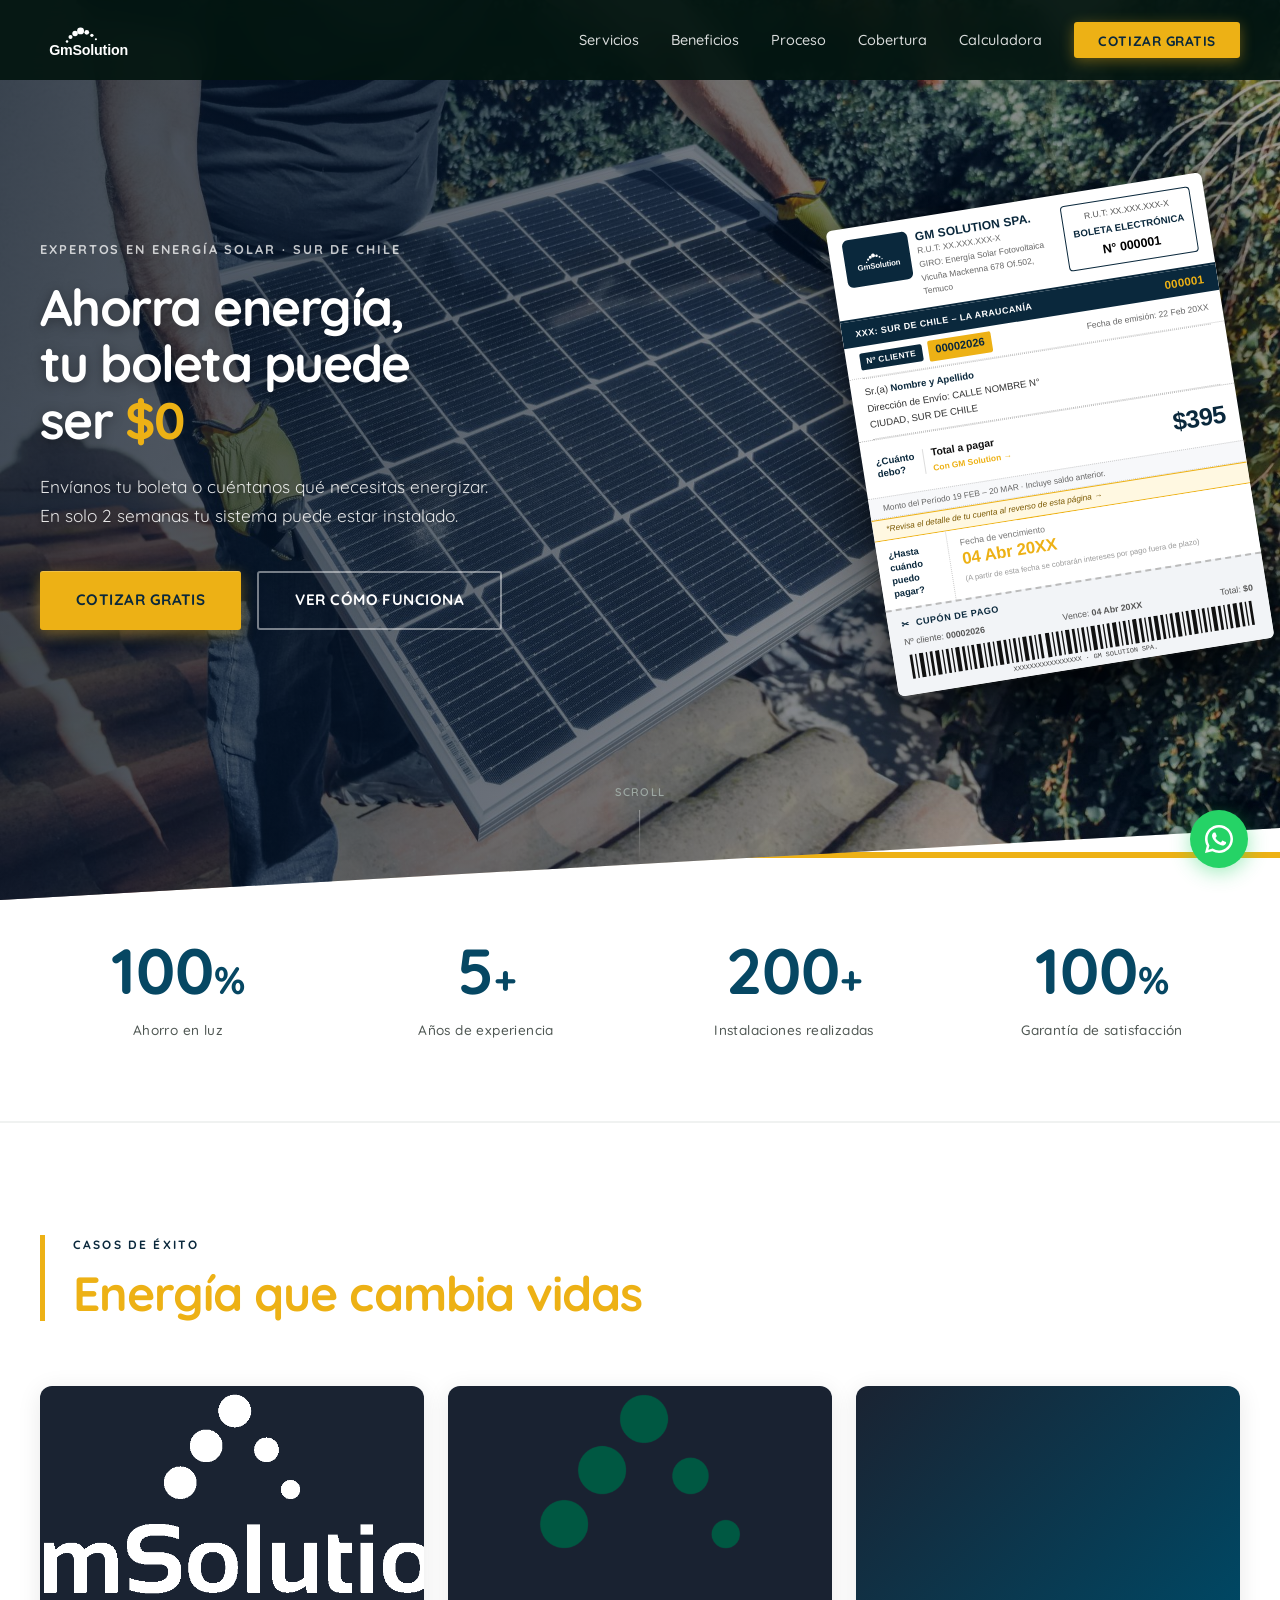
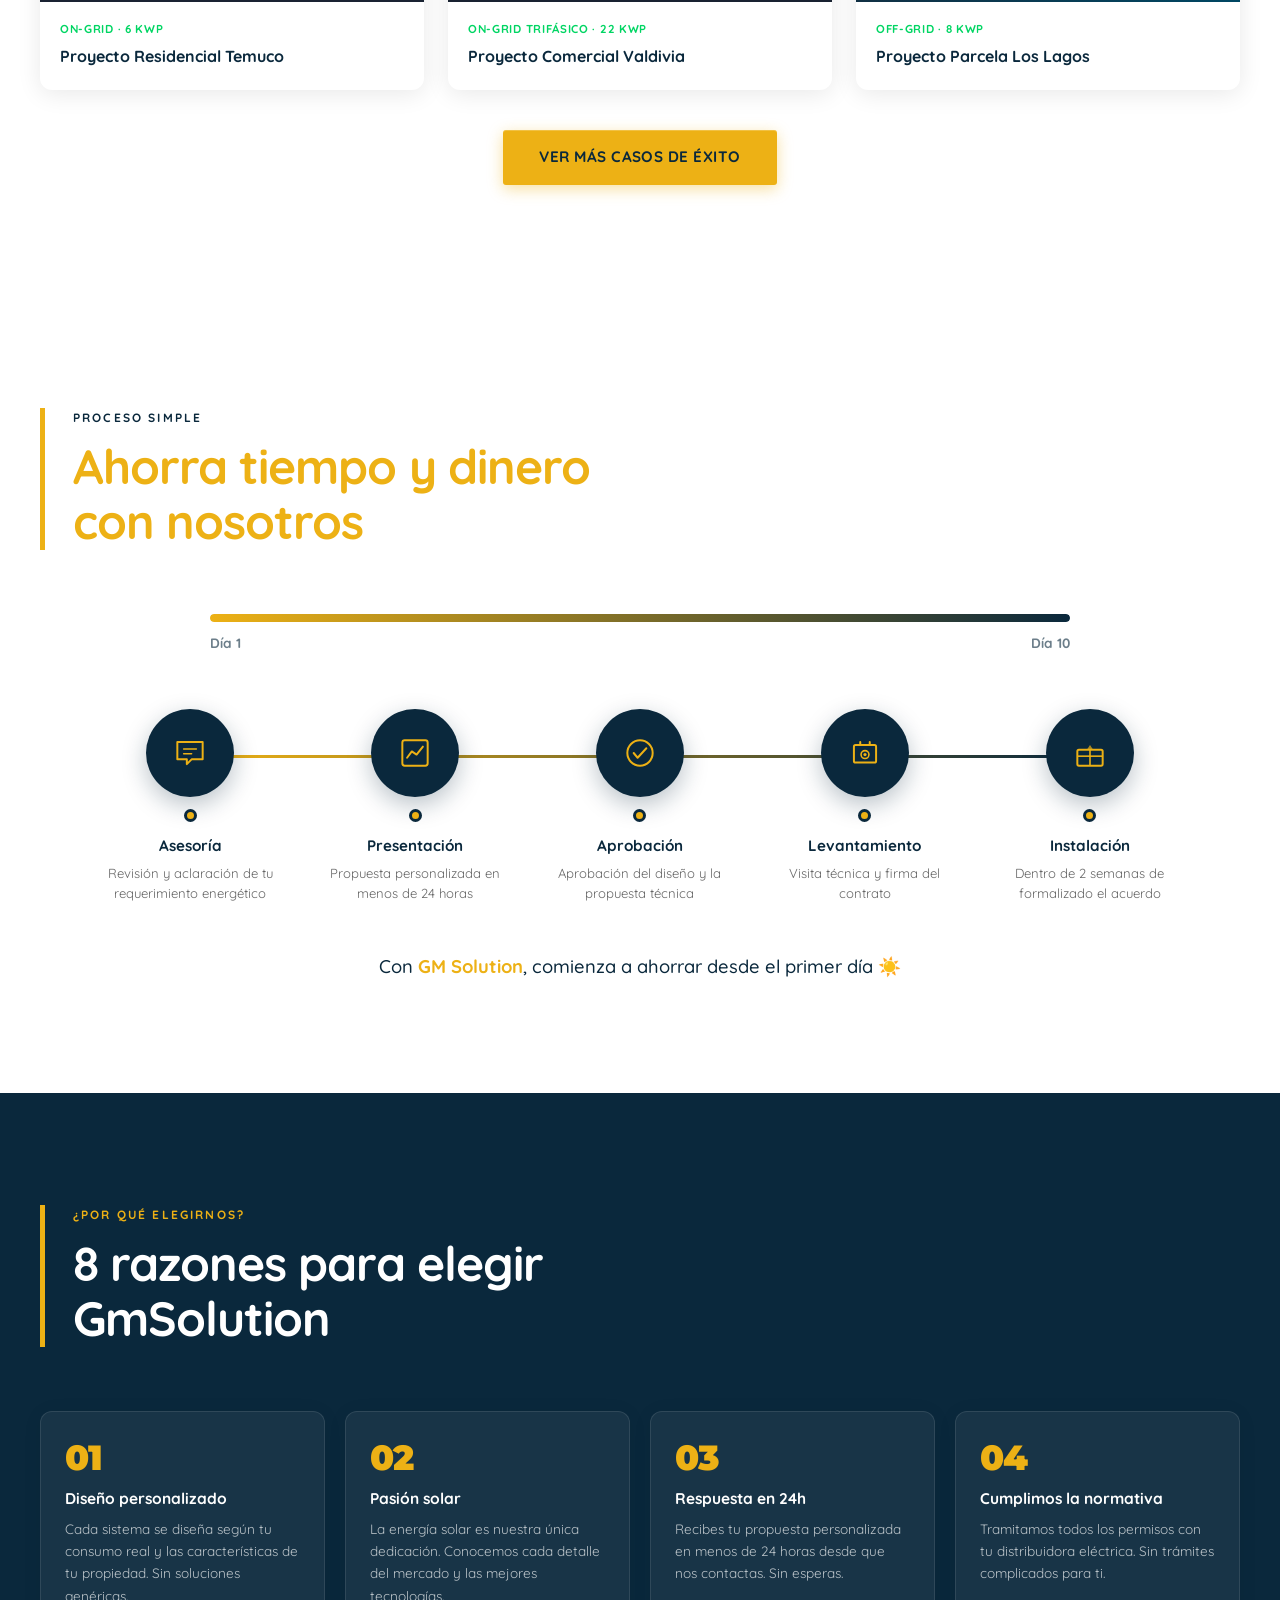
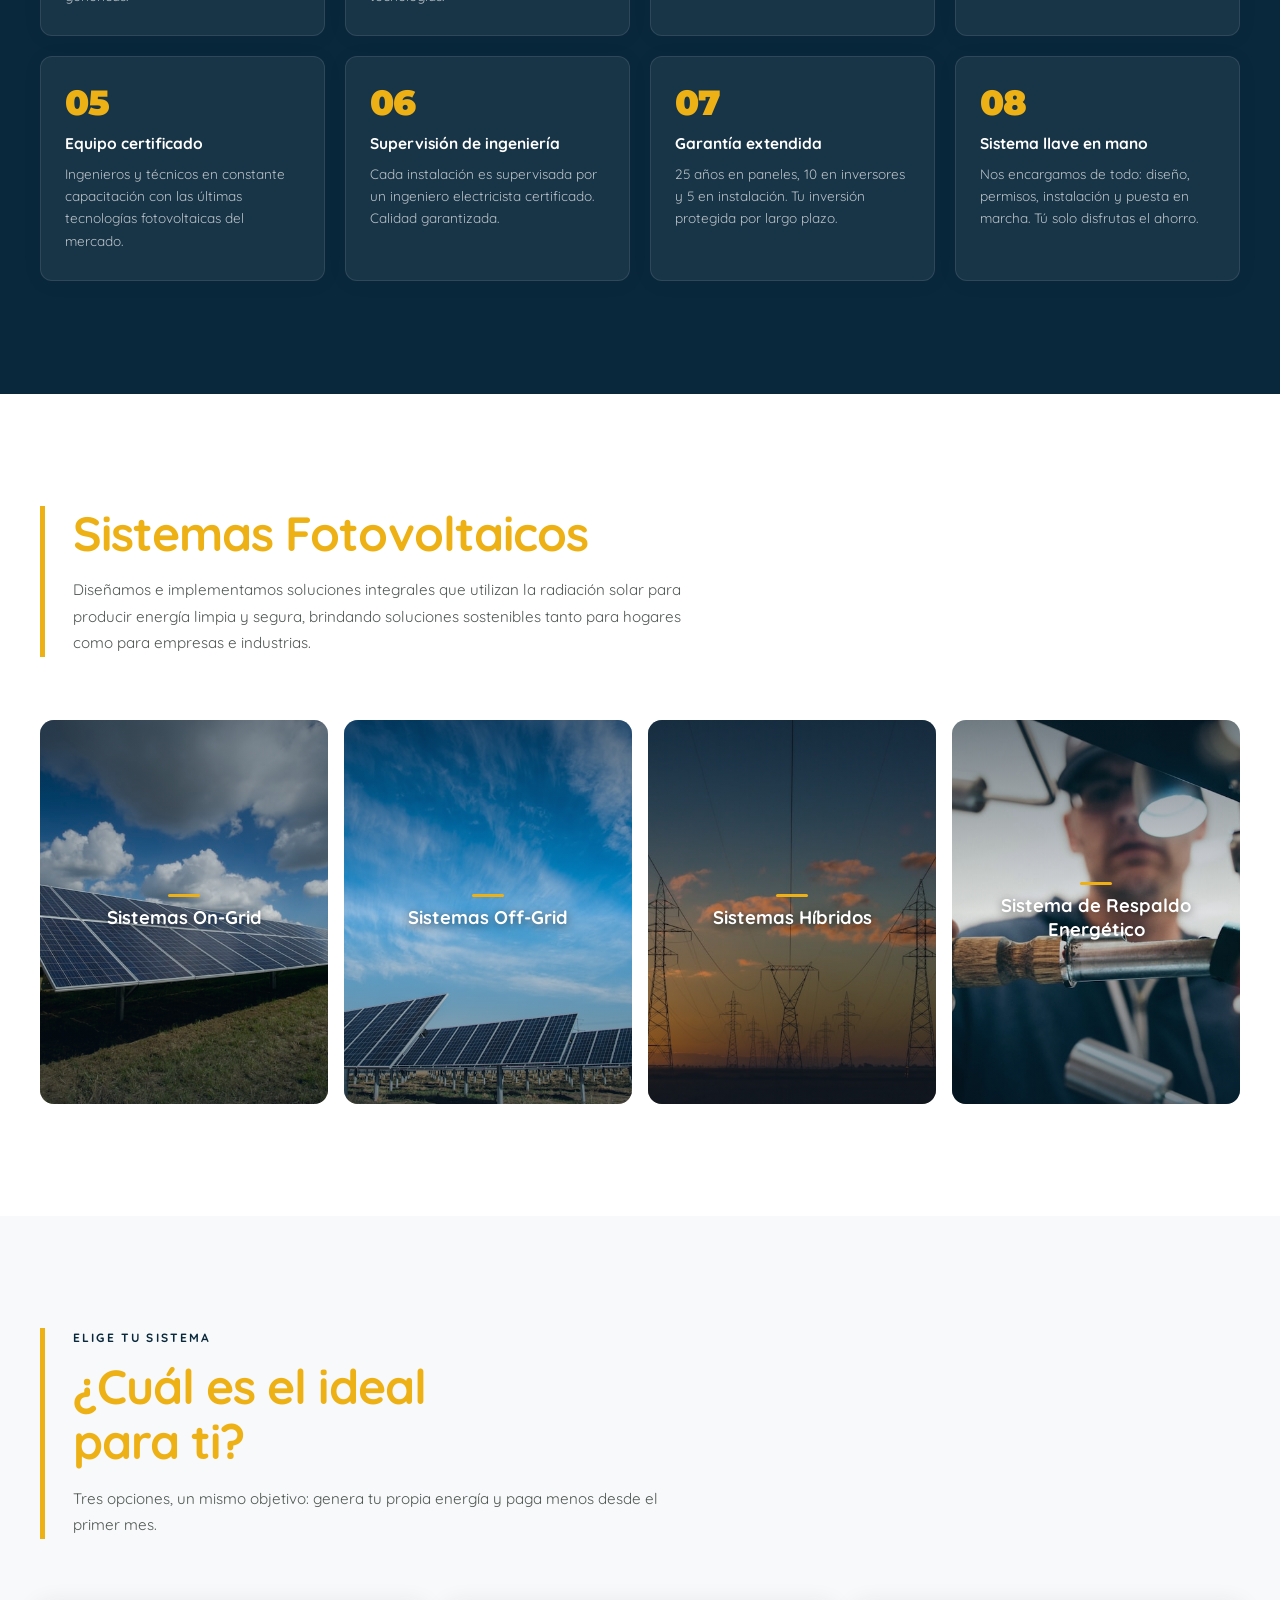
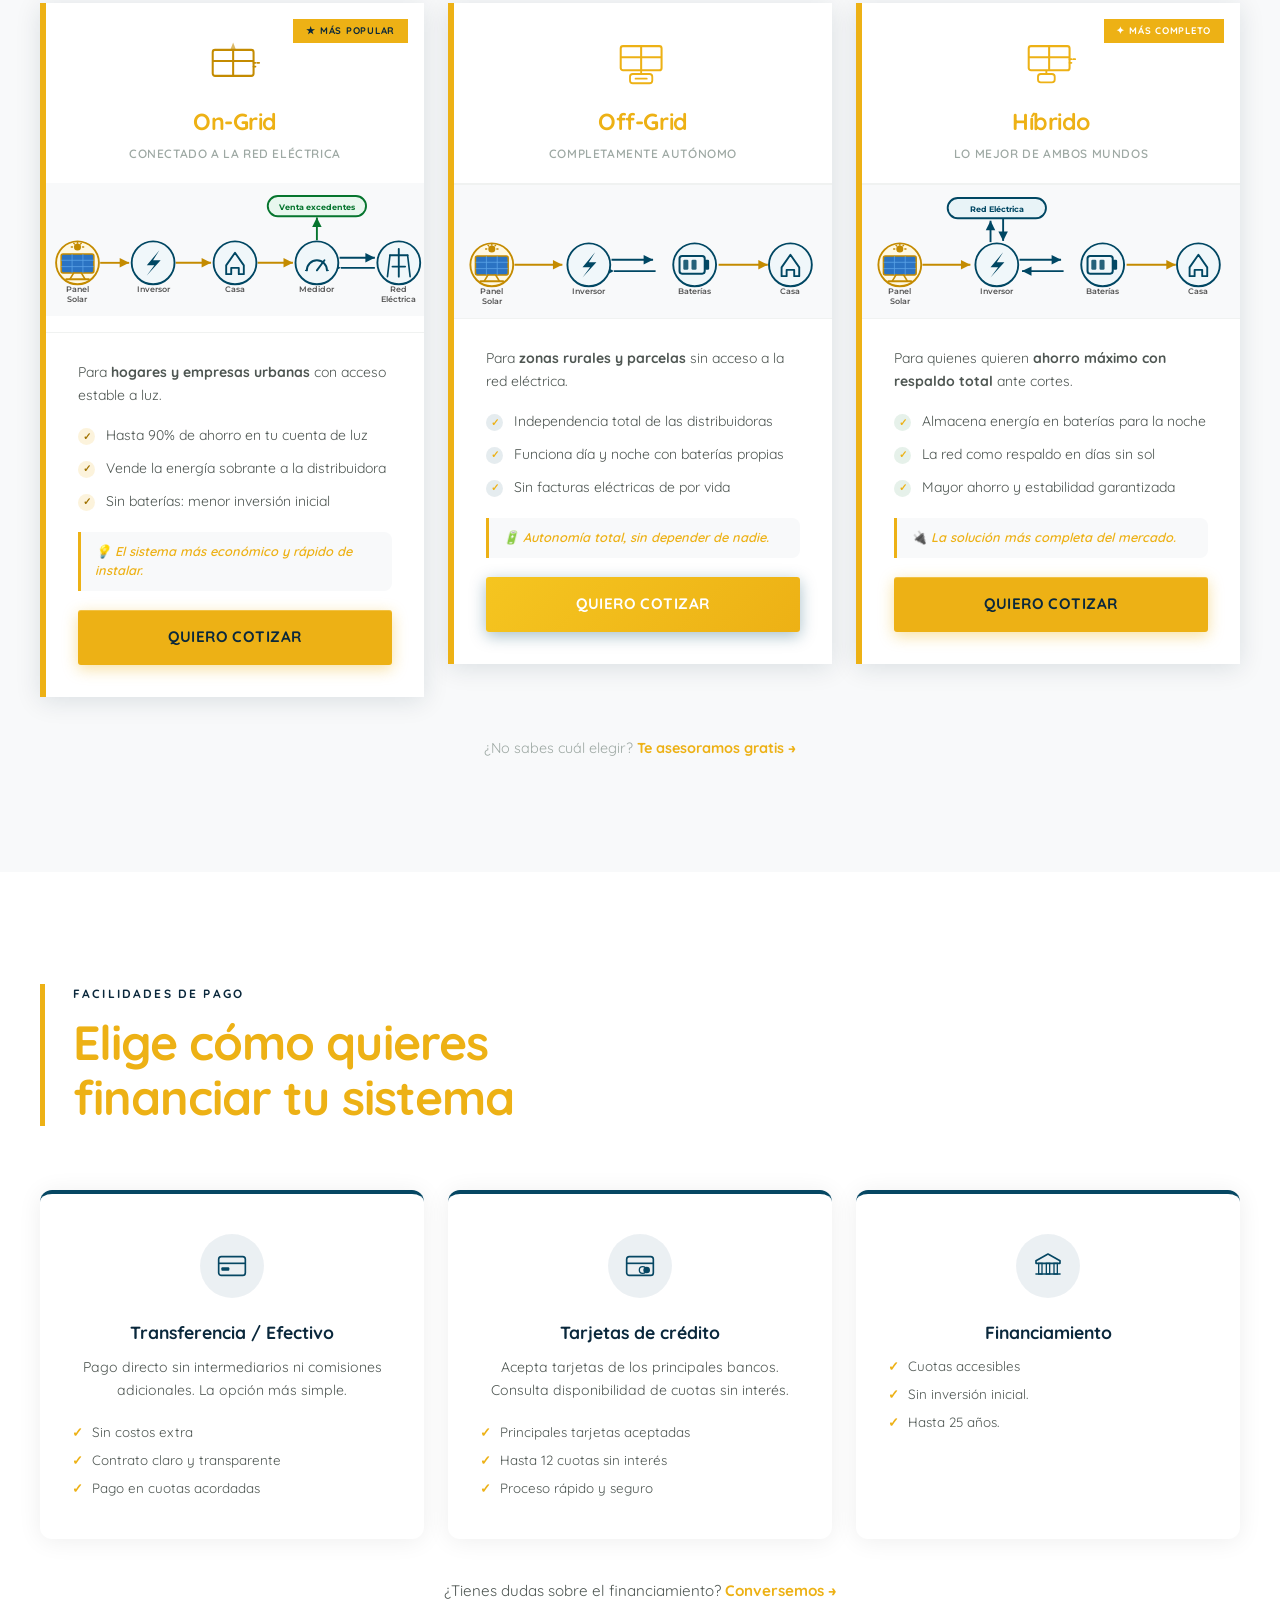
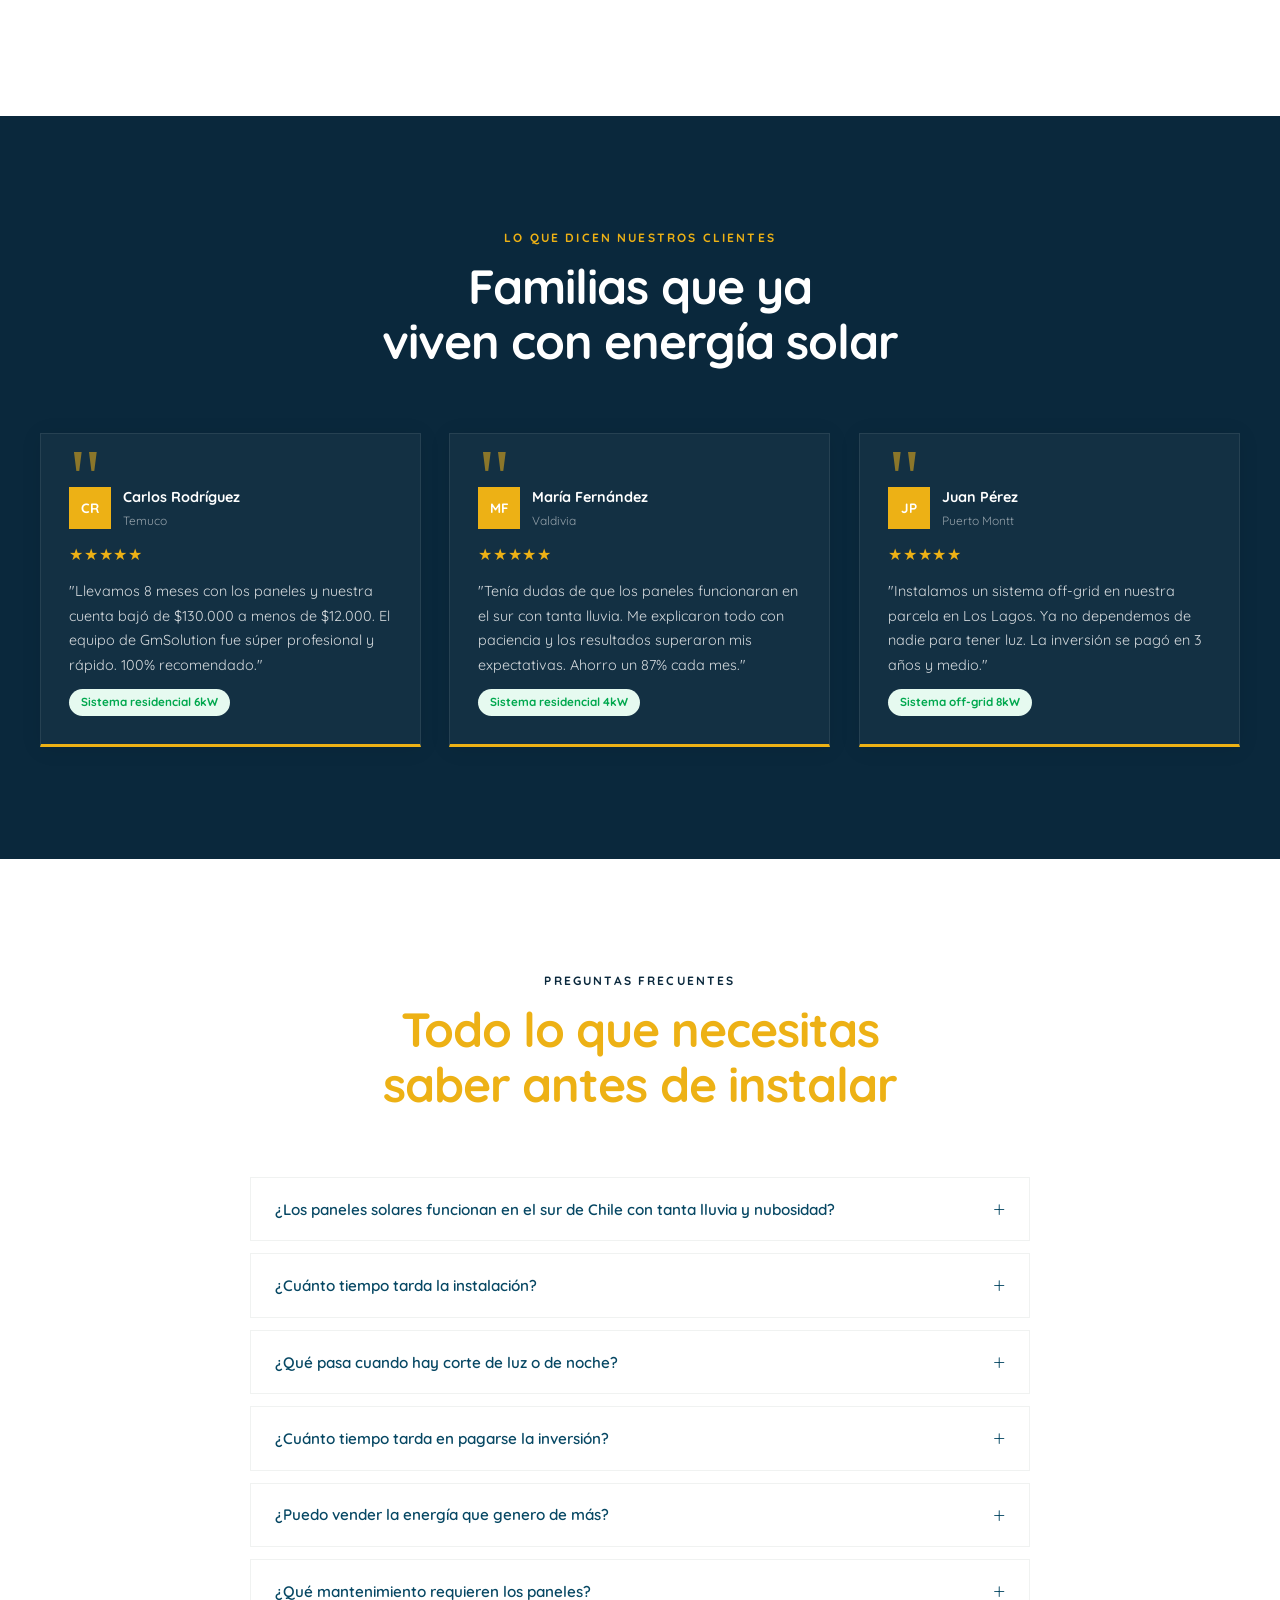
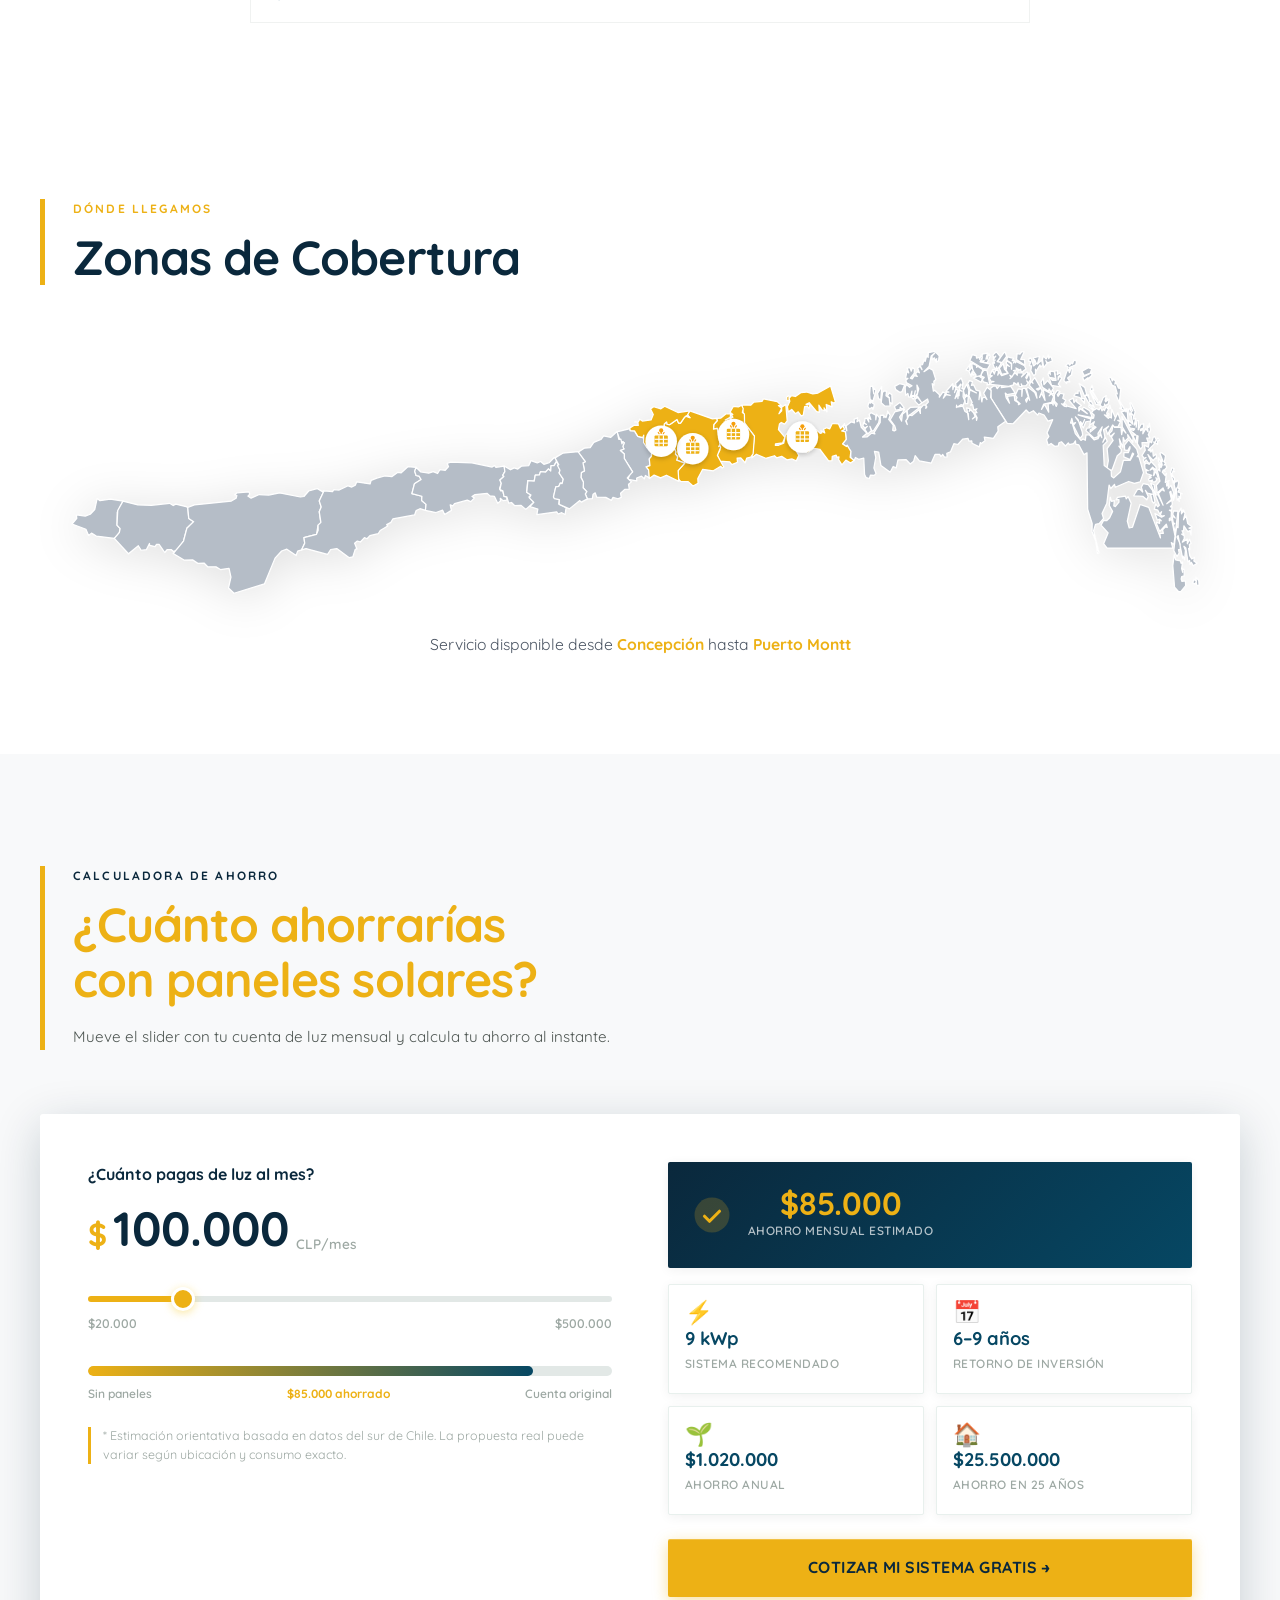
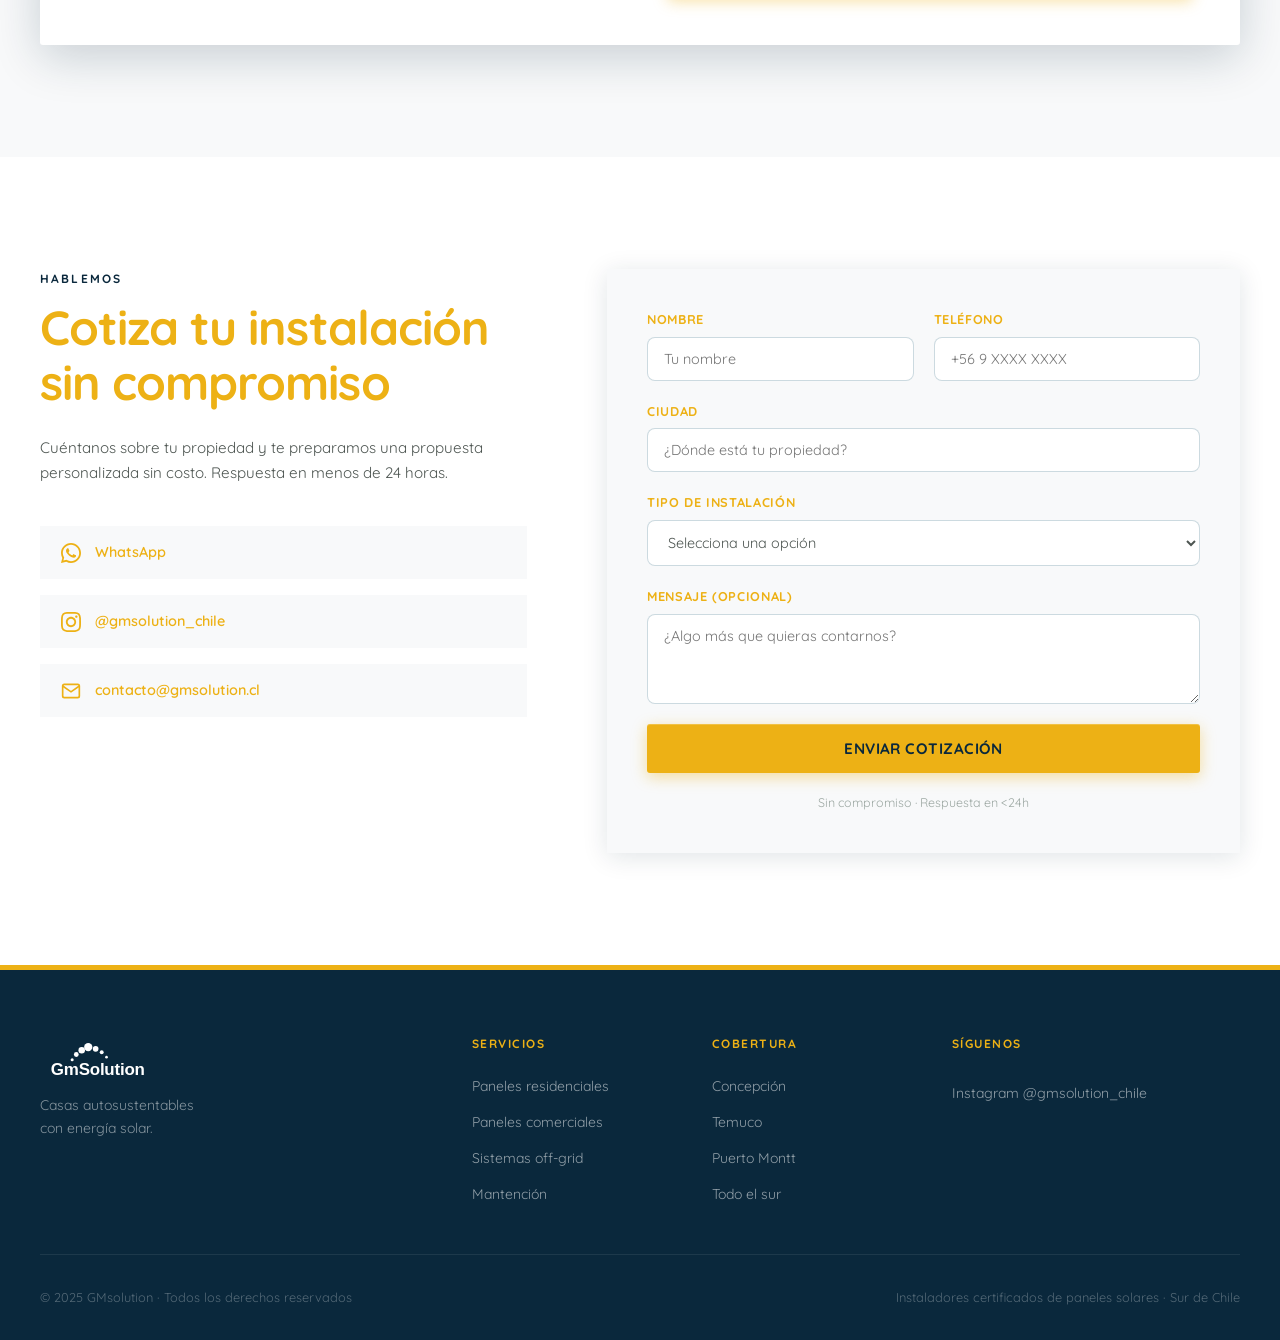
<file: index.html>
<!DOCTYPE html>
<html lang="es">
<head>
  <meta charset="UTF-8" />
  <meta name="viewport" content="width=device-width, initial-scale=1.0" />
  <title>GMsolution – Paneles Solares en el Sur de Chile</title>
  <link rel="preconnect" href="https://fonts.googleapis.com" />
  <link rel="preconnect" href="https://fonts.gstatic.com" crossorigin />
  <link href="https://fonts.googleapis.com/css2?family=Quicksand:wght@400;500;600;700&family=Montserrat:wght@300;400;600;700;900&display=swap" rel="stylesheet" />
  <link rel="stylesheet" href="styles.css" />
</head>
<body>

  <!-- NAV -->
  <nav class="nav" id="nav">
    <a href="#hero" class="nav__logo">
      <img src="assets/logo.svg" alt="GMsolution" class="nav__logo-img" />
    </a>
    <ul class="nav__links">
      <li><a href="#servicios">Servicios</a></li>
      <li><a href="#beneficios">Beneficios</a></li>
      <li><a href="#proceso">Proceso</a></li>
      <li><a href="#cobertura">Cobertura</a></li>
      <li><a href="#calculadora">Calculadora</a></li>
      <li><a href="#contacto" class="nav__cta">Cotizar gratis</a></li>
    </ul>
    <button class="nav__burger" id="burger" aria-label="Menú">
      <span></span><span></span><span></span>
    </button>
  </nav>

  <!-- MOBILE MENU -->
  <div class="mobile-menu" id="mobileMenu">
    <ul>
      <li><a href="#servicios" class="mobile-link">Servicios</a></li>
      <li><a href="#beneficios" class="mobile-link">Beneficios</a></li>
      <li><a href="#proceso" class="mobile-link">Proceso</a></li>
      <li><a href="#cobertura" class="mobile-link">Cobertura</a></li>
      <li><a href="#calculadora" class="mobile-link">Calculadora</a></li>
      <li><a href="#contacto" class="mobile-link">Cotizar gratis</a></li>
    </ul>
  </div>

  <!-- HERO -->
  <section class="hero" id="hero">
    <canvas class="hero__confetti" id="confettiCanvas"></canvas>
    <div class="hero__bg">
      <div class="hero__overlay"></div>
      <div class="hero__placeholder-img"></div>
    </div>

    <div class="hero__inner">
      <!-- Texto izquierda -->
      <div class="hero__content">
        <p class="hero__tag reveal-up">Expertos en energía solar · Sur de Chile</p>
        <h1 class="hero__title reveal-up">
          Ahorra energía,<br />
          tu boleta puede<br />
          ser <span>$0</span>
        </h1>
        <p class="hero__sub reveal-up">Envíanos tu boleta o cuéntanos qué necesitas energizar.<br />En solo 2 semanas tu sistema puede estar instalado.</p>
        <div class="hero__actions reveal-up">
          <a href="#contacto" class="btn btn--primary">Cotizar gratis</a>
          <a href="#proceso" class="btn btn--ghost">Ver cómo funciona</a>
        </div>
      </div>

      <!-- Boleta realista derecha -->
      <div class="hero__bill-side">
        <div class="bill-doc" id="billDoc">

          <!-- ENCABEZADO: logo izq | caja datos der -->
          <div class="bill-doc__head">
            <div class="bill-doc__logo-cell">
              <div class="bill-doc__logo-wrap">
                <img src="assets/logo.svg" alt="GM Solution" class="bill-doc__logo-img" />
              </div>
              <div class="bill-doc__company">
                <div class="bill-doc__company-name">GM SOLUTION SPA.</div>
                <div class="bill-doc__company-line">R.U.T: XX.XXX.XXX-X</div>
                <div class="bill-doc__company-line">GIRO: Energía Solar Fotovoltaica</div>
                <div class="bill-doc__company-line">Vicuña Mackenna 678 Of.502, Temuco</div>
              </div>
            </div>
            <div class="bill-doc__id-box">
              <div class="bill-doc__id-rut">R.U.T: XX.XXX.XXX-X</div>
              <div class="bill-doc__id-type">BOLETA ELECTRÓNICA</div>
              <div class="bill-doc__id-num">N° 000001</div>
            </div>
          </div>

          <!-- BARRA REGIÓN -->
          <div class="bill-doc__region">
            <span>XXX: SUR DE CHILE – LA ARAUCANÍA</span>
            <span class="bill-doc__region-num">000001</span>
          </div>

          <!-- FILA CLIENTE + EMISIÓN -->
          <div class="bill-doc__clientrow">
            <div class="bill-doc__clientrow-left">
              <span class="bill-doc__clientbadge">Nº CLIENTE</span>
              <span class="bill-doc__clientval">00002026</span>
            </div>
            <div class="bill-doc__clientrow-right">Fecha de emisión: 22 Feb 20XX</div>
          </div>

          <div class="bill-doc__sep"></div>

          <!-- DESTINATARIO -->
          <div class="bill-doc__recipient">
            <div>Sr.(a) <strong>Nombre y Apellido</strong></div>
            <div>Dirección de Envío: CALLE NOMBRE N°</div>
            <div>CIUDAD, SUR DE CHILE</div>
          </div>

          <div class="bill-doc__sep"></div>

          <!-- TOTAL -->
          <div class="bill-doc__total">
            <div class="bill-doc__total-q">¿Cuánto<br/>debo?</div>
            <div class="bill-doc__total-center">
              <div class="bill-doc__total-lbl">Total a pagar</div>
              <div class="bill-doc__total-sub">Con GM Solution →</div>
            </div>
            <div class="bill-doc__total-amount" id="heroCounter">$150.786</div>
          </div>

          <div class="bill-doc__period-row">
            Monto del Período 19 FEB – 20 MAR · Incluye saldo anterior.
          </div>

          <!-- NOTA AMARILLA -->
          <div class="bill-doc__yellownote">
            *Revisa el detalle de tu cuenta al reverso de esta página →
          </div>

          <!-- VENCIMIENTO -->
          <div class="bill-doc__due">
            <div class="bill-doc__due-q">¿Hasta cuándo<br/>puedo pagar?</div>
            <div class="bill-doc__due-box">
              <div class="bill-doc__due-lbl">Fecha de vencimiento</div>
              <div class="bill-doc__due-date">04 Abr 20XX</div>
              <div class="bill-doc__due-note">(A partir de esta fecha se cobrarán intereses por pago fuera de plazo)</div>
            </div>
          </div>

          <!-- CUPÓN -->
          <div class="bill-doc__coupon">
            <div class="bill-doc__coupon-title">✂ &nbsp;Cupón de pago</div>
            <div class="bill-doc__coupon-row">
              <span>Nº cliente: <strong>00002026</strong></span>
              <span>Vence: <strong>04 Abr 20XX</strong></span>
              <span>Total: <strong>$0</strong></span>
            </div>
            <svg class="bill-doc__barcode" viewBox="0 0 260 24" xmlns="http://www.w3.org/2000/svg" aria-hidden="true">
              <rect x="2" y="0" width="2" height="18" fill="#111"/><rect x="6" y="0" width="1" height="18" fill="#111"/><rect x="9" y="0" width="3" height="18" fill="#111"/><rect x="14" y="0" width="1" height="18" fill="#111"/><rect x="17" y="0" width="2" height="18" fill="#111"/><rect x="21" y="0" width="3" height="18" fill="#111"/><rect x="26" y="0" width="1" height="18" fill="#111"/><rect x="29" y="0" width="2" height="18" fill="#111"/><rect x="33" y="0" width="1" height="18" fill="#111"/><rect x="36" y="0" width="3" height="18" fill="#111"/><rect x="41" y="0" width="2" height="18" fill="#111"/><rect x="45" y="0" width="1" height="18" fill="#111"/><rect x="48" y="0" width="2" height="18" fill="#111"/><rect x="52" y="0" width="3" height="18" fill="#111"/><rect x="57" y="0" width="1" height="18" fill="#111"/><rect x="60" y="0" width="2" height="18" fill="#111"/><rect x="64" y="0" width="1" height="18" fill="#111"/><rect x="67" y="0" width="3" height="18" fill="#111"/><rect x="72" y="0" width="2" height="18" fill="#111"/><rect x="76" y="0" width="1" height="18" fill="#111"/><rect x="79" y="0" width="2" height="18" fill="#111"/><rect x="83" y="0" width="1" height="18" fill="#111"/><rect x="86" y="0" width="3" height="18" fill="#111"/><rect x="91" y="0" width="2" height="18" fill="#111"/><rect x="95" y="0" width="1" height="18" fill="#111"/><rect x="98" y="0" width="2" height="18" fill="#111"/><rect x="103" y="0" width="3" height="18" fill="#111"/><rect x="108" y="0" width="1" height="18" fill="#111"/><rect x="111" y="0" width="2" height="18" fill="#111"/><rect x="115" y="0" width="1" height="18" fill="#111"/><rect x="118" y="0" width="3" height="18" fill="#111"/><rect x="123" y="0" width="2" height="18" fill="#111"/><rect x="127" y="0" width="1" height="18" fill="#111"/><rect x="130" y="0" width="2" height="18" fill="#111"/><rect x="134" y="0" width="1" height="18" fill="#111"/><rect x="137" y="0" width="3" height="18" fill="#111"/><rect x="142" y="0" width="2" height="18" fill="#111"/><rect x="146" y="0" width="1" height="18" fill="#111"/><rect x="149" y="0" width="2" height="18" fill="#111"/><rect x="153" y="0" width="3" height="18" fill="#111"/><rect x="158" y="0" width="1" height="18" fill="#111"/><rect x="161" y="0" width="2" height="18" fill="#111"/><rect x="165" y="0" width="1" height="18" fill="#111"/><rect x="168" y="0" width="3" height="18" fill="#111"/><rect x="173" y="0" width="2" height="18" fill="#111"/><rect x="177" y="0" width="1" height="18" fill="#111"/><rect x="180" y="0" width="2" height="18" fill="#111"/><rect x="184" y="0" width="3" height="18" fill="#111"/><rect x="189" y="0" width="2" height="18" fill="#111"/><rect x="193" y="0" width="1" height="18" fill="#111"/><rect x="196" y="0" width="2" height="18" fill="#111"/><rect x="200" y="0" width="3" height="18" fill="#111"/><rect x="205" y="0" width="1" height="18" fill="#111"/><rect x="208" y="0" width="2" height="18" fill="#111"/><rect x="212" y="0" width="3" height="18" fill="#111"/><rect x="217" y="0" width="1" height="18" fill="#111"/><rect x="220" y="0" width="2" height="18" fill="#111"/><rect x="224" y="0" width="1" height="18" fill="#111"/><rect x="227" y="0" width="3" height="18" fill="#111"/><rect x="232" y="0" width="2" height="18" fill="#111"/><rect x="236" y="0" width="1" height="18" fill="#111"/><rect x="239" y="0" width="2" height="18" fill="#111"/><rect x="243" y="0" width="3" height="18" fill="#111"/><rect x="248" y="0" width="2" height="18" fill="#111"/><rect x="252" y="0" width="1" height="18" fill="#111"/><rect x="255" y="0" width="2" height="18" fill="#111"/>
              <text x="130" y="24" text-anchor="middle" font-family="monospace" font-size="5" fill="#444">XXXXXXXXXXXXXXXXX · GM SOLUTION SPA.</text>
            </svg>
          </div>

        </div>
      </div>
    </div>

    <div class="hero__scroll-hint">
      <span>Scroll</span>
      <div class="hero__scroll-line"></div>
    </div>
  </section>

  <!-- NÚMEROS -->
  <section class="stats">
    <div class="container">
      <div class="stats__grid">
        <div class="stat reveal-up">
          <span class="stat__num" data-target="100">0</span><span class="stat__unit">%</span>
          <p>Ahorro en luz</p>
        </div>
        <div class="stat reveal-up">
          <span class="stat__num" data-target="5">0</span><span class="stat__unit">+</span>
          <p>Años de experiencia</p>
        </div>
        <div class="stat reveal-up">
          <span class="stat__num" data-target="200">0</span><span class="stat__unit">+</span>
          <p>Instalaciones realizadas</p>
        </div>
        <div class="stat reveal-up">
          <span class="stat__num" data-target="100">0</span><span class="stat__unit">%</span>
          <p>Garantía de satisfacción</p>
        </div>
      </div>
    </div>
  </section>

  <!-- CASOS DE ÉXITO -->
  <section class="section casos" id="casos">
    <div class="container">
      <div class="section-header reveal-up">
        <p class="section-tag">Casos de éxito</p>
        <h2 class="section-title">Energía que cambia vidas</h2>
      </div>
      <div class="casos__grid">

        <div class="caso-card reveal-up">
          <div class="caso-card__thumb">
            <img src="assets/gallery1.png" alt="Proyecto residencial Temuco" loading="lazy" />
            <div class="caso-card__play">
              <svg viewBox="0 0 24 24" fill="currentColor" width="36" height="36"><path d="M8 5v14l11-7z"/></svg>
            </div>
          </div>
          <div class="caso-card__body">
            <p class="caso-card__tag">On-Grid · 6 kWp</p>
            <h3 class="caso-card__title">Proyecto Residencial Temuco</h3>
          </div>
        </div>

        <div class="caso-card reveal-up">
          <div class="caso-card__thumb">
            <img src="assets/gallery2.png" alt="Proyecto comercial Valdivia" loading="lazy" />
            <div class="caso-card__play">
              <svg viewBox="0 0 24 24" fill="currentColor" width="36" height="36"><path d="M8 5v14l11-7z"/></svg>
            </div>
          </div>
          <div class="caso-card__body">
            <p class="caso-card__tag">On-Grid Trifásico · 22 kWp</p>
            <h3 class="caso-card__title">Proyecto Comercial Valdivia</h3>
          </div>
        </div>

        <div class="caso-card reveal-up">
          <div class="caso-card__thumb">
            <div class="caso-card__placeholder"></div>
            <div class="caso-card__play">
              <svg viewBox="0 0 24 24" fill="currentColor" width="36" height="36"><path d="M8 5v14l11-7z"/></svg>
            </div>
          </div>
          <div class="caso-card__body">
            <p class="caso-card__tag">Off-Grid · 8 kWp</p>
            <h3 class="caso-card__title">Proyecto Parcela Los Lagos</h3>
          </div>
        </div>

      </div>
      <div class="casos__cta reveal-up">
        <a href="#contacto" class="btn btn--primary">Ver más casos de éxito</a>
      </div>
    </div>
  </section>

  <!-- TIMELINE PROCESO RÁPIDO -->
  <section class="section timeline-section" id="beneficios">
    <div class="container">
      <div class="section-header reveal-up">
        <p class="section-tag">Proceso simple</p>
        <h2 class="section-title">Ahorra tiempo y dinero<br/>con nosotros</h2>
      </div>

      <!-- Barra de días -->
      <div class="tl-bar reveal-up">
        <div class="tl-bar__track">
          <div class="tl-bar__fill"></div>
        </div>
        <div class="tl-bar__labels">
          <span>Día 1</span>
          <span>Día 10</span>
        </div>
      </div>

      <!-- Pasos -->
      <div class="tl-steps reveal-up">

        <div class="tl-step">
          <div class="tl-step__icon">
            <svg viewBox="0 0 48 48" fill="none" xmlns="http://www.w3.org/2000/svg">
              <path d="M8 10h32v22H26l-6 6v-6H8V10Z" stroke="currentColor" stroke-width="2.5" stroke-linejoin="round"/>
              <line x1="16" y1="19" x2="32" y2="19" stroke="currentColor" stroke-width="2" stroke-linecap="round"/>
              <line x1="16" y1="25" x2="26" y2="25" stroke="currentColor" stroke-width="2" stroke-linecap="round"/>
            </svg>
          </div>
          <div class="tl-step__dot"></div>
          <div class="tl-step__body">
            <h4>Asesoría</h4>
            <p>Revisión y aclaración de tu requerimiento energético</p>
          </div>
        </div>

        <div class="tl-step">
          <div class="tl-step__icon">
            <svg viewBox="0 0 48 48" fill="none" xmlns="http://www.w3.org/2000/svg">
              <rect x="8" y="8" width="32" height="32" rx="3" stroke="currentColor" stroke-width="2.5"/>
              <polyline points="14,30 20,22 26,26 34,16" stroke="currentColor" stroke-width="2.5" stroke-linecap="round" stroke-linejoin="round"/>
            </svg>
          </div>
          <div class="tl-step__dot"></div>
          <div class="tl-step__body">
            <h4>Presentación</h4>
            <p>Propuesta personalizada en menos de 24 horas</p>
          </div>
        </div>

        <div class="tl-step">
          <div class="tl-step__icon">
            <svg viewBox="0 0 48 48" fill="none" xmlns="http://www.w3.org/2000/svg">
              <circle cx="24" cy="24" r="16" stroke="currentColor" stroke-width="2.5"/>
              <polyline points="16,24 21,30 32,18" stroke="currentColor" stroke-width="2.5" stroke-linecap="round" stroke-linejoin="round"/>
            </svg>
          </div>
          <div class="tl-step__dot"></div>
          <div class="tl-step__body">
            <h4>Aprobación</h4>
            <p>Aprobación del diseño y la propuesta técnica</p>
          </div>
        </div>

        <div class="tl-step">
          <div class="tl-step__icon">
            <svg viewBox="0 0 48 48" fill="none" xmlns="http://www.w3.org/2000/svg">
              <rect x="10" y="14" width="28" height="22" rx="2" stroke="currentColor" stroke-width="2.5"/>
              <path d="M18 14v-4M30 14v-4" stroke="currentColor" stroke-width="2.5" stroke-linecap="round"/>
              <circle cx="24" cy="26" r="5" stroke="currentColor" stroke-width="2"/>
              <circle cx="24" cy="26" r="2" fill="currentColor"/>
            </svg>
          </div>
          <div class="tl-step__dot"></div>
          <div class="tl-step__body">
            <h4>Levantamiento</h4>
            <p>Visita técnica y firma del contrato</p>
          </div>
        </div>

        <div class="tl-step">
          <div class="tl-step__icon">
            <svg viewBox="0 0 48 48" fill="none" xmlns="http://www.w3.org/2000/svg">
              <rect x="8" y="20" width="32" height="20" rx="2" stroke="currentColor" stroke-width="2.5"/>
              <line x1="8" y1="28" x2="40" y2="28" stroke="currentColor" stroke-width="2"/>
              <line x1="24" y1="20" x2="24" y2="40" stroke="currentColor" stroke-width="2"/>
              <path d="M24 14L20 20H28L24 14Z" fill="currentColor" opacity=".7"/>
            </svg>
          </div>
          <div class="tl-step__dot"></div>
          <div class="tl-step__body">
            <h4>Instalación</h4>
            <p>Dentro de 2 semanas de formalizado el acuerdo</p>
          </div>
        </div>

      </div>

      <p class="tl-footer reveal-up">Con <strong>GM Solution</strong>, comienza a ahorrar desde el primer día ☀️</p>
    </div>
  </section>

  <!-- ¿POR QUÉ ELEGIRNOS? -->
  <section class="section section--navy" id="porque">
    <div class="container">
      <div class="section-header reveal-up">
        <p class="section-tag">¿Por qué elegirnos?</p>
        <h2 class="section-title">8 razones para elegir<br />GmSolution</h2>
      </div>
      <div class="why__grid">
        <div class="why-card reveal-up">
          <div class="why-card__num">01</div>
          <h3>Diseño personalizado</h3>
          <p>Cada sistema se diseña según tu consumo real y las características de tu propiedad. Sin soluciones genéricas.</p>
        </div>
        <div class="why-card reveal-up">
          <div class="why-card__num">02</div>
          <h3>Pasión solar</h3>
          <p>La energía solar es nuestra única dedicación. Conocemos cada detalle del mercado y las mejores tecnologías.</p>
        </div>
        <div class="why-card reveal-up">
          <div class="why-card__num">03</div>
          <h3>Respuesta en 24h</h3>
          <p>Recibes tu propuesta personalizada en menos de 24 horas desde que nos contactas. Sin esperas.</p>
        </div>
        <div class="why-card reveal-up">
          <div class="why-card__num">04</div>
          <h3>Cumplimos la normativa</h3>
          <p>Tramitamos todos los permisos con tu distribuidora eléctrica. Sin trámites complicados para ti.</p>
        </div>
        <div class="why-card reveal-up">
          <div class="why-card__num">05</div>
          <h3>Equipo certificado</h3>
          <p>Ingenieros y técnicos en constante capacitación con las últimas tecnologías fotovoltaicas del mercado.</p>
        </div>
        <div class="why-card reveal-up">
          <div class="why-card__num">06</div>
          <h3>Supervisión de ingeniería</h3>
          <p>Cada instalación es supervisada por un ingeniero electricista certificado. Calidad garantizada.</p>
        </div>
        <div class="why-card reveal-up">
          <div class="why-card__num">07</div>
          <h3>Garantía extendida</h3>
          <p>25 años en paneles, 10 en inversores y 5 en instalación. Tu inversión protegida por largo plazo.</p>
        </div>
        <div class="why-card reveal-up">
          <div class="why-card__num">08</div>
          <h3>Sistema llave en mano</h3>
          <p>Nos encargamos de todo: diseño, permisos, instalación y puesta en marcha. Tú solo disfrutas el ahorro.</p>
        </div>
      </div>
    </div>
  </section>

  <!-- SISTEMAS FOTOVOLTAICOS -->
  <section class="section" id="fotovoltaicos">
    <div class="container">
      <div class="section-header reveal-up">
        <h2 class="section-title">Sistemas Fotovoltaicos</h2>
        <p class="section-desc">Diseñamos e implementamos soluciones integrales que utilizan la radiación solar para producir energía limpia y segura, brindando soluciones sostenibles tanto para hogares como para empresas e industrias.</p>
      </div>
      <div class="fotov-grid reveal-up">

        <div class="fotov-card">
          <img src="assets/solar-ongrid.jpg" alt="Sistemas On-Grid" loading="lazy"/>
          <div class="fotov-card__overlay">
            <h3 class="fotov-card__title">Sistemas On-Grid</h3>
          </div>
        </div>

        <div class="fotov-card">
          <img src="assets/solar-offgrid.jpg" alt="Sistemas Off-Grid" loading="lazy"/>
          <div class="fotov-card__overlay">
            <h3 class="fotov-card__title">Sistemas Off-Grid</h3>
          </div>
        </div>

        <div class="fotov-card">
          <img src="assets/solar-hibrido.jpg" alt="Sistemas Híbridos" loading="lazy"/>
          <div class="fotov-card__overlay">
            <h3 class="fotov-card__title">Sistemas Híbridos</h3>
          </div>
        </div>

        <div class="fotov-card">
          <img src="assets/solar-respaldo.jpg" alt="Sistema de Respaldo Energético" loading="lazy"/>
          <div class="fotov-card__overlay">
            <h3 class="fotov-card__title">Sistema de Respaldo Energético</h3>
          </div>
        </div>

      </div>
    </div>
  </section>

  <!-- SISTEMAS SOLARES -->
  <section class="section section--gray" id="sistemas">
    <div class="container">
      <div class="section-header reveal-up">
        <p class="section-tag">Elige tu sistema</p>
        <h2 class="section-title">¿Cuál es el ideal<br />para ti?</h2>
        <p class="section-desc">Tres opciones, un mismo objetivo: genera tu propia energía y paga menos desde el primer mes.</p>
      </div>
      <div class="sist-grid">

        <!-- ON-GRID -->
        <div class="sist-card sist-card--gold reveal-up">
          <div class="sist-card__pop">★ Más popular</div>
          <div class="sist-card__head">
            <div class="sist-card__icon">
              <svg viewBox="0 0 56 56" fill="none" xmlns="http://www.w3.org/2000/svg">
                <rect x="4" y="16" width="44" height="28" rx="2.5" stroke="currentColor" stroke-width="2.2"/>
                <line x1="4" y1="28" x2="48" y2="28" stroke="currentColor" stroke-width="2.2"/>
                <line x1="26" y1="16" x2="26" y2="44" stroke="currentColor" stroke-width="2.2"/>
                <path d="M26 8l-3 8h6l-3-8z" fill="currentColor" opacity=".6"/>
                <line x1="48" y1="30" x2="54" y2="30" stroke="currentColor" stroke-width="2" stroke-linecap="round" stroke-dasharray="2 2"/>
                <line x1="48" y1="34" x2="52" y2="34" stroke="currentColor" stroke-width="2" stroke-linecap="round" stroke-dasharray="2 2"/>
              </svg>
            </div>
            <h3>On-Grid</h3>
            <p>Conectado a la red eléctrica</p>
            <!-- Diagrama de flujo On-Grid -->
            <div class="sist-flow-wrap">
            <svg class="sist-flow" viewBox="0 0 300 96" fill="none" xmlns="http://www.w3.org/2000/svg" aria-label="Flujo del sistema On-Grid">
              <defs>
                <marker id="og-ag" markerWidth="7" markerHeight="7" refX="6" refY="3.5" orient="auto">
                  <path d="M1,1 L6,3.5 L1,6 Z" fill="#c48b00"/>
                </marker>
                <marker id="og-at" markerWidth="7" markerHeight="7" refX="6" refY="3.5" orient="auto">
                  <path d="M1,1 L6,3.5 L1,6 Z" fill="#004763"/>
                </marker>
                <marker id="og-atr" markerWidth="7" markerHeight="7" refX="1" refY="3.5" orient="auto">
                  <path d="M6,1 L1,3.5 L6,6 Z" fill="#004763"/>
                </marker>
                <marker id="og-agr" markerWidth="7" markerHeight="7" refX="6" refY="3.5" orient="auto">
                  <path d="M1,1 L6,3.5 L1,6 Z" fill="#06752E"/>
                </marker>
              </defs>
              <!-- Flechas -->
              <line x1="43" y1="57" x2="66" y2="57" stroke="#c48b00" stroke-width="1.5" marker-end="url(#og-ag)"/>
              <line x1="103" y1="57" x2="131" y2="57" stroke="#c48b00" stroke-width="1.5" marker-end="url(#og-ag)"/>
              <line x1="168" y1="57" x2="196" y2="57" stroke="#c48b00" stroke-width="1.5" marker-end="url(#og-ag)"/>
              <line x1="233" y1="53" x2="261" y2="53" stroke="#004763" stroke-width="1.5" marker-end="url(#og-at)"/>
              <line x1="261" y1="61" x2="234" y2="61" stroke="#004763" stroke-width="1.5" marker-end="url(#og-atr)"/>
              <line x1="215" y1="39" x2="215" y2="21" stroke="#06752E" stroke-width="1.5" marker-end="url(#og-agr)"/>
              <!-- Badge Venta de Excedentes -->
              <rect x="176" y="4" width="78" height="16" rx="8" fill="#e8f7ee" stroke="#06752E" stroke-width="1.5"/>
              <text x="215" y="15" text-anchor="middle" font-family="Montserrat,sans-serif" font-size="6" font-weight="700" fill="#06752E">Venta excedentes</text>
              <!-- Panel Solar (cx=25) -->
              <circle cx="25" cy="57" r="17" fill="#fff8e1" stroke="#c48b00" stroke-width="1.5"/>
              <circle cx="25" cy="44.5" r="2.8" fill="#c48b00"/>
              <line x1="25" y1="40.5" x2="25" y2="41.4" stroke="#c48b00" stroke-width="1.1" stroke-linecap="round"/>
              <line x1="29" y1="44.5" x2="29.9" y2="44.5" stroke="#c48b00" stroke-width="1.1" stroke-linecap="round"/>
              <line x1="21" y1="44.5" x2="20.1" y2="44.5" stroke="#c48b00" stroke-width="1.1" stroke-linecap="round"/>
              <line x1="27.4" y1="42.1" x2="28.1" y2="41.4" stroke="#c48b00" stroke-width="1" stroke-linecap="round"/>
              <line x1="22.6" y1="42.1" x2="21.9" y2="41.4" stroke="#c48b00" stroke-width="1" stroke-linecap="round"/>
              <rect x="12" y="50" width="26" height="15" rx="1.5" fill="#1565c0" fill-opacity=".9" stroke="#c48b00" stroke-width="1.2"/>
              <line x1="12" y1="55" x2="38" y2="55" stroke="#5ba3e8" stroke-width=".7" opacity=".9"/>
              <line x1="12" y1="60" x2="38" y2="60" stroke="#5ba3e8" stroke-width=".7" opacity=".9"/>
              <line x1="20.7" y1="50" x2="20.7" y2="65" stroke="#5ba3e8" stroke-width=".7" opacity=".9"/>
              <line x1="29.3" y1="50" x2="29.3" y2="65" stroke="#5ba3e8" stroke-width=".7" opacity=".9"/>
              <line x1="22" y1="65" x2="19" y2="70" stroke="#c48b00" stroke-width="1.3" stroke-linecap="round"/>
              <line x1="28" y1="65" x2="31" y2="70" stroke="#c48b00" stroke-width="1.3" stroke-linecap="round"/>
              <line x1="16" y1="70" x2="34" y2="70" stroke="#c48b00" stroke-width="1.5" stroke-linecap="round"/>
              <!-- Inversor (cx=85) -->
              <circle cx="85" cy="57" r="17" fill="#f0f7fa" stroke="#004763" stroke-width="1.5"/>
              <path d="M90 47 L80 59 L86 59 L80 67 L91 55 L85 55 Z" fill="#004763"/>
              <!-- Casa (cx=150) -->
              <circle cx="150" cy="57" r="17" fill="#f0f7fa" stroke="#004763" stroke-width="1.5"/>
              <path d="M143 59 L150 49 L157 59 L157 66 L153 66 L153 61 L147 61 L147 66 L143 66 Z" fill="none" stroke="#004763" stroke-width="1.5" stroke-linejoin="round" stroke-linecap="round"/>
              <!-- Medidor (cx=215) -->
              <circle cx="215" cy="57" r="17" fill="#f0f7fa" stroke="#004763" stroke-width="1.5"/>
              <path d="M207 63 A8 8 0 0 1 223 63" fill="none" stroke="#004763" stroke-width="1.5" stroke-linecap="round"/>
              <line x1="215" y1="63" x2="221" y2="55" stroke="#004763" stroke-width="1.5" stroke-linecap="round"/>
              <line x1="207" y1="63" x2="206" y2="63" stroke="#004763" stroke-width="1" stroke-linecap="round"/>
              <line x1="223" y1="63" x2="224" y2="63" stroke="#004763" stroke-width="1" stroke-linecap="round"/>
              <!-- Red Eléctrica (cx=280) -->
              <circle cx="280" cy="57" r="17" fill="#f0f7fa" stroke="#004763" stroke-width="1.5"/>
              <line x1="280" y1="46" x2="280" y2="68" stroke="#004763" stroke-width="1.5" stroke-linecap="round"/>
              <line x1="273" y1="51" x2="287" y2="51" stroke="#004763" stroke-width="1.5" stroke-linecap="round"/>
              <line x1="275" y1="60" x2="285" y2="60" stroke="#004763" stroke-width="1.5" stroke-linecap="round"/>
              <line x1="273" y1="51" x2="271" y2="68" stroke="#004763" stroke-width="1.3" stroke-linecap="round"/>
              <line x1="287" y1="51" x2="289" y2="68" stroke="#004763" stroke-width="1.3" stroke-linecap="round"/>
              <!-- Etiquetas -->
              <text x="25" y="80" text-anchor="middle" font-family="Montserrat,sans-serif" font-size="6.5" font-weight="600" fill="#555">Panel</text>
              <text x="25" y="88" text-anchor="middle" font-family="Montserrat,sans-serif" font-size="6.5" font-weight="600" fill="#555">Solar</text>
              <text x="85" y="80" text-anchor="middle" font-family="Montserrat,sans-serif" font-size="6.5" font-weight="600" fill="#555">Inversor</text>
              <text x="150" y="80" text-anchor="middle" font-family="Montserrat,sans-serif" font-size="6.5" font-weight="600" fill="#555">Casa</text>
              <text x="215" y="80" text-anchor="middle" font-family="Montserrat,sans-serif" font-size="6.5" font-weight="600" fill="#555">Medidor</text>
              <text x="280" y="80" text-anchor="middle" font-family="Montserrat,sans-serif" font-size="6.5" font-weight="600" fill="#555">Red</text>
              <text x="280" y="88" text-anchor="middle" font-family="Montserrat,sans-serif" font-size="6.5" font-weight="600" fill="#555">Eléctrica</text>
            </svg>
            </div>
          </div>
          <div class="sist-card__body">
            <p class="sist-card__ideal">Para <strong>hogares y empresas urbanas</strong> con acceso estable a luz.</p>
            <ul class="sist-card__list">
              <li>Hasta 90% de ahorro en tu cuenta de luz</li>
              <li>Vende la energía sobrante a la distribuidora</li>
              <li>Sin baterías: menor inversión inicial</li>
            </ul>
            <p class="sist-card__note">💡 El sistema más económico y rápido de instalar.</p>
            <a href="#contacto" class="btn btn--primary btn--full">Quiero cotizar</a>
          </div>
        </div>

        <!-- OFF-GRID + HÍBRIDO -->

        <!-- OFF-GRID -->
        <div class="sist-card sist-card--teal reveal-up">
          <div class="sist-card__head">
            <div class="sist-card__icon">
              <svg viewBox="0 0 56 56" fill="none" xmlns="http://www.w3.org/2000/svg">
                <rect x="4" y="12" width="44" height="26" rx="2.5" stroke="currentColor" stroke-width="2.2"/>
                <line x1="4" y1="24" x2="48" y2="24" stroke="currentColor" stroke-width="2.2"/>
                <line x1="26" y1="12" x2="26" y2="38" stroke="currentColor" stroke-width="2.2"/>
                <rect x="14" y="42" width="24" height="10" rx="3" stroke="currentColor" stroke-width="2"/>
                <line x1="26" y1="38" x2="26" y2="42" stroke="currentColor" stroke-width="2"/>
                <line x1="20" y1="47" x2="32" y2="47" stroke="currentColor" stroke-width="2" stroke-linecap="round"/>
              </svg>
            </div>
            <h3>Off-Grid</h3>
            <p>Completamente autónomo</p>
          </div>
          <!-- Diagrama de flujo Off-Grid -->
          <div class="sist-flow-wrap">
          <svg class="sist-flow" viewBox="0 0 300 96" fill="none" xmlns="http://www.w3.org/2000/svg" aria-label="Flujo del sistema Off-Grid">
            <defs>
              <marker id="ofg-ag" markerWidth="7" markerHeight="7" refX="6" refY="3.5" orient="auto">
                <path d="M1,1 L6,3.5 L1,6 Z" fill="#c48b00"/>
              </marker>
              <marker id="ofg-at" markerWidth="7" markerHeight="7" refX="6" refY="3.5" orient="auto">
                <path d="M1,1 L6,3.5 L1,6 Z" fill="#004763"/>
              </marker>
              <marker id="ofg-atr" markerWidth="7" markerHeight="7" refX="1" refY="3.5" orient="auto">
                <path d="M6,1 L1,3.5 L6,6 Z" fill="#004763"/>
              </marker>
            </defs>
            <!-- Flechas -->
            <line x1="48" y1="57" x2="86" y2="57" stroke="#c48b00" stroke-width="1.5" marker-end="url(#ofg-ag)"/>
            <line x1="125" y1="53" x2="158" y2="53" stroke="#004763" stroke-width="1.5" marker-end="url(#ofg-at)"/>
            <line x1="160" y1="62" x2="127" y2="62" stroke="#004763" stroke-width="1.5" marker-end="url(#ofg-atr)"/>
            <line x1="210" y1="57" x2="249" y2="57" stroke="#c48b00" stroke-width="1.5" marker-end="url(#ofg-ag)"/>
            <!-- Panel Solar (cx=30) -->
            <circle cx="30" cy="57" r="17" fill="#fff8e1" stroke="#c48b00" stroke-width="1.5"/>
            <circle cx="30" cy="44.5" r="2.8" fill="#c48b00"/>
            <line x1="30" y1="40.5" x2="30" y2="41.4" stroke="#c48b00" stroke-width="1.1" stroke-linecap="round"/>
            <line x1="34" y1="44.5" x2="34.9" y2="44.5" stroke="#c48b00" stroke-width="1.1" stroke-linecap="round"/>
            <line x1="26" y1="44.5" x2="25.1" y2="44.5" stroke="#c48b00" stroke-width="1.1" stroke-linecap="round"/>
            <line x1="32.4" y1="42.1" x2="33.1" y2="41.4" stroke="#c48b00" stroke-width="1" stroke-linecap="round"/>
            <line x1="27.6" y1="42.1" x2="26.9" y2="41.4" stroke="#c48b00" stroke-width="1" stroke-linecap="round"/>
            <rect x="17" y="50" width="26" height="15" rx="1.5" fill="#1565c0" fill-opacity=".9" stroke="#c48b00" stroke-width="1.2"/>
            <line x1="17" y1="55" x2="43" y2="55" stroke="#5ba3e8" stroke-width=".7" opacity=".9"/>
            <line x1="17" y1="60" x2="43" y2="60" stroke="#5ba3e8" stroke-width=".7" opacity=".9"/>
            <line x1="25.7" y1="50" x2="25.7" y2="65" stroke="#5ba3e8" stroke-width=".7" opacity=".9"/>
            <line x1="34.3" y1="50" x2="34.3" y2="65" stroke="#5ba3e8" stroke-width=".7" opacity=".9"/>
            <line x1="27" y1="65" x2="24" y2="70" stroke="#c48b00" stroke-width="1.3" stroke-linecap="round"/>
            <line x1="33" y1="65" x2="36" y2="70" stroke="#c48b00" stroke-width="1.3" stroke-linecap="round"/>
            <line x1="21" y1="70" x2="39" y2="70" stroke="#c48b00" stroke-width="1.5" stroke-linecap="round"/>
            <!-- Inversor (cx=107) -->
            <circle cx="107" cy="57" r="17" fill="#f0f7fa" stroke="#004763" stroke-width="1.5"/>
            <path d="M112 47 L102 59 L108 59 L102 67 L113 55 L107 55 Z" fill="#004763"/>
            <!-- Baterías (cx=191) -->
            <circle cx="191" cy="57" r="17" fill="#f0f7fa" stroke="#004763" stroke-width="1.5"/>
            <rect x="179" y="50" width="20" height="14" rx="2" fill="none" stroke="#004763" stroke-width="1.6"/>
            <rect x="199" y="53" width="3.5" height="8" rx="1" fill="#004763"/>
            <rect x="182" y="53" width="4" height="8" rx="1" fill="#004763" opacity=".85"/>
            <rect x="188.5" y="53" width="4" height="8" rx="1" fill="#004763" opacity=".85"/>
            <!-- Casa (cx=267) -->
            <circle cx="267" cy="57" r="17" fill="#f0f7fa" stroke="#004763" stroke-width="1.5"/>
            <path d="M260 59 L267 49 L274 59 L274 66 L270 66 L270 61 L264 61 L264 66 L260 66 Z" fill="none" stroke="#004763" stroke-width="1.5" stroke-linejoin="round" stroke-linecap="round"/>
            <!-- Etiquetas -->
            <text x="30" y="80" text-anchor="middle" font-family="Montserrat,sans-serif" font-size="6.5" font-weight="600" fill="#555">Panel</text>
            <text x="30" y="88" text-anchor="middle" font-family="Montserrat,sans-serif" font-size="6.5" font-weight="600" fill="#555">Solar</text>
            <text x="107" y="80" text-anchor="middle" font-family="Montserrat,sans-serif" font-size="6.5" font-weight="600" fill="#555">Inversor</text>
            <text x="191" y="80" text-anchor="middle" font-family="Montserrat,sans-serif" font-size="6.5" font-weight="600" fill="#555">Baterías</text>
            <text x="267" y="80" text-anchor="middle" font-family="Montserrat,sans-serif" font-size="6.5" font-weight="600" fill="#555">Casa</text>
          </svg>
          </div>
          <div class="sist-card__body">
            <p class="sist-card__ideal">Para <strong>zonas rurales y parcelas</strong> sin acceso a la red eléctrica.</p>
            <ul class="sist-card__list">
              <li>Independencia total de las distribuidoras</li>
              <li>Funciona día y noche con baterías propias</li>
              <li>Sin facturas eléctricas de por vida</li>
            </ul>
            <p class="sist-card__note">🔋 Autonomía total, sin depender de nadie.</p>
            <a href="#contacto" class="btn btn--teal btn--full">Quiero cotizar</a>
          </div>
        </div>

        <!-- HÍBRIDO -->
        <div class="sist-card sist-card--green reveal-up">
          <div class="sist-card__pop sist-card__pop--green">✦ Más completo</div>
          <div class="sist-card__head">
            <div class="sist-card__icon">
              <svg viewBox="0 0 56 56" fill="none" xmlns="http://www.w3.org/2000/svg">
                <rect x="4" y="12" width="44" height="26" rx="2.5" stroke="currentColor" stroke-width="2.2"/>
                <line x1="4" y1="24" x2="48" y2="24" stroke="currentColor" stroke-width="2.2"/>
                <line x1="26" y1="12" x2="26" y2="38" stroke="currentColor" stroke-width="2.2"/>
                <rect x="14" y="42" width="18" height="9" rx="3" stroke="currentColor" stroke-width="2"/>
                <line x1="23" y1="38" x2="23" y2="42" stroke="currentColor" stroke-width="2"/>
                <line x1="48" y1="26" x2="54" y2="26" stroke="currentColor" stroke-width="2" stroke-linecap="round" stroke-dasharray="2 2"/>
                <line x1="48" y1="30" x2="52" y2="30" stroke="currentColor" stroke-width="2" stroke-linecap="round" stroke-dasharray="2 2"/>
              </svg>
            </div>
            <h3>Híbrido</h3>
            <p>Lo mejor de ambos mundos</p>
          </div>
          <!-- Diagrama de flujo Híbrido -->
          <div class="sist-flow-wrap">
          <svg class="sist-flow" viewBox="0 0 300 96" fill="none" xmlns="http://www.w3.org/2000/svg" aria-label="Flujo del sistema Híbrido">
            <defs>
              <marker id="hib-ag" markerWidth="7" markerHeight="7" refX="6" refY="3.5" orient="auto">
                <path d="M1,1 L6,3.5 L1,6 Z" fill="#c48b00"/>
              </marker>
              <marker id="hib-at" markerWidth="7" markerHeight="7" refX="6" refY="3.5" orient="auto">
                <path d="M1,1 L6,3.5 L1,6 Z" fill="#004763"/>
              </marker>
            </defs>
            <!-- Flechas horizontales -->
            <line x1="48" y1="57" x2="86" y2="57" stroke="#c48b00" stroke-width="1.5" marker-end="url(#hib-ag)"/>
            <line x1="125" y1="53" x2="158" y2="53" stroke="#004763" stroke-width="1.5" marker-end="url(#hib-at)"/>
            <line x1="160" y1="62" x2="127" y2="62" stroke="#004763" stroke-width="1.5" marker-end="url(#hib-at)"/>
            <line x1="210" y1="57" x2="249" y2="57" stroke="#c48b00" stroke-width="1.5" marker-end="url(#hib-ag)"/>
            <!-- Flechas verticales Inversor ↕ Red Eléctrica -->
            <line x1="102" y1="39" x2="102" y2="22" stroke="#004763" stroke-width="1.5" marker-end="url(#hib-at)"/>
            <line x1="112" y1="20" x2="112" y2="38" stroke="#004763" stroke-width="1.5" marker-end="url(#hib-at)"/>
            <!-- Badge Red Eléctrica -->
            <rect x="68" y="4" width="78" height="16" rx="8" fill="#e8f3f7" stroke="#004763" stroke-width="1.5"/>
            <text x="107" y="15" text-anchor="middle" font-family="Montserrat,sans-serif" font-size="6" font-weight="700" fill="#004763">Red Eléctrica</text>
            <!-- Panel Solar (cx=30) -->
            <circle cx="30" cy="57" r="17" fill="#fff8e1" stroke="#c48b00" stroke-width="1.5"/>
            <circle cx="30" cy="44.5" r="2.8" fill="#c48b00"/>
            <line x1="30" y1="40.5" x2="30" y2="41.4" stroke="#c48b00" stroke-width="1.1" stroke-linecap="round"/>
            <line x1="34" y1="44.5" x2="34.9" y2="44.5" stroke="#c48b00" stroke-width="1.1" stroke-linecap="round"/>
            <line x1="26" y1="44.5" x2="25.1" y2="44.5" stroke="#c48b00" stroke-width="1.1" stroke-linecap="round"/>
            <line x1="32.4" y1="42.1" x2="33.1" y2="41.4" stroke="#c48b00" stroke-width="1" stroke-linecap="round"/>
            <line x1="27.6" y1="42.1" x2="26.9" y2="41.4" stroke="#c48b00" stroke-width="1" stroke-linecap="round"/>
            <rect x="17" y="50" width="26" height="15" rx="1.5" fill="#1565c0" fill-opacity=".9" stroke="#c48b00" stroke-width="1.2"/>
            <line x1="17" y1="55" x2="43" y2="55" stroke="#5ba3e8" stroke-width=".7" opacity=".9"/>
            <line x1="17" y1="60" x2="43" y2="60" stroke="#5ba3e8" stroke-width=".7" opacity=".9"/>
            <line x1="25.7" y1="50" x2="25.7" y2="65" stroke="#5ba3e8" stroke-width=".7" opacity=".9"/>
            <line x1="34.3" y1="50" x2="34.3" y2="65" stroke="#5ba3e8" stroke-width=".7" opacity=".9"/>
            <line x1="27" y1="65" x2="24" y2="70" stroke="#c48b00" stroke-width="1.3" stroke-linecap="round"/>
            <line x1="33" y1="65" x2="36" y2="70" stroke="#c48b00" stroke-width="1.3" stroke-linecap="round"/>
            <line x1="21" y1="70" x2="39" y2="70" stroke="#c48b00" stroke-width="1.5" stroke-linecap="round"/>
            <!-- Inversor (cx=107) -->
            <circle cx="107" cy="57" r="17" fill="#f0f7fa" stroke="#004763" stroke-width="1.5"/>
            <path d="M112 47 L102 59 L108 59 L102 67 L113 55 L107 55 Z" fill="#004763"/>
            <!-- Baterías (cx=191) -->
            <circle cx="191" cy="57" r="17" fill="#f0f7fa" stroke="#004763" stroke-width="1.5"/>
            <rect x="179" y="50" width="20" height="14" rx="2" fill="none" stroke="#004763" stroke-width="1.6"/>
            <rect x="199" y="53" width="3.5" height="8" rx="1" fill="#004763"/>
            <rect x="182" y="53" width="4" height="8" rx="1" fill="#004763" opacity=".85"/>
            <rect x="188.5" y="53" width="4" height="8" rx="1" fill="#004763" opacity=".85"/>
            <!-- Casa (cx=267) -->
            <circle cx="267" cy="57" r="17" fill="#f0f7fa" stroke="#004763" stroke-width="1.5"/>
            <path d="M260 59 L267 49 L274 59 L274 66 L270 66 L270 61 L264 61 L264 66 L260 66 Z" fill="none" stroke="#004763" stroke-width="1.5" stroke-linejoin="round" stroke-linecap="round"/>
            <!-- Etiquetas -->
            <text x="30" y="80" text-anchor="middle" font-family="Montserrat,sans-serif" font-size="6.5" font-weight="600" fill="#555">Panel</text>
            <text x="30" y="88" text-anchor="middle" font-family="Montserrat,sans-serif" font-size="6.5" font-weight="600" fill="#555">Solar</text>
            <text x="107" y="80" text-anchor="middle" font-family="Montserrat,sans-serif" font-size="6.5" font-weight="600" fill="#555">Inversor</text>
            <text x="191" y="80" text-anchor="middle" font-family="Montserrat,sans-serif" font-size="6.5" font-weight="600" fill="#555">Baterías</text>
            <text x="267" y="80" text-anchor="middle" font-family="Montserrat,sans-serif" font-size="6.5" font-weight="600" fill="#555">Casa</text>
          </svg>
          </div>
          <div class="sist-card__body">
            <p class="sist-card__ideal">Para quienes quieren <strong>ahorro máximo con respaldo total</strong> ante cortes.</p>
            <ul class="sist-card__list">
              <li>Almacena energía en baterías para la noche</li>
              <li>La red como respaldo en días sin sol</li>
              <li>Mayor ahorro y estabilidad garantizada</li>
            </ul>
            <p class="sist-card__note">🔌 La solución más completa del mercado.</p>
            <a href="#contacto" class="btn btn--primary btn--full">Quiero cotizar</a>
          </div>
        </div>

      </div>
      <p class="sist-help reveal-up">¿No sabes cuál elegir? <a href="#contacto">Te asesoramos gratis →</a></p>
    </div>
  </section>

  <!-- GALERÍA -->
  <!-- ALTERNATIVAS DE PAGO -->
  <section class="section" id="pago">
    <div class="container">
      <div class="section-header reveal-up">
        <p class="section-tag">Facilidades de pago</p>
        <h2 class="section-title">Elige cómo quieres<br />financiar tu sistema</h2>
      </div>
      <div class="payment__grid">
        <div class="payment-card reveal-up">
          <div class="payment-card__icon">
            <svg viewBox="0 0 48 48" fill="none" xmlns="http://www.w3.org/2000/svg">
              <rect x="4" y="10" width="40" height="28" rx="4" stroke="currentColor" stroke-width="2.5"/>
              <line x1="4" y1="20" x2="44" y2="20" stroke="currentColor" stroke-width="2.5"/>
              <rect x="8" y="26" width="12" height="5" rx="1.5" fill="currentColor"/>
            </svg>
          </div>
          <h3>Transferencia / Efectivo</h3>
          <p>Pago directo sin intermediarios ni comisiones adicionales. La opción más simple.</p>
          <ul class="payment-card__list">
            <li>Sin costos extra</li>
            <li>Contrato claro y transparente</li>
            <li>Pago en cuotas acordadas</li>
          </ul>
        </div>
        <div class="payment-card reveal-up">
          <div class="payment-card__icon">
            <svg viewBox="0 0 48 48" fill="none" xmlns="http://www.w3.org/2000/svg">
              <rect x="4" y="10" width="40" height="28" rx="4" stroke="currentColor" stroke-width="2.5"/>
              <line x1="4" y1="20" x2="44" y2="20" stroke="currentColor" stroke-width="2.5"/>
              <circle cx="34" cy="30" r="5" fill="currentColor"/>
              <circle cx="28" cy="30" r="5" stroke="currentColor" stroke-width="2" fill="none"/>
            </svg>
          </div>
          <h3>Tarjetas de crédito</h3>
          <p>Acepta tarjetas de los principales bancos. Consulta disponibilidad de cuotas sin interés.</p>
          <ul class="payment-card__list">
            <li>Principales tarjetas aceptadas</li>
            <li>Hasta 12 cuotas sin interés</li>
            <li>Proceso rápido y seguro</li>
          </ul>
        </div>
        <div class="payment-card reveal-up">
          <div class="payment-card__icon">
            <svg viewBox="0 0 48 48" fill="none" xmlns="http://www.w3.org/2000/svg">
              <path d="M24 6L6 16v4h36v-4L24 6Z" stroke="currentColor" stroke-width="2.5" stroke-linejoin="round"/>
              <rect x="10" y="20" width="5" height="16" stroke="currentColor" stroke-width="2"/>
              <rect x="21.5" y="20" width="5" height="16" stroke="currentColor" stroke-width="2"/>
              <rect x="33" y="20" width="5" height="16" stroke="currentColor" stroke-width="2"/>
              <line x1="6" y1="36" x2="42" y2="36" stroke="currentColor" stroke-width="2.5" stroke-linecap="round"/>
            </svg>
          </div>
          <h3>Financiamiento</h3>
          <ul class="payment-card__list">
            <li>Cuotas accesibles</li>
            <li>Sin inversión inicial.</li>
            <li>Hasta 25 años.</li>
          </ul>
        </div>
      </div>
      <p class="payment__note reveal-up">¿Tienes dudas sobre el financiamiento? <a href="#contacto">Conversemos →</a></p>
    </div>
  </section>

  <!-- TESTIMONIOS -->
  <section class="section section--gray" id="testimonios">
    <div class="container">
      <div class="section-header reveal-up">
        <p class="section-tag">Lo que dicen nuestros clientes</p>
        <h2 class="section-title">Familias que ya<br />viven con energía solar</h2>
      </div>
      <div class="testimonials__grid">
        <div class="testimonial reveal-up">
          <div class="testimonial__top">
            <div class="testimonial__avatar">CR</div>
            <div class="testimonial__meta">
              <strong>Carlos Rodríguez</strong>
              <span>Temuco</span>
            </div>
          </div>
          <div class="testimonial__stars">★★★★★</div>
          <p class="testimonial__text">"Llevamos 8 meses con los paneles y nuestra cuenta bajó de $130.000 a menos de $12.000. El equipo de GmSolution fue súper profesional y rápido. 100% recomendado."</p>
          <span class="testimonial__tag">Sistema residencial 6kW</span>
        </div>
        <div class="testimonial reveal-up">
          <div class="testimonial__top">
            <div class="testimonial__avatar">MF</div>
            <div class="testimonial__meta">
              <strong>María Fernández</strong>
              <span>Valdivia</span>
            </div>
          </div>
          <div class="testimonial__stars">★★★★★</div>
          <p class="testimonial__text">"Tenía dudas de que los paneles funcionaran en el sur con tanta lluvia. Me explicaron todo con paciencia y los resultados superaron mis expectativas. Ahorro un 87% cada mes."</p>
          <span class="testimonial__tag">Sistema residencial 4kW</span>
        </div>
        <div class="testimonial reveal-up">
          <div class="testimonial__top">
            <div class="testimonial__avatar">JP</div>
            <div class="testimonial__meta">
              <strong>Juan Pérez</strong>
              <span>Puerto Montt</span>
            </div>
          </div>
          <div class="testimonial__stars">★★★★★</div>
          <p class="testimonial__text">"Instalamos un sistema off-grid en nuestra parcela en Los Lagos. Ya no dependemos de nadie para tener luz. La inversión se pagó en 3 años y medio."</p>
          <span class="testimonial__tag">Sistema off-grid 8kW</span>
        </div>
      </div>
    </div>
  </section>

  <!-- PROCESO -->
  <!-- FAQ -->
  <section class="section" id="faq">
    <div class="container">
      <div class="section-header reveal-up">
        <p class="section-tag">Preguntas frecuentes</p>
        <h2 class="section-title">Todo lo que necesitas<br />saber antes de instalar</h2>
      </div>
      <div class="faq__list reveal-up">
        <div class="faq__item">
          <button class="faq__question">¿Los paneles solares funcionan en el sur de Chile con tanta lluvia y nubosidad?
            <span class="faq__icon">+</span>
          </button>
          <div class="faq__answer">
            <p>Sí. Los paneles fotovoltaicos modernos generan electricidad con luz difusa, no solo con sol directo. Alemania, uno de los países con mayor cobertura solar del mundo, tiene un clima similar al sur de Chile. Tu sistema funcionará los 365 días del año.</p>
          </div>
        </div>
        <div class="faq__item">
          <button class="faq__question">¿Cuánto tiempo tarda la instalación?
            <span class="faq__icon">+</span>
          </button>
          <div class="faq__answer">
            <p>Una instalación residencial estándar toma entre 1 y 2 días de trabajo. Nosotros también nos encargamos de gestionar todos los permisos y trámites con la distribuidora eléctrica, lo que puede tomar 2 a 4 semanas adicionales.</p>
          </div>
        </div>
        <div class="faq__item">
          <button class="faq__question">¿Qué pasa cuando hay corte de luz o de noche?
            <span class="faq__icon">+</span>
          </button>
          <div class="faq__answer">
            <p>Con un sistema conectado a la red (on-grid), en la noche o cortes el sistema se detiene por seguridad. Con baterías o sistema híbrido, almacenas la energía del día para usarla de noche. Te asesoramos sobre cuál es la mejor opción para tu caso.</p>
          </div>
        </div>
        <div class="faq__item">
          <button class="faq__question">¿Cuánto tiempo tarda en pagarse la inversión?
            <span class="faq__icon">+</span>
          </button>
          <div class="faq__answer">
            <p>En el sur de Chile el retorno de inversión típico es entre 3 y 5 años, dependiendo de tu consumo eléctrico actual y el sistema instalado. Después de ese período, la energía es prácticamente gratis durante los 20+ años restantes de vida útil.</p>
          </div>
        </div>
        <div class="faq__item">
          <button class="faq__question">¿Puedo vender la energía que genero de más?
            <span class="faq__icon">+</span>
          </button>
          <div class="faq__answer">
            <p>Sí. La Ley 21.118 en Chile permite inyectar excedentes a la red eléctrica y recibir créditos en tu factura (net metering). Te ayudamos a gestionar este proceso con tu distribuidora eléctrica local.</p>
          </div>
        </div>
        <div class="faq__item">
          <button class="faq__question">¿Qué mantenimiento requieren los paneles?
            <span class="faq__icon">+</span>
          </button>
          <div class="faq__answer">
            <p>Los paneles solares son de muy bajo mantenimiento. Se recomienda una limpieza superficial 1-2 veces al año y una revisión técnica anual del sistema. Ofrecemos planes de mantención y monitoreo remoto para que siempre estés al tanto del rendimiento.</p>
          </div>
        </div>
      </div>
    </div>
  </section>

  <!-- COBERTURA -->
  <section class="section cobertura-nueva" id="cobertura">
    <div class="container">
      <div class="section-header reveal-up">
        <p class="section-tag">Dónde llegamos</p>
        <h2 class="section-title">Zonas de Cobertura</h2>
      </div>
    </div>

    <div class="chile-svg-wrap reveal-up">
      <svg class="chile-svg-map" viewBox="8 0 1387 314" xmlns="http://www.w3.org/2000/svg" role="img" aria-label="Mapa de cobertura Chile">
        <defs>
          <filter id="icon-shadow" x="-40%" y="-40%" width="180%" height="180%">
            <feDropShadow dx="0" dy="2" stdDeviation="3" flood-color="rgba(0,0,0,0.22)"/>
          </filter>
        </defs>
    <path d="M 68.6,228.1 L 74.6,221.1 L 75.6,216.3 L 71.8,212.1 L 72.1,196.6 L 79,183.2 L 63.8,180.7 L 51.3,182.6 L 47.9,180.1 L 45,193.3 L 39.6,199 L 33.6,201.2 L 22.9,199.7 L 23.4,204 L 17.7,210.7 L 34.4,217 L 37.6,224.5 L 41.1,221.7 L 46.9,225.2 L 68.6,228.1 Z" fill="#b5bdc7" stroke="white" stroke-width="1.5" stroke-linejoin="round"/>
    <path d="M 113.2,188.2 L 96.9,187.7 L 79,183.2 L 72.7,194.4 L 71.8,212.1 L 75.6,216.3 L 74.6,221.1 L 68.6,228.1 L 85.6,246.5 L 97.5,236.9 L 100.9,242.3 L 107.1,241.6 L 110.9,234.1 L 111.1,236.4 L 117.6,237.9 L 119.4,235.2 L 122.5,235.3 L 129.3,245 L 132.1,241.5 L 137,241.4 L 139.8,243.9 L 144.1,242.1 L 151.9,231.2 L 155.9,215.9 L 164.1,207.9 L 158.2,204 L 157,190.8 L 155.1,189.8 L 142.6,186.8 L 139.5,188.5 L 135.1,185.8 L 113.2,188.2 Z" fill="#b5bdc7" stroke="white" stroke-width="1.5" stroke-linejoin="round"/>
    <path d="M 294.1,241.8 L 297.8,233.8 L 296.9,227 L 312,223.2 L 313.9,212.1 L 317.2,209.5 L 315.3,195.9 L 317.7,190.2 L 315.3,182.9 L 321.1,170.7 L 319.1,171.7 L 312.7,168 L 302.6,171 L 296.9,177.6 L 292.6,178.2 L 267.7,173.3 L 254.4,175.9 L 243.1,175.2 L 233.2,179.6 L 229.4,177.1 L 231.6,174.7 L 230.7,172.1 L 216.4,173.2 L 213.5,175.4 L 216.1,176.4 L 215.2,179.8 L 209.5,183.1 L 165,187.7 L 157,190.8 L 158.2,204 L 164.1,207.9 L 155.9,215.9 L 151.9,231.2 L 139.5,246.2 L 152.5,254.1 L 163.2,254 L 169.1,258.1 L 176.6,257.7 L 181,262.2 L 191,262.3 L 196.3,265.5 L 206.7,264.1 L 209,274.6 L 206.1,287.7 L 212.7,294.1 L 249.3,282.9 L 262.1,251.8 L 270,243.2 L 276.3,241 L 287.5,248.6 L 289.3,243.3 L 294.1,241.8 Z" fill="#b5bdc7" stroke="white" stroke-width="1.5" stroke-linejoin="round"/>
    <path d="M 1366.9,281.3 L 1369.6,282.9 L 1371.2,280.6 L 1371.8,284.4 L 1374.7,284.8 L 1374.2,278.7 L 1370.8,274.6 L 1371.4,280.1 L 1368.7,277.3 L 1366.9,281.3 Z" fill="#b5bdc7" stroke="white" stroke-width="1.5" stroke-linejoin="round"/>
    <path d="M 1344.2,242.8 L 1348,249.9 L 1350.6,245.6 L 1349.9,241.5 L 1352,241.6 L 1351.9,234.9 L 1348,226.3 L 1349.4,224.6 L 1354.8,251.7 L 1355.4,249.4 L 1357.2,253.7 L 1358.2,242.4 L 1356.3,237.6 L 1358.7,239.6 L 1361.2,256.1 L 1363.2,254.6 L 1363.8,259.4 L 1365.3,256.9 L 1367.7,261 L 1372.2,258 L 1368.3,255.3 L 1369,251 L 1365.8,252.9 L 1363.5,249.1 L 1362,240 L 1363.5,241.1 L 1362.9,235.4 L 1365,233.9 L 1363.2,229.2 L 1360.5,234.5 L 1360.5,228.8 L 1354.5,232.5 L 1356.8,228.3 L 1356.7,224.8 L 1353.7,222.9 L 1356.2,223.2 L 1354.1,218.9 L 1355.9,218.7 L 1356.4,212.9 L 1361,219.8 L 1363.7,218.6 L 1365,223.9 L 1365.2,216.8 L 1362.4,215.6 L 1366.2,214.3 L 1361,210.1 L 1359,200.8 L 1355.9,205.6 L 1357.7,197.8 L 1355.9,193.8 L 1355,197 L 1354.8,194 L 1353.5,198.6 L 1353,191.6 L 1349.9,197.1 L 1349.3,215.2 L 1347.9,213.8 L 1347.1,217 L 1344.2,242.8 Z" fill="#b5bdc7" stroke="white" stroke-width="1.5" stroke-linejoin="round"/>
    <path d="M 1345,177.9 L 1346.6,172.6 L 1347.6,174.4 L 1347.2,167.3 L 1348.3,182.1 L 1349.5,180.3 L 1350.7,183.4 L 1350.3,177.1 L 1352.2,179.9 L 1352.4,173.4 L 1354.2,174.3 L 1349.3,172.2 L 1351.1,168.1 L 1348.7,167.3 L 1350.1,160.8 L 1348.4,158.1 L 1346.6,160.1 L 1345.4,158.6 L 1344.6,163 L 1346.1,170.8 L 1342.9,180 L 1343.9,182 L 1345,177.9 Z" fill="#b5bdc7" stroke="white" stroke-width="1.5" stroke-linejoin="round"/>
    <path d="M 1343,260.8 L 1345.1,286.6 L 1349.8,292 L 1352.6,292.2 L 1358.5,285 L 1358.1,279.1 L 1353.9,279.8 L 1353.1,276.9 L 1353.7,273.9 L 1356.7,273.1 L 1356.7,265.5 L 1354.6,264.8 L 1354.9,268.9 L 1353.6,264.5 L 1354.8,256.3 L 1353,258.1 L 1352.1,255.1 L 1346.4,254 L 1344.8,247.5 L 1343,260.8 Z" fill="#b5bdc7" stroke="white" stroke-width="1.5" stroke-linejoin="round"/>
    <path d="M 1342.6,203.9 L 1343.8,210.3 L 1345.3,209.8 L 1343.8,211.8 L 1346,221.8 L 1349.2,195.2 L 1343.9,195 L 1342.9,199 L 1345.9,203.5 L 1343.2,200.9 L 1342.6,203.9 Z" fill="#b5bdc7" stroke="white" stroke-width="1.5" stroke-linejoin="round"/>
    <path d="M 1340.3,148.6 L 1343.7,161.3 L 1345.2,156.3 L 1341.8,151 L 1342.8,147.7 L 1345,147.7 L 1343.1,147.2 L 1344.5,144.2 L 1342,143 L 1340.3,148.6 Z" fill="#b5bdc7" stroke="white" stroke-width="1.5" stroke-linejoin="round"/>
    <path d="M 1309.1,139.3 L 1309.5,144.2 L 1313.6,146.5 L 1310.6,146 L 1311.3,149.9 L 1317.7,152.2 L 1314.6,153.9 L 1317,154.6 L 1313.7,156.5 L 1314.6,159.1 L 1318.6,157.8 L 1317.2,160 L 1321.2,160.1 L 1323.6,158 L 1322.7,154.9 L 1323.8,157.2 L 1325.5,155.6 L 1322.6,147.1 L 1319.9,152.5 L 1320.7,146.6 L 1318.8,143.9 L 1315.5,145.8 L 1318.7,142.4 L 1323,146.1 L 1322.8,141.9 L 1316.8,135.4 L 1314.6,138.8 L 1310.7,137.3 L 1309.1,139.3 Z" fill="#b5bdc7" stroke="white" stroke-width="1.5" stroke-linejoin="round"/>
    <path d="M 1305.9,128.2 L 1308.6,131.6 L 1310.7,130.6 L 1307.6,133.1 L 1308.7,137.3 L 1310.8,133.5 L 1314.6,138.2 L 1316.8,135.2 L 1313,127.1 L 1319.3,134.2 L 1322.6,130.7 L 1323.6,132 L 1322.8,126.5 L 1319.5,129.1 L 1318.6,120.7 L 1316.6,124.2 L 1315.8,119.9 L 1314.8,122.6 L 1313.4,121.5 L 1320.8,114.2 L 1320.1,111.9 L 1324.6,114.8 L 1324.7,110.7 L 1327.1,109.9 L 1325.1,107.4 L 1321.6,112.4 L 1323.1,109.4 L 1321.2,105.3 L 1319.5,106.1 L 1317.4,113 L 1314.8,111 L 1313.6,118.1 L 1308.5,115.8 L 1309.9,121.8 L 1305.9,128.2 Z" fill="#b5bdc7" stroke="white" stroke-width="1.5" stroke-linejoin="round"/>
    <path d="M 1296,176.7 L 1307.2,177.5 L 1311.7,181.6 L 1313.4,177.7 L 1310,170.2 L 1312.4,173.6 L 1318.7,174.9 L 1316.4,175.5 L 1318.2,183.3 L 1320,185.6 L 1321.5,183.9 L 1318.6,170.2 L 1313.4,163.2 L 1307.3,162.2 L 1305.1,166.4 L 1306.8,172.2 L 1303.5,168.8 L 1300.5,169 L 1296,176.7 Z" fill="#b5bdc7" stroke="white" stroke-width="1.5" stroke-linejoin="round"/>
    <path d="M 1289.6,72.5 L 1290.9,79.4 L 1293.6,74.8 L 1292.7,77 L 1296.4,80.8 L 1297.6,75.3 L 1292.9,64.9 L 1291.2,65.2 L 1294.9,74.5 L 1292.1,69.7 L 1292.3,74.6 L 1291.1,71.7 L 1289.6,72.5 Z" fill="#b5bdc7" stroke="white" stroke-width="1.5" stroke-linejoin="round"/>
    <path d="M 1289.3,90.4 L 1292.7,91.6 L 1290,92.2 L 1291.6,95.1 L 1297.2,96.3 L 1295.8,98.1 L 1292,96.8 L 1292.5,98.7 L 1298.5,103.6 L 1294.5,103.3 L 1298.7,112.5 L 1299.8,104.3 L 1301.2,104.9 L 1300.3,113.9 L 1304.1,120.5 L 1306.4,117.9 L 1305.9,112.8 L 1313.5,112.8 L 1311.5,107.2 L 1315.3,107 L 1313.5,103.1 L 1316.2,97.7 L 1314.8,89.5 L 1313.9,94.3 L 1312.4,92.5 L 1313.3,99.8 L 1310.5,95.9 L 1306.9,102.1 L 1307.3,96.7 L 1304.4,98.4 L 1303.8,96.8 L 1307.5,95.3 L 1308,90.2 L 1304.7,90.6 L 1301.4,97.3 L 1301.7,86.1 L 1299.8,86.3 L 1298.9,94.2 L 1298.9,88.7 L 1296.6,91.6 L 1298.4,83.5 L 1296,84.6 L 1295.4,80.1 L 1292.3,77.4 L 1295,90.6 L 1290.1,86.1 L 1289.3,90.4 Z" fill="#b5bdc7" stroke="white" stroke-width="1.5" stroke-linejoin="round"/>
    <path d="M 1265.8,35 L 1270,43.8 L 1273.7,45.1 L 1276.2,54 L 1274,54.3 L 1281.6,71.1 L 1278.9,71.2 L 1285.3,74.4 L 1281,75.7 L 1289.2,88.6 L 1288,72.1 L 1286.5,71.8 L 1286.7,75.7 L 1278.8,62.4 L 1280.4,47.4 L 1277.5,47 L 1274.8,40.6 L 1273.2,42.2 L 1274.1,38.4 L 1271,36.1 L 1270.1,38.5 L 1268.8,34.1 L 1265.8,35 Z" fill="#b5bdc7" stroke="white" stroke-width="1.5" stroke-linejoin="round"/>
    <path d="M 1263.8,143.4 L 1266.1,145.8 L 1270,145.4 L 1276.1,128.5 L 1280.6,124.7 L 1281.1,121.1 L 1278,117 L 1280.1,117.7 L 1278.6,108.2 L 1282.9,118.5 L 1283.3,106.4 L 1285.1,111.2 L 1289.3,107.2 L 1288.6,103.2 L 1294.9,112.4 L 1295.1,106.7 L 1281.8,81.3 L 1282.1,93.8 L 1286.6,101.3 L 1282.6,96.8 L 1281.4,103.2 L 1280.6,94.5 L 1272.9,94.5 L 1271,91.5 L 1269.7,98.6 L 1266.2,102.2 L 1267.8,105.2 L 1272.5,101.3 L 1269,106.1 L 1271.2,110.1 L 1263.9,119.9 L 1265.4,134.5 L 1263.8,143.4 Z" fill="#b5bdc7" stroke="white" stroke-width="1.5" stroke-linejoin="round"/>
    <path d="M 1255.4,67.4 L 1258,70 L 1261.2,68.4 L 1260.7,66.2 L 1261.7,68.2 L 1265.4,66.1 L 1266.4,60.2 L 1262.1,63.5 L 1264.1,59.3 L 1261.4,62.4 L 1262.9,56.1 L 1259.1,58.6 L 1255.4,67.4 Z" fill="#b5bdc7" stroke="white" stroke-width="1.5" stroke-linejoin="round"/>
    <path d="M 1323.9,169.1 L 1324,173.4 L 1331.2,167.3 L 1332.7,171 L 1330.1,169.3 L 1325.6,174 L 1331.3,188.1 L 1325.2,175.5 L 1322.2,175.3 L 1320.5,163.4 L 1316.3,161.6 L 1326.8,188.2 L 1324.9,190 L 1322.5,186.5 L 1320.7,192.7 L 1325,194.1 L 1327.2,198.6 L 1329.5,195.9 L 1328.1,199.3 L 1329.7,201.3 L 1332.8,200.7 L 1329.4,202.5 L 1321.6,198 L 1324.3,205.9 L 1327.1,204.8 L 1329.1,206.8 L 1327,206.4 L 1327.1,209.9 L 1323.3,208.4 L 1323.7,211.1 L 1327.3,219.7 L 1335.2,211 L 1336.3,214.7 L 1334.1,214.1 L 1330.7,217.7 L 1331.6,222.1 L 1327.4,222.1 L 1328.1,227.4 L 1314,190.7 L 1303.6,187.2 L 1294.4,214.6 L 1290.5,215.5 L 1288.2,207.1 L 1292.9,185.6 L 1289.3,177.8 L 1286.9,180.4 L 1285.9,177.1 L 1276.4,178.7 L 1274.8,181.6 L 1278.1,181.2 L 1278.2,184.3 L 1273.7,189.7 L 1272,188.9 L 1272.6,182.6 L 1269.2,183.5 L 1267.7,178.5 L 1266.5,188.4 L 1270.5,195.5 L 1267,203.1 L 1263.6,206.5 L 1259.8,206.2 L 1256.6,212 L 1265.1,221.4 L 1259.7,234.4 L 1263.9,239.7 L 1343,239.6 L 1341.2,233.1 L 1344.3,235.4 L 1345.7,225.4 L 1341.6,205 L 1338.8,206.8 L 1338.9,203.8 L 1341,203.3 L 1341.3,195.5 L 1338.9,194.1 L 1341.7,193.9 L 1342,189.9 L 1340.1,190 L 1342.4,187.1 L 1341.9,182 L 1335.7,186.3 L 1341.3,181.1 L 1339.3,172.1 L 1340.7,171.2 L 1342.1,180.4 L 1343.7,172.2 L 1340.7,164.1 L 1337.4,168.2 L 1338,161.4 L 1335.8,165.1 L 1335.3,162.4 L 1338.8,158.2 L 1334,160.6 L 1335.3,149.8 L 1333.8,152.5 L 1330.3,148.3 L 1331.5,145.6 L 1333.8,147.6 L 1332.6,146 L 1335.7,142.5 L 1333.9,138.4 L 1332.5,139.7 L 1334.6,137.2 L 1332.8,136.3 L 1334.3,128.4 L 1329.5,124.8 L 1327.5,125.7 L 1331.3,135.4 L 1328.9,133.5 L 1330.4,139.8 L 1325.8,131.1 L 1325.5,134.7 L 1329.6,141.2 L 1328.7,142.9 L 1325.9,138.5 L 1327.6,147.1 L 1326.1,145 L 1324.5,147 L 1327.5,159.1 L 1323.1,164 L 1323.9,169.1 Z" fill="#b5bdc7" stroke="white" stroke-width="1.5" stroke-linejoin="round"/>
    <path d="M 1243.8,48.9 L 1252.5,61.4 L 1245.8,49.6 L 1247.6,49.9 L 1245.6,43.9 L 1243.8,48.9 Z" fill="#b5bdc7" stroke="white" stroke-width="1.5" stroke-linejoin="round"/>
    <path d="M 1243.4,51.1 L 1250.5,66.6 L 1255.3,67.5 L 1254.8,63 L 1253.1,65.7 L 1243.4,51.1 Z" fill="#b5bdc7" stroke="white" stroke-width="1.5" stroke-linejoin="round"/>
    <path d="M 1237,56.7 L 1242,65.3 L 1248.5,70.2 L 1244.5,62.2 L 1243,63.9 L 1241.1,55 L 1242.1,59.3 L 1240.1,55.5 L 1237,56.7 Z" fill="#b5bdc7" stroke="white" stroke-width="1.5" stroke-linejoin="round"/>
    <path d="M 1234.6,33.8 L 1235.9,38.3 L 1240.8,34.5 L 1240.2,36.8 L 1245.3,32 L 1245.9,28.3 L 1234.6,33.8 Z" fill="#b5bdc7" stroke="white" stroke-width="1.5" stroke-linejoin="round"/>
    <path d="M 1233.7,26.8 L 1236.2,31.9 L 1243.7,28.9 L 1245.3,24.1 L 1241.3,22.5 L 1233.7,26.8 Z" fill="#b5bdc7" stroke="white" stroke-width="1.5" stroke-linejoin="round"/>
    <path d="M 1230.2,41.5 L 1236.5,56.4 L 1239.4,54.9 L 1237,46.2 L 1230.2,41.5 Z" fill="#b5bdc7" stroke="white" stroke-width="1.5" stroke-linejoin="round"/>
    <path d="M 1223.8,56.4 L 1231,58.4 L 1236.4,65.3 L 1236.7,59.7 L 1233.6,59.4 L 1231.2,50.5 L 1229,50.3 L 1228.9,53.5 L 1226,53.2 L 1223.8,56.4 Z" fill="#b5bdc7" stroke="white" stroke-width="1.5" stroke-linejoin="round"/>
    <path d="M 1213.9,20.4 L 1216.4,20.8 L 1216.6,24.8 L 1219.3,24.5 L 1218.2,22.4 L 1226.2,18.9 L 1227.2,14.5 L 1224,13.3 L 1222.3,17.9 L 1220.9,16.6 L 1218.8,19.5 L 1217,17 L 1213.9,20.4 Z" fill="#b5bdc7" stroke="white" stroke-width="1.5" stroke-linejoin="round"/>
    <path d="M 1211.8,37.7 L 1215,41.4 L 1215.4,39.3 L 1219,39.5 L 1216.4,35 L 1221,31.1 L 1222.1,23.5 L 1220.3,23.4 L 1218.6,28.5 L 1217.3,25.1 L 1215.4,26.9 L 1211.8,37.7 Z" fill="#b5bdc7" stroke="white" stroke-width="1.5" stroke-linejoin="round"/>
    <path d="M 1194.8,36.7 L 1197,43.8 L 1208,45.7 L 1205.1,42.2 L 1209.3,35 L 1206.5,32.9 L 1204.8,37.1 L 1205,33.4 L 1208,31 L 1207.1,28.2 L 1203.8,30.9 L 1204.3,26 L 1200.8,26.7 L 1202.5,37.8 L 1197.9,37.9 L 1195.8,35.1 L 1194.8,36.7 Z" fill="#b5bdc7" stroke="white" stroke-width="1.5" stroke-linejoin="round"/>
    <path d="M 1192.8,30.4 L 1194.3,34.1 L 1199.6,35 L 1198.6,36.8 L 1201.6,35.1 L 1200.3,27.3 L 1195.3,26.5 L 1195.5,31 L 1194.3,27 L 1192.8,30.4 Z" fill="#b5bdc7" stroke="white" stroke-width="1.5" stroke-linejoin="round"/>
    <path d="M 1186.1,12.1 L 1187.5,22.4 L 1191.5,17.4 L 1190.1,14 L 1192.2,16.8 L 1198,14.5 L 1196.7,10.1 L 1194.9,9.3 L 1193.6,11.6 L 1193.3,7.4 L 1190.5,12.1 L 1187.4,8.5 L 1186.1,12.1 Z" fill="#b5bdc7" stroke="white" stroke-width="1.5" stroke-linejoin="round"/>
    <path d="M 1199.7,50.3 L 1197.2,50.6 L 1199.4,47 L 1192.3,38 L 1187.9,42.9 L 1187,34.9 L 1184.3,39.9 L 1186,46.2 L 1193.4,51 L 1194,48 L 1197.1,53 L 1199.6,53.3 L 1199.7,50.3 Z" fill="#b5bdc7" stroke="white" stroke-width="1.5" stroke-linejoin="round"/>
    <path d="M 1169.4,14.5 L 1172,15.4 L 1170.4,19.9 L 1173,20.4 L 1172,26 L 1175.6,32.2 L 1177.8,30.2 L 1177.6,24.2 L 1178.4,26.8 L 1183.1,19 L 1183.6,21.5 L 1186.2,19.9 L 1185.2,13.4 L 1180,18.1 L 1182.6,8.7 L 1175.2,10.8 L 1175.9,16 L 1176.7,12.9 L 1178.7,17.6 L 1175.4,20.4 L 1172.4,11.4 L 1170.2,11 L 1169.4,14.5 Z" fill="#b5bdc7" stroke="white" stroke-width="1.5" stroke-linejoin="round"/>
    <path d="M 1159,6.3 L 1155.5,5.5 L 1154.8,12.8 L 1165,19.5 L 1164.4,12.8 L 1159.9,12.5 L 1163.9,3.7 L 1161.3,3.2 L 1159,6.3 Z" fill="#b5bdc7" stroke="white" stroke-width="1.5" stroke-linejoin="round"/>
    <path d="M 1134.2,23 L 1136.9,30.4 L 1144.3,28.9 L 1140.3,24.3 L 1138.9,17.7 L 1134.2,23 Z" fill="#b5bdc7" stroke="white" stroke-width="1.5" stroke-linejoin="round"/>
    <path d="M 1139.5,4.8 L 1131.8,15.1 L 1136.8,16.5 L 1138.4,14.9 L 1142.8,8.8 L 1141.2,3.7 L 1139.5,4.8 Z" fill="#b5bdc7" stroke="white" stroke-width="1.5" stroke-linejoin="round"/>
    <path d="M 1126,16.8 L 1128.2,22.7 L 1130.5,23.9 L 1130.7,21.1 L 1131.9,24.4 L 1135.9,18.1 L 1135.9,16.1 L 1131.5,15.1 L 1135.5,9.4 L 1130.5,3.4 L 1126.6,7.1 L 1127.1,10.7 L 1129.9,8.5 L 1127,12.5 L 1129.4,13.3 L 1127.4,13.4 L 1128.4,17.1 L 1126,16.8 Z" fill="#b5bdc7" stroke="white" stroke-width="1.5" stroke-linejoin="round"/>
    <path d="M 1300.1,129.7 L 1301.5,127.5 L 1299.6,120.5 L 1289.9,109.4 L 1284.8,115.7 L 1284.9,121.4 L 1288.7,122.3 L 1291.4,117.5 L 1291.4,119.9 L 1289.4,124.9 L 1284.2,124.8 L 1284,129.9 L 1291.5,133.2 L 1294.6,125.3 L 1295.9,126.3 L 1291.8,134 L 1283.5,134.1 L 1280,147.7 L 1271.9,155.2 L 1269.1,153.2 L 1268.8,146.5 L 1260.4,140.3 L 1259.2,116 L 1264.1,111.1 L 1261.9,106.5 L 1258.7,112.2 L 1261.3,106.4 L 1259.6,97.3 L 1265.7,93 L 1262.4,96.7 L 1264.6,102.8 L 1270.6,91.5 L 1272.6,93.7 L 1277.2,93.4 L 1279.9,87.6 L 1276.7,85.9 L 1279.9,85.5 L 1276.8,76.8 L 1272.6,86.2 L 1273.8,82.7 L 1269.5,72.6 L 1269.1,83.1 L 1267,81.8 L 1265.3,83.5 L 1260.6,79.3 L 1265.1,80.8 L 1266.4,79 L 1265.7,77.4 L 1264,79.6 L 1263.4,77.2 L 1266.6,70.8 L 1268.2,71.6 L 1267.3,67.5 L 1264.4,71.9 L 1262.6,69.3 L 1260.8,74.1 L 1259.1,72.3 L 1257.7,74.4 L 1255.8,69.9 L 1254.4,73.3 L 1251.1,71.7 L 1248.6,73.3 L 1242.1,67.1 L 1241.8,69.5 L 1247.3,73.8 L 1245.2,76.6 L 1248.3,79.5 L 1247.6,83.3 L 1244.5,84 L 1242.8,91.9 L 1248.5,87.5 L 1246.9,91.9 L 1250.6,94.3 L 1243.5,100.1 L 1243.6,97.2 L 1248.3,94.6 L 1242,93.3 L 1243.2,95 L 1239.8,95.2 L 1238.4,98.3 L 1248.1,107.2 L 1253.2,105.4 L 1252.9,101.6 L 1258,93.7 L 1255.9,100.7 L 1257.6,106.7 L 1255.4,103 L 1253,108 L 1248.2,109.5 L 1242.2,103 L 1238.5,103.3 L 1237.7,109.9 L 1234.9,108.3 L 1232.4,110.1 L 1225.6,101.9 L 1221.8,89.2 L 1219.8,89.2 L 1221.4,83.6 L 1222.9,89.9 L 1225.9,88.6 L 1223.2,91.9 L 1231.3,107.7 L 1234.5,103.6 L 1233.9,99.6 L 1229,85.2 L 1225.7,81.7 L 1232.8,91.8 L 1231.9,87.5 L 1234.2,90.6 L 1236.8,85.1 L 1233.5,92.6 L 1235.3,94.8 L 1238.3,87.6 L 1243.9,86.7 L 1244,84.1 L 1228.9,79.3 L 1246.2,82.7 L 1242.8,74.2 L 1235.9,70.2 L 1233.8,72.1 L 1240.1,77.8 L 1231.5,71.8 L 1229.9,74.9 L 1229.8,70.2 L 1233,67.9 L 1227.3,63.8 L 1227.1,60.9 L 1224,64.4 L 1223,59.1 L 1218.1,61.8 L 1226.7,71.9 L 1215.5,68.6 L 1213.7,66 L 1211.7,67.6 L 1215,69.5 L 1212.1,68.7 L 1208.9,66 L 1211.3,66.6 L 1214.2,61.7 L 1210.5,59.4 L 1211.9,54.4 L 1207.4,53.3 L 1204.8,57 L 1203.9,54.9 L 1207,51.2 L 1203.7,49.9 L 1200.4,54.9 L 1200.6,62.7 L 1203.8,66.2 L 1202.7,69.2 L 1199.1,62.4 L 1198.9,67.6 L 1198.1,65.3 L 1192.9,66.2 L 1193.6,76 L 1188.6,66.7 L 1184.9,72.7 L 1187.6,66.3 L 1197.1,64.1 L 1199.5,57.2 L 1196.8,53.9 L 1194.1,56.4 L 1196.4,53.7 L 1186.9,48.6 L 1189.3,62 L 1185.1,53.5 L 1182.6,58.2 L 1185.6,50.5 L 1184,47.2 L 1180.9,49.5 L 1178.7,48.2 L 1183.7,46.3 L 1176.8,34.4 L 1173.3,38.9 L 1174.7,41.3 L 1172.1,38.9 L 1170.4,43.8 L 1178.4,52.6 L 1179.5,59.2 L 1176.8,52.5 L 1168.7,46.2 L 1166.9,47.7 L 1170.7,61.8 L 1169.3,57.8 L 1166.7,64 L 1165.7,61.2 L 1169,57.4 L 1165.5,47.3 L 1162,47.4 L 1161.2,56.9 L 1161.3,48.7 L 1157,47.9 L 1153.3,55.6 L 1155.5,58.5 L 1154.1,61.4 L 1159.2,65.9 L 1157.2,67 L 1157.1,64.6 L 1152.7,62 L 1152.1,55.7 L 1143.7,56.9 L 1146.4,65.2 L 1142.3,58.5 L 1141.3,53 L 1143.6,55 L 1153.2,53.1 L 1148,45 L 1136.5,46.5 L 1137.3,44.8 L 1134.9,43.9 L 1131.6,47.7 L 1129.9,44.6 L 1127.2,44.6 L 1123.7,47.3 L 1124.3,59.5 L 1143.7,89.5 L 1150.7,90 L 1166.4,73.4 L 1170,77.1 L 1175.1,74.3 L 1180.3,79.6 L 1181.8,77.1 L 1188,79.5 L 1192.7,86.9 L 1198.4,85.1 L 1191.5,101 L 1193.8,105.3 L 1191,109.3 L 1193,115.9 L 1196.4,113.7 L 1200.8,117.1 L 1205.1,116.6 L 1205.9,112.9 L 1208.9,111.7 L 1213.7,116.8 L 1217.2,113 L 1218.4,115.1 L 1223.5,113.9 L 1225.8,110.6 L 1226.1,114.6 L 1229.9,115.5 L 1236,127.2 L 1239.7,125.1 L 1240.5,192.9 L 1245.9,210.1 L 1245.8,220.1 L 1250.4,231.9 L 1252.3,246 L 1254.1,245.4 L 1247.6,218.7 L 1250,211 L 1254.3,210.2 L 1259.6,203.9 L 1257.8,198 L 1263.6,185.6 L 1266.3,163.8 L 1268.3,168 L 1272.8,162.9 L 1273.7,166.5 L 1289.8,159.5 L 1296.7,161.7 L 1303.7,160 L 1307.7,148.8 L 1302.5,130.7 L 1300.8,128.2 L 1300.1,129.7 Z" fill="#b5bdc7" stroke="white" stroke-width="1.5" stroke-linejoin="round"/>
    <path d="M 1156.1,16 L 1155.5,14.6 L 1153.5,16.7 L 1152.7,14.1 L 1151.2,16.7 L 1152.5,14 L 1149.7,14 L 1151.2,11.3 L 1143.9,9.4 L 1143.2,13.6 L 1149,17.1 L 1148.8,24.3 L 1148.5,17.7 L 1142.9,14.2 L 1142.4,17.3 L 1146.3,20.9 L 1143.1,18.8 L 1142.5,24.3 L 1140.3,22.2 L 1144.8,29.3 L 1136.9,32.1 L 1133.9,27.8 L 1132.2,31.5 L 1133.3,26.6 L 1129.9,25.1 L 1128.1,30.3 L 1129.3,24.8 L 1126.1,24.5 L 1127.8,29.3 L 1125.5,25.5 L 1122.5,32.5 L 1125.6,32.2 L 1122.1,34.9 L 1123.9,38.6 L 1127.7,39.4 L 1124.5,39.8 L 1123.7,42.6 L 1145.2,45.1 L 1151.2,43.1 L 1151.6,40.5 L 1155.8,43.2 L 1156.6,40.4 L 1158.2,45.1 L 1161.2,45.2 L 1160.5,42.1 L 1161.8,44.5 L 1166.3,44.2 L 1168.8,41.1 L 1167.1,38.3 L 1169.1,40.9 L 1171.7,36.8 L 1170.2,28.9 L 1167,35.9 L 1165.9,34.3 L 1168.7,28.9 L 1167.3,27.5 L 1160.8,33.5 L 1163.1,30.1 L 1161.9,28.3 L 1155.4,28.7 L 1155.9,31.6 L 1153,28.8 L 1147,35.7 L 1148.5,34.3 L 1146.7,31.6 L 1149.4,33.5 L 1153.3,26.7 L 1151.1,26.1 L 1155.2,25.1 L 1154.2,22.8 L 1157.6,24.8 L 1156.2,26.9 L 1159.8,24.4 L 1160.4,27.2 L 1162.5,26.9 L 1166.2,24.1 L 1164.4,20.2 L 1156.1,16 Z" fill="#b5bdc7" stroke="white" stroke-width="1.5" stroke-linejoin="round"/>
    <path d="M 1116,14.1 L 1114.1,16.4 L 1119.6,16.5 L 1122.9,8.9 L 1121.5,5.5 L 1119.7,12.1 L 1120.6,8.2 L 1118,12.1 L 1119.8,5 L 1113.6,6.2 L 1113.1,14.8 L 1116,14.1 Z" fill="#b5bdc7" stroke="white" stroke-width="1.5" stroke-linejoin="round"/>
    <path d="M 1102.8,34.9 L 1112.3,40.1 L 1113.3,36.5 L 1115,39.5 L 1120.2,41.1 L 1119.2,43.3 L 1122.6,42.7 L 1119.3,26.1 L 1115.6,25.5 L 1112.5,30.1 L 1112.3,32.5 L 1116,34.1 L 1114.6,36.1 L 1109,32.3 L 1102.8,34.9 Z" fill="#b5bdc7" stroke="white" stroke-width="1.5" stroke-linejoin="round"/>
    <path d="M 1101.1,18.8 L 1101.6,24.9 L 1106.2,31.4 L 1104.8,33.4 L 1111.7,32 L 1114.4,25.1 L 1108,20.7 L 1106.7,22 L 1106.8,19.8 L 1101.4,17.3 L 1101.1,18.8 Z" fill="#b5bdc7" stroke="white" stroke-width="1.5" stroke-linejoin="round"/>
    <path d="M 1098.6,13.9 L 1114.8,23.7 L 1119.7,24.3 L 1123.1,18.3 L 1111,15.5 L 1113.4,10.3 L 1112.2,7.7 L 1110.5,12.5 L 1110.4,10 L 1106.7,11 L 1106.4,8.3 L 1101.7,6.8 L 1098.6,13.9 Z" fill="#b5bdc7" stroke="white" stroke-width="1.5" stroke-linejoin="round"/>
    <path d="M 1094.1,25.1 L 1097.7,26.7 L 1100.1,32.8 L 1101.3,27.3 L 1102.3,31.4 L 1104,30.8 L 1101.1,21.6 L 1098.5,25.7 L 1097.7,24 L 1099.8,17.2 L 1094.1,25.1 Z" fill="#b5bdc7" stroke="white" stroke-width="1.5" stroke-linejoin="round"/>
    <path d="M 1094.2,57 L 1092.3,59.5 L 1093.3,65.8 L 1096.1,65.7 L 1097.4,49.4 L 1094.8,42.4 L 1090.9,50.1 L 1093,58.2 L 1094.1,54.6 L 1095.8,56.7 L 1094.2,57 Z" fill="#b5bdc7" stroke="white" stroke-width="1.5" stroke-linejoin="round"/>
    <path d="M 1023,74 L 1024.2,81 L 1039.3,69.6 L 1026.9,70.4 L 1023,74 Z" fill="#b5bdc7" stroke="white" stroke-width="1.5" stroke-linejoin="round"/>
    <path d="M 1008.2,45 L 1009.4,48.9 L 1014.3,52.2 L 1017,51.2 L 1020.2,43.1 L 1014,41.8 L 1008.2,45 Z" fill="#b5bdc7" stroke="white" stroke-width="1.5" stroke-linejoin="round"/>
    <path d="M 1007.8,69.2 L 1009.5,73.6 L 1014.4,72.7 L 1014.8,70 L 1016.7,72.3 L 1019.6,70.9 L 1014.5,64.4 L 1007.8,69.2 Z" fill="#b5bdc7" stroke="white" stroke-width="1.5" stroke-linejoin="round"/>
    <path d="M 1005.1,66.1 L 1004.7,55.2 L 1001.5,52.8 L 999.6,56.5 L 1001.8,58.7 L 1001.2,63.9 L 1005.1,66.1 Z" fill="#b5bdc7" stroke="white" stroke-width="1.5" stroke-linejoin="round"/>
    <path d="M 991.9,64.7 L 996.5,68.8 L 1002.6,68.5 L 1001.5,59 L 997.7,56.2 L 998.3,50.9 L 995.1,50.3 L 993.5,52.4 L 991.9,64.7 Z" fill="#b5bdc7" stroke="white" stroke-width="1.5" stroke-linejoin="round"/>
    <path d="M 987.5,53.5 L 988.7,59.7 L 991.4,61.5 L 992.5,45.2 L 987.5,53.5 Z" fill="#b5bdc7" stroke="white" stroke-width="1.5" stroke-linejoin="round"/>
    <path d="M 978,54.6 L 978.6,60.6 L 981.8,63.2 L 985.6,50.2 L 982.2,46.3 L 982.9,53.9 L 981.5,44.7 L 978.7,45.2 L 978,54.6 Z" fill="#b5bdc7" stroke="white" stroke-width="1.5" stroke-linejoin="round"/>
    <path d="M 975.8,68.9 L 977.9,72.2 L 980.9,70.3 L 982.1,72.8 L 983.6,66.9 L 978.1,62.2 L 979.1,65.2 L 977.1,64.6 L 975.8,68.9 Z" fill="#b5bdc7" stroke="white" stroke-width="1.5" stroke-linejoin="round"/>
    <path d="M 969.9,92.7 L 972.4,95.1 L 975.3,93.1 L 972.1,96.3 L 975.8,102.4 L 979.9,98.4 L 978.3,93.1 L 980.9,99 L 983,97.8 L 988.9,88.7 L 989.9,83 L 986.4,78.6 L 985.4,85.2 L 985.4,79.8 L 979.6,76.6 L 977.4,78.9 L 979.5,84.8 L 976.2,82.4 L 977.1,87.9 L 974.7,83.5 L 972.5,83.5 L 971.7,89.5 L 974.1,90.8 L 970.8,88.5 L 969.9,92.7 Z" fill="#b5bdc7" stroke="white" stroke-width="1.5" stroke-linejoin="round"/>
    <path d="M 1088.9,43.6 L 1090.4,40.9 L 1088.2,35 L 1081.5,41.2 L 1082.1,45.3 L 1084.5,46.4 L 1087.5,42.2 L 1086.2,49 L 1089.1,50.9 L 1085.9,49.7 L 1085.7,56.2 L 1084.9,50.1 L 1084.3,59.7 L 1084.1,54.9 L 1080.7,59.7 L 1084.2,49.5 L 1081.9,48.3 L 1080.2,52.5 L 1082,46.7 L 1079.3,44.1 L 1078.2,48.9 L 1078.1,41.8 L 1070,51 L 1073.5,51.9 L 1070,51.7 L 1070.3,54.7 L 1075,55.7 L 1070.1,55 L 1066.7,59.2 L 1069.1,53.3 L 1066.3,51.7 L 1061.9,58 L 1062.1,55.3 L 1056.4,49.6 L 1054.7,50.8 L 1053.3,41.7 L 1055.5,43.6 L 1055.3,38.8 L 1057.6,36.7 L 1054.1,25.6 L 1049.8,23.1 L 1043.4,27.3 L 1049.6,20.9 L 1052.1,8.3 L 1056.4,4.9 L 1053.1,8.6 L 1053.3,12.9 L 1056,10.6 L 1057.2,14.1 L 1058.8,11.7 L 1058.1,15.9 L 1061,13.9 L 1061.7,8.1 L 1056.4,2.8 L 1048.7,4.4 L 1048.4,10.2 L 1046.8,7.6 L 1044.9,15 L 1043.4,13.4 L 1041.7,18.8 L 1038.5,19.3 L 1041,24.8 L 1038.8,20.9 L 1035.8,23.2 L 1037.9,28.7 L 1035.8,27.3 L 1033.2,29.8 L 1035.4,33.1 L 1031.9,32.1 L 1029.3,35.9 L 1027,35.1 L 1031.7,29.1 L 1031.8,24 L 1029.5,22.5 L 1028,26.7 L 1026.7,22.4 L 1023.1,22.6 L 1025.1,28.8 L 1022.9,26.8 L 1021.3,35.1 L 1024.1,35.5 L 1021.8,37.2 L 1022.1,40.5 L 1029,44.3 L 1026.1,46.1 L 1022.3,42.7 L 1020.7,46.4 L 1021.4,55.7 L 1024,53.5 L 1025,57.6 L 1026.9,57.8 L 1028.9,50.7 L 1028.4,55.8 L 1031.6,56.2 L 1033,50.5 L 1031.7,56.8 L 1027.6,57.1 L 1030.5,60.2 L 1035.6,53.2 L 1034.9,43.4 L 1037.1,47.9 L 1034.4,58.3 L 1035.9,57.4 L 1040.2,64 L 1035.9,58.5 L 1032.9,59.8 L 1032.6,62.8 L 1037.2,67.5 L 1047.7,60.2 L 1048.7,63.9 L 1045.2,67.5 L 1046.9,69.8 L 1045.6,71.5 L 1046,67.6 L 1042.6,67.5 L 1038.9,71.8 L 1039.1,77.6 L 1037.5,73.1 L 1029.1,80.1 L 1026,79.5 L 1021.8,86.1 L 1023.3,90.9 L 1021.4,86.6 L 1023.7,84.2 L 1022.5,74.3 L 1017.4,78.7 L 1016.4,86.8 L 1014.1,82 L 1020,72.8 L 1008.2,75.8 L 1002.8,85.2 L 1008.2,92.5 L 1009.6,97.4 L 1007.7,98.6 L 1005.8,97.9 L 1006.4,91.6 L 1000.9,84.8 L 1002.7,80 L 999.4,74.7 L 1001.3,77.4 L 999.4,77 L 997.7,82.6 L 995.9,81 L 995.1,82.7 L 994.7,79.5 L 990.8,80 L 990.7,88.5 L 983.3,100.6 L 984.3,102.2 L 980.4,101.3 L 974.8,105.9 L 969.4,106 L 974.7,101.4 L 967.9,94.2 L 965.7,85.7 L 962.7,87.6 L 963.5,82.7 L 959.3,84.8 L 959.8,88.9 L 956,87.7 L 949.7,92.5 L 950.5,98.6 L 947.7,90.2 L 946.2,93.8 L 947.8,96.7 L 944.2,98.7 L 948.8,99.8 L 949.7,108.8 L 945.4,114.3 L 950.1,117.4 L 951,116 L 953.4,122.8 L 955,122.1 L 955.4,132 L 959.3,134.3 L 960.9,130.6 L 964.8,132.8 L 970.9,131.5 L 971.9,151.2 L 973.7,154.8 L 977.7,155.9 L 978.9,151.9 L 983.6,152.2 L 985.7,149.8 L 983.1,143.3 L 985.4,130.5 L 983.8,123.3 L 988.9,124.1 L 991.6,140.3 L 1002.7,148.3 L 1006.3,141.4 L 1010,143.1 L 1012.1,133.5 L 1022,133.3 L 1026.9,138.4 L 1031,135.1 L 1032.8,128.4 L 1037.9,134.8 L 1052.2,137.3 L 1056.7,127 L 1062.4,126.9 L 1063.7,129.5 L 1066,127 L 1068.1,130.2 L 1071.3,130 L 1070.9,125.5 L 1075.3,123.9 L 1079.4,114 L 1084.2,115 L 1090,108.6 L 1096.5,107.7 L 1097.7,111 L 1100.9,110.6 L 1101.3,113.4 L 1110,117.8 L 1111.2,112.6 L 1112.4,113.8 L 1116.9,110.6 L 1116,106 L 1127,107.6 L 1132.7,98.9 L 1132.3,93.6 L 1141.7,87 L 1123.7,58.4 L 1124.2,50 L 1119.5,46 L 1115.3,53.2 L 1119.3,60.8 L 1117,58.1 L 1113.9,58.8 L 1113.1,63.6 L 1111.1,51.5 L 1109.6,60.9 L 1110.6,50.8 L 1106.3,49.6 L 1103.1,43.1 L 1100.6,43.9 L 1101.8,39.3 L 1098.1,38.1 L 1096.2,41.6 L 1098.8,48.5 L 1106.6,52.9 L 1098.7,49.4 L 1097.6,56.3 L 1101.5,64.3 L 1099.6,67.8 L 1102.1,67 L 1103.3,73.3 L 1107.2,71.9 L 1105.6,74 L 1107.2,76.7 L 1104.6,77 L 1107.4,82.8 L 1106.7,86 L 1106.2,80.6 L 1101.7,84.2 L 1105,81.1 L 1103.1,76.7 L 1099.7,73.2 L 1097.8,75.1 L 1098.7,71.9 L 1094.8,71 L 1097.3,85 L 1096.7,77.3 L 1092.8,75.2 L 1090.2,68.9 L 1082.4,70.1 L 1082.7,67.7 L 1082.8,70.5 L 1087.9,67.1 L 1090.7,67.7 L 1092.6,62.5 L 1090.5,57.5 L 1090.9,47.6 L 1089,47.6 L 1090.6,41.1 L 1088.9,43.6 Z" fill="#b5bdc7" stroke="white" stroke-width="1.5" stroke-linejoin="round"/>
    <path d="M 294.1,241.8 L 299.4,240.3 L 325.3,247.3 L 329.1,241.4 L 336.4,240.3 L 351.5,251.3 L 355.8,250.2 L 358.6,241.3 L 360.7,240.7 L 357.9,233.9 L 361.2,231.2 L 364.9,232.4 L 369.7,227.1 L 372.8,228.4 L 376.3,224.7 L 386.3,222.4 L 388.7,218.5 L 397.8,213.2 L 396.5,211.4 L 401.6,208.8 L 403.9,204.6 L 430.1,199.8 L 432,194.4 L 436.6,192.3 L 443.1,194.4 L 443.9,187.1 L 438.6,182.5 L 438.9,177.3 L 426.9,174.2 L 429.9,162.3 L 438,157.1 L 435.4,153 L 431.9,152.3 L 430.3,147.3 L 431.8,142.4 L 422,141.7 L 414,149.2 L 410,148.5 L 402.6,153.7 L 394.1,152.9 L 384.7,155.4 L 377.8,158.1 L 376.5,162.5 L 360.4,160 L 358.7,164 L 354.5,166.2 L 350.1,164.7 L 339.3,169.8 L 332.9,169.3 L 331.3,171.7 L 321.1,170.7 L 315.3,182.9 L 317.7,190.2 L 315.3,195.9 L 317.3,208.8 L 313.9,212.1 L 314,218.2 L 312,223.2 L 296.9,227 L 297.8,233.8 L 294.1,241.8 Z" fill="#b5bdc7" stroke="white" stroke-width="1.5" stroke-linejoin="round"/>
    <path d="M 499.1,137 L 473.3,136.2 L 469.4,137.8 L 471,141.7 L 467,146 L 460.7,145.1 L 457.8,149.9 L 452.5,147.7 L 447.2,149.5 L 437.6,148.1 L 431.8,142.4 L 430.3,147.3 L 431.9,152.3 L 435.4,153 L 438,157.1 L 429.9,162.3 L 426.9,174.2 L 438.9,177.3 L 438.6,182.5 L 443.9,187.1 L 443.1,194.4 L 455.9,196.9 L 463.9,194 L 466.2,199.2 L 474.4,194.3 L 473,187.6 L 476.1,188.9 L 478.2,186.2 L 493.5,182 L 497.8,183.7 L 502.2,179.3 L 499.2,177.6 L 502.9,175.2 L 517.6,173.8 L 520.8,176.8 L 526.3,177.5 L 530.2,185.7 L 533.5,183.1 L 533.3,179.7 L 536.5,182.6 L 541.2,182 L 541.2,178.1 L 537.8,177.4 L 536.4,170.8 L 533.6,170.7 L 532.4,168 L 534.5,161.5 L 532.8,157.7 L 537.6,153.5 L 536.2,152 L 538.8,147.7 L 538,140.9 L 528,142.4 L 526.4,140.3 L 523.5,142.1 L 499.1,137 Z" fill="#b5bdc7" stroke="white" stroke-width="1.5" stroke-linejoin="round"/>
    <path d="M 537.9,140.9 L 538.8,147.7 L 536.2,152 L 537.6,153.5 L 532.8,157.7 L 534.5,161.5 L 532.8,169.2 L 536.4,170.8 L 537.8,177.4 L 541.2,178.1 L 543.4,185.5 L 546.8,184.8 L 550.7,188.7 L 558.4,188.3 L 564,193.1 L 573.7,184.6 L 567.8,178.2 L 570.2,175.7 L 565,172.5 L 566.3,158.6 L 574.1,159 L 575.4,151.9 L 580.3,151.6 L 581.8,147.6 L 587.8,148.1 L 591.3,144.4 L 594,146.9 L 594.4,140.5 L 598,140.4 L 601,134.8 L 599.8,130.9 L 597.6,131.2 L 592.3,136.8 L 585.8,138.8 L 581.8,135.5 L 577.8,137.2 L 570.3,134.4 L 567.6,140.4 L 559,141 L 554.4,144.6 L 550.1,143.1 L 545.6,145.4 L 537.9,140.9 Z" fill="#b5bdc7" stroke="white" stroke-width="1.5" stroke-linejoin="round"/>
    <path d="M 565.4,170.6 L 565,172.5 L 570.2,175.7 L 568.3,179.3 L 573.7,184.6 L 568.9,189.6 L 578.5,192.7 L 577.3,199.5 L 601.2,196 L 602.9,198.7 L 607.3,197.1 L 611.3,199.3 L 612.5,191.1 L 603.7,186.6 L 604.4,181.3 L 597.4,178.7 L 600.1,166 L 603.8,165.3 L 605.6,161.4 L 607.7,162 L 609.1,156.7 L 604.1,149.3 L 605.2,145.9 L 601.4,135.2 L 598,140.4 L 594.4,140.5 L 594,146.9 L 591.3,144.4 L 587.8,148.1 L 581.8,147.6 L 580.3,151.6 L 575.4,151.9 L 574.1,159 L 566.5,158.4 L 565.4,170.6 Z" fill="#b5bdc7" stroke="white" stroke-width="1.5" stroke-linejoin="round"/>
    <path d="M 706.9,113.7 L 706,103.7 L 705,106.6 L 698.9,105.2 L 694.9,98.6 L 689.7,98.2 L 689.5,95.9 L 673.6,99.7 L 679,113.4 L 680.7,114.1 L 680.8,111.6 L 682.5,112.9 L 680.8,117.5 L 682.2,120.4 L 677.8,122.1 L 682.6,126.4 L 682.6,131.8 L 692.6,148 L 689,150.2 L 687.2,157.1 L 697.6,158.9 L 697.5,155.3 L 703.3,153.1 L 706.7,156.2 L 708,152.3 L 713,155.3 L 711.9,145.5 L 709,141.9 L 713.5,140.4 L 712.7,132.4 L 715.3,129.2 L 715.8,116.2 L 710.5,119.3 L 706.9,113.7 Z" fill="#b5bdc7" stroke="white" stroke-width="1.5" stroke-linejoin="round"/>
    <path d="M 626.9,124.3 L 635.6,135.7 L 632.8,136.9 L 634.7,146.8 L 630.9,148.7 L 630.4,154.6 L 633.4,160.5 L 633,167 L 637.4,171.8 L 635.6,174.6 L 638.2,180.5 L 644.1,180.1 L 645,174.8 L 647.6,173.2 L 649.3,178.2 L 660.3,178.7 L 667,182.2 L 669,178.7 L 675,180.3 L 678.9,178.6 L 678.1,173.6 L 683.1,169 L 688.6,168.7 L 687.7,162.9 L 691.2,160 L 686.2,155.3 L 692.6,148 L 682.6,131.8 L 682.6,126.4 L 677.8,122.1 L 682.2,120.4 L 680.8,117.5 L 682.5,112.9 L 680.8,111.6 L 679.8,114.2 L 678.5,108.6 L 676,108.9 L 673.9,99.3 L 666.3,106.4 L 657.8,104.7 L 654.4,109 L 645.9,112.5 L 641.5,118.8 L 634.3,119.4 L 626.9,124.3 Z" fill="#b5bdc7" stroke="white" stroke-width="1.5" stroke-linejoin="round"/>
    <path d="M 608.5,125.5 L 599.2,131.1 L 603.7,139.4 L 602.1,140.2 L 605.2,145.9 L 604.1,149.3 L 609.1,156.7 L 607.7,162 L 605.6,161.4 L 603.8,165.3 L 600.1,166 L 597.3,177.9 L 598.4,180.2 L 604.4,181.3 L 604.2,187.1 L 616.5,192.5 L 629,182.5 L 630.9,184.4 L 638.2,180.5 L 635.6,174.6 L 637.4,171.8 L 633,167 L 633.4,160.5 L 630.4,154.6 L 630.9,148.7 L 634.7,146.8 L 632.8,136.9 L 635.6,135.7 L 626.9,123.6 L 608.5,125.5 Z" fill="#b5bdc7" stroke="white" stroke-width="1.5" stroke-linejoin="round"/>
    <path d="M 878.4,62.2 L 881,62.2 L 880.9,58.3 L 881.9,63 L 878.9,69.5 L 880.1,75.7 L 884.2,72.8 L 888.7,77.9 L 892,75.6 L 895.5,80.5 L 898.1,79.7 L 899.7,69.5 L 903,68.8 L 905,71.9 L 906.1,67.4 L 901.4,66.7 L 905.2,64.7 L 914.2,75.4 L 917.4,76.2 L 916.9,67.7 L 920.6,73.4 L 923.9,74.2 L 923.1,70.8 L 926.6,75.6 L 925.7,66.8 L 932.8,69.6 L 931.7,63.6 L 935.2,65.2 L 936.7,63.7 L 931,44.6 L 915.8,53 L 909.5,54.1 L 901.9,51.8 L 895.5,52.4 L 888.6,57.2 L 883.7,56.3 L 882,58.3 L 880.2,56.2 L 878,58.2 L 878.4,62.2 Z" fill="#EDB115" stroke="white" stroke-width="1.5" stroke-linejoin="round"/>
    <path d="M 868.2,96.9 L 869.4,90.3 L 871.6,88.5 L 875.6,90.5 L 878.7,86.4 L 877,66.9 L 872,70.2 L 872.1,74.5 L 868.7,77.9 L 872.1,71.5 L 868.1,68.1 L 871.7,68.2 L 866.8,63.4 L 850.1,60 L 848.4,63 L 838.7,63.9 L 835,67.6 L 824.4,67.2 L 827.4,89.1 L 839.3,105 L 836.2,131 L 841.6,126.7 L 852.9,131.6 L 863.4,128.5 L 866,131 L 872.1,129.3 L 878.4,133.4 L 884.7,132.4 L 889.7,134.7 L 892.8,128 L 890.1,123.7 L 891.7,119.1 L 899.7,121.1 L 900.3,124.2 L 903.4,125.1 L 910.7,119.5 L 918,120.7 L 928.6,134.6 L 932.6,134.4 L 933,129.1 L 937.7,127.8 L 938.7,130.6 L 941.1,129.9 L 940.6,133 L 944.6,139.6 L 949.4,133.8 L 955,137.3 L 959.3,134.3 L 954.5,130.3 L 955.4,123.2 L 951,116 L 950.1,117.4 L 945.4,114.3 L 949.7,108.8 L 948.8,99.8 L 944.2,98.7 L 947.8,96.7 L 946.2,93.8 L 947.7,90.2 L 942.9,95.7 L 940.5,90.2 L 933,89.7 L 929.8,96.2 L 926.1,94.8 L 922.5,96.6 L 924,101 L 919.3,98.2 L 920.4,100.9 L 918.4,101.5 L 913.2,96.7 L 904.6,98 L 906.3,108.4 L 896.6,97.4 L 892.7,105.7 L 903.3,111.9 L 896.8,109.6 L 895.2,112.8 L 893.6,110 L 891.9,113 L 890.5,109.7 L 885.3,111.1 L 887.8,106.2 L 883,95.9 L 876.6,104.1 L 874.6,113.3 L 868.4,115.9 L 864.5,116.1 L 864.6,114.3 L 873.2,113.1 L 876,106.3 L 868.2,96.9 Z" fill="#EDB115" stroke="white" stroke-width="1.5" stroke-linejoin="round"/>
    <path d="M 797.8,121.6 L 794.6,127.5 L 797.2,134.9 L 809.5,135.9 L 812.1,139.2 L 818.9,136.4 L 818.4,131.3 L 822.9,131.2 L 828.1,137 L 830.1,131.3 L 834.8,130.2 L 837.7,126.4 L 839.3,105 L 827.4,89.1 L 827.2,78.2 L 824.7,76.4 L 825.8,71.9 L 823.9,67.8 L 819.9,69.8 L 814,69 L 809.9,76 L 813.3,78.7 L 811.5,79.2 L 813.4,82.2 L 810.7,83.3 L 812.3,86.9 L 809.6,82.9 L 804.1,85.6 L 810.1,82.2 L 810.6,78.2 L 805.2,78 L 798.9,83.2 L 793.6,83.6 L 794.6,86.1 L 790.3,91 L 790,96.6 L 794.5,95.7 L 797.8,121.6 Z" fill="#EDB115" stroke="white" stroke-width="1.5" stroke-linejoin="round"/>
    <path d="M 730,99.4 L 732.6,104.2 L 731.8,108.9 L 738.7,112 L 744,122 L 744.1,126.6 L 746.9,129 L 745.6,133.8 L 755.4,137.5 L 747.4,146.4 L 747.5,156.2 L 750.4,159.3 L 759.5,159.7 L 765.4,164.9 L 771.4,161.7 L 771.1,156 L 777,144.8 L 789.8,146.6 L 798.7,141.2 L 800.6,143.4 L 802.3,142.1 L 794.7,128.1 L 798.6,118.2 L 797.9,116.4 L 796.3,117.5 L 797.8,114.6 L 794.5,95.7 L 790,96.6 L 790.3,91 L 794.6,86.1 L 793.6,83.6 L 788.8,84.2 L 761.4,74.4 L 758.6,79.5 L 761.7,82.6 L 756.2,80.9 L 750.3,89.2 L 747.9,89.2 L 746.1,84.9 L 737.5,91 L 734.3,90.9 L 734.2,88 L 731.2,89.3 L 730,99.4 Z" fill="#EDB115" stroke="white" stroke-width="1.5" stroke-linejoin="round"/>
    <path d="M 754.8,82.5 L 757.3,80.3 L 761.7,82.6 L 758.6,79.5 L 761.4,74.4 L 747.2,76.5 L 731.2,68.9 L 726.7,72 L 718,69.5 L 714.1,72.1 L 717.5,78.8 L 714.8,85.4 L 704.3,86.7 L 701.1,84.5 L 699.6,87.5 L 695.3,87.8 L 699,88.2 L 699.4,92.1 L 694,92 L 689.3,95.2 L 689.7,98.2 L 694.9,98.6 L 698.9,105.2 L 705,106.6 L 706,103.7 L 705.8,112.6 L 709.8,118.9 L 715.8,116.2 L 715.3,129.2 L 712.7,132.4 L 713.5,140.4 L 709,141.9 L 711.9,145.5 L 712.7,155.9 L 718.5,151.8 L 726.3,155.2 L 733.3,152 L 748.3,159.4 L 747.4,146.4 L 755.4,137.5 L 745.6,133.8 L 747,129.8 L 744.1,126.6 L 744.8,123.8 L 738.7,112 L 731.8,108.9 L 732.6,104.2 L 729.8,96.8 L 730.7,90.4 L 733.5,87.9 L 734.3,90.9 L 737.5,91 L 746.1,84.9 L 747.9,89.2 L 750.3,89.2 L 754.8,82.5 Z" fill="#EDB115" stroke="white" stroke-width="1.5" stroke-linejoin="round"/>

    <circle cx="897" cy="106" r="19" fill="white" filter="url(#icon-shadow)"/>
    <g transform="translate(897,106)">
      <rect x="-8" y="-7" width="16" height="13" rx="1.2" fill="#EDB115"/>
      <line x1="-8" y1="-2.3" x2="8" y2="-2.3" stroke="white" stroke-width="1.4"/>
      <line x1="-8" y1="2.4" x2="8" y2="2.4" stroke="white" stroke-width="1.4"/>
      <line x1="-2.7" y1="-7" x2="-2.7" y2="6" stroke="white" stroke-width="1.4"/>
      <line x1="2.7" y1="-7" x2="2.7" y2="6" stroke="white" stroke-width="1.4"/>
      <line x1="0" y1="-11.5" x2="0" y2="-9.5" stroke="#f59e0b" stroke-width="1.8" stroke-linecap="round"/>
      <line x1="3.5" y1="-10.5" x2="2.5" y2="-9" stroke="#f59e0b" stroke-width="1.4" stroke-linecap="round"/>
      <line x1="-3.5" y1="-10.5" x2="-2.5" y2="-9" stroke="#f59e0b" stroke-width="1.4" stroke-linecap="round"/>
      <circle cx="0" cy="-13" r="2.5" fill="#f59e0b"/>
    </g>

    <circle cx="814" cy="103" r="19" fill="white" filter="url(#icon-shadow)"/>
    <g transform="translate(814,103)">
      <rect x="-8" y="-7" width="16" height="13" rx="1.2" fill="#EDB115"/>
      <line x1="-8" y1="-2.3" x2="8" y2="-2.3" stroke="white" stroke-width="1.4"/>
      <line x1="-8" y1="2.4" x2="8" y2="2.4" stroke="white" stroke-width="1.4"/>
      <line x1="-2.7" y1="-7" x2="-2.7" y2="6" stroke="white" stroke-width="1.4"/>
      <line x1="2.7" y1="-7" x2="2.7" y2="6" stroke="white" stroke-width="1.4"/>
      <line x1="0" y1="-11.5" x2="0" y2="-9.5" stroke="#f59e0b" stroke-width="1.8" stroke-linecap="round"/>
      <line x1="3.5" y1="-10.5" x2="2.5" y2="-9" stroke="#f59e0b" stroke-width="1.4" stroke-linecap="round"/>
      <line x1="-3.5" y1="-10.5" x2="-2.5" y2="-9" stroke="#f59e0b" stroke-width="1.4" stroke-linecap="round"/>
      <circle cx="0" cy="-13" r="2.5" fill="#f59e0b"/>
    </g>

    <circle cx="765" cy="120" r="19" fill="white" filter="url(#icon-shadow)"/>
    <g transform="translate(765,120)">
      <rect x="-8" y="-7" width="16" height="13" rx="1.2" fill="#EDB115"/>
      <line x1="-8" y1="-2.3" x2="8" y2="-2.3" stroke="white" stroke-width="1.4"/>
      <line x1="-8" y1="2.4" x2="8" y2="2.4" stroke="white" stroke-width="1.4"/>
      <line x1="-2.7" y1="-7" x2="-2.7" y2="6" stroke="white" stroke-width="1.4"/>
      <line x1="2.7" y1="-7" x2="2.7" y2="6" stroke="white" stroke-width="1.4"/>
      <line x1="0" y1="-11.5" x2="0" y2="-9.5" stroke="#f59e0b" stroke-width="1.8" stroke-linecap="round"/>
      <line x1="3.5" y1="-10.5" x2="2.5" y2="-9" stroke="#f59e0b" stroke-width="1.4" stroke-linecap="round"/>
      <line x1="-3.5" y1="-10.5" x2="-2.5" y2="-9" stroke="#f59e0b" stroke-width="1.4" stroke-linecap="round"/>
      <circle cx="0" cy="-13" r="2.5" fill="#f59e0b"/>
    </g>

    <circle cx="727" cy="111" r="19" fill="white" filter="url(#icon-shadow)"/>
    <g transform="translate(727,111)">
      <rect x="-8" y="-7" width="16" height="13" rx="1.2" fill="#EDB115"/>
      <line x1="-8" y1="-2.3" x2="8" y2="-2.3" stroke="white" stroke-width="1.4"/>
      <line x1="-8" y1="2.4" x2="8" y2="2.4" stroke="white" stroke-width="1.4"/>
      <line x1="-2.7" y1="-7" x2="-2.7" y2="6" stroke="white" stroke-width="1.4"/>
      <line x1="2.7" y1="-7" x2="2.7" y2="6" stroke="white" stroke-width="1.4"/>
      <line x1="0" y1="-11.5" x2="0" y2="-9.5" stroke="#f59e0b" stroke-width="1.8" stroke-linecap="round"/>
      <line x1="3.5" y1="-10.5" x2="2.5" y2="-9" stroke="#f59e0b" stroke-width="1.4" stroke-linecap="round"/>
      <line x1="-3.5" y1="-10.5" x2="-2.5" y2="-9" stroke="#f59e0b" stroke-width="1.4" stroke-linecap="round"/>
      <circle cx="0" cy="-13" r="2.5" fill="#f59e0b"/>
    </g>
      </svg>
      <p class="chile-svg-caption">Servicio disponible desde <strong>Concepción</strong> hasta <strong>Puerto Montt</strong></p>
    </div>
  </section>

  <!-- CALCULADORA -->
  <section class="section section--gray" id="calculadora">
    <div class="container">
      <div class="section-header reveal-up">
        <p class="section-tag">Calculadora de ahorro</p>
        <h2 class="section-title">¿Cuánto ahorrarías<br/>con paneles solares?</h2>
        <p class="section-desc">Mueve el slider con tu cuenta de luz mensual y calcula tu ahorro al instante.</p>
      </div>
      <div class="calc__wrap reveal-up">

        <div class="calc__input-side">
          <label class="calc__label">¿Cuánto pagas de luz al mes?</label>
          <div class="calc__amount-display">
            <span class="calc__currency">$</span>
            <span class="calc__value" id="calcValue">100.000</span>
            <span class="calc__unit">CLP/mes</span>
          </div>
          <input type="range" class="calc__slider" id="calcSlider"
                 min="20000" max="500000" step="5000" value="100000">
          <div class="calc__slider-labels">
            <span>$20.000</span>
            <span>$500.000</span>
          </div>
          <div class="calc__bar-wrap">
            <div class="calc__bar-bg">
              <div class="calc__bar-fill" id="calcBarFill"></div>
            </div>
            <div class="calc__bar-labels">
              <span>Sin paneles</span>
              <span id="calcBarSaving">$85.000 ahorrado</span>
              <span>Cuenta original</span>
            </div>
          </div>
          <p class="calc__note">* Estimación orientativa basada en datos del sur de Chile. La propuesta real puede variar según ubicación y consumo exacto.</p>
        </div>

        <div class="calc__results">
          <div class="calc__result-card calc__result-card--main">
            <div class="calc__result-icon">
              <svg viewBox="0 0 32 32" fill="none"><circle cx="16" cy="16" r="14" fill="#EDB115" opacity=".2"/><path d="M10 17l4 4 8-8" stroke="#EDB115" stroke-width="2.5" stroke-linecap="round" stroke-linejoin="round"/></svg>
            </div>
            <div>
              <span class="calc__result-value" id="resMonthlySaving">$85.000</span>
              <span class="calc__result-label">Ahorro mensual estimado</span>
            </div>
          </div>

          <div class="calc__result-grid">
            <div class="calc__result-card">
              <span class="calc__result-icon-sm">⚡</span>
              <span class="calc__result-value calc__result-value--sm" id="resSystemSize">6 kWp</span>
              <span class="calc__result-label">Sistema recomendado</span>
            </div>
            <div class="calc__result-card">
              <span class="calc__result-icon-sm">📅</span>
              <span class="calc__result-value calc__result-value--sm" id="resPayback">5–7 años</span>
              <span class="calc__result-label">Retorno de inversión</span>
            </div>
            <div class="calc__result-card">
              <span class="calc__result-icon-sm">🌱</span>
              <span class="calc__result-value calc__result-value--sm" id="resAnnualSaving">$1.020.000</span>
              <span class="calc__result-label">Ahorro anual</span>
            </div>
            <div class="calc__result-card">
              <span class="calc__result-icon-sm">🏠</span>
              <span class="calc__result-value calc__result-value--sm" id="res25years">$25.500.000</span>
              <span class="calc__result-label">Ahorro en 25 años</span>
            </div>
          </div>

          <a href="#contacto" class="btn btn--primary calc__cta">Cotizar mi sistema gratis →</a>
        </div>

      </div>
    </div>
  </section>

  <!-- CONTACTO -->
  <section class="section" id="contacto">
    <div class="container">
      <div class="contact__wrap">
        <div class="contact__info reveal-left">
          <p class="section-tag">Hablemos</p>
          <h2 class="section-title">Cotiza tu instalación<br />sin compromiso</h2>
          <p class="contact__desc">Cuéntanos sobre tu propiedad y te preparamos una propuesta personalizada sin costo. Respuesta en menos de 24 horas.</p>
          <div class="contact__channels">
            <a href="https://wa.me/56900000000" class="contact__channel" target="_blank" rel="noopener">
              <svg viewBox="0 0 24 24" fill="currentColor"><path d="M17.472 14.382c-.297-.149-1.758-.867-2.03-.967-.273-.099-.471-.148-.67.15-.197.297-.767.966-.94 1.164-.173.199-.347.223-.644.075-.297-.15-1.255-.463-2.39-1.475-.883-.788-1.48-1.761-1.653-2.059-.173-.297-.018-.458.13-.606.134-.133.298-.347.446-.52.149-.174.198-.298.298-.497.099-.198.05-.371-.025-.52-.075-.149-.669-1.612-.916-2.207-.242-.579-.487-.5-.669-.51-.173-.008-.371-.01-.57-.01-.198 0-.52.074-.792.372-.272.297-1.04 1.016-1.04 2.479 0 1.462 1.065 2.875 1.213 3.074.149.198 2.096 3.2 5.077 4.487.709.306 1.262.489 1.694.625.712.227 1.36.195 1.871.118.571-.085 1.758-.719 2.006-1.413.248-.694.248-1.289.173-1.413-.074-.124-.272-.198-.57-.347z"/><path d="M12 0C5.373 0 0 5.373 0 12c0 2.127.558 4.122 1.533 5.85L0 24l6.335-1.513A11.945 11.945 0 0012 24c6.627 0 12-5.373 12-12S18.627 0 12 0zm0 21.818a9.805 9.805 0 01-5.032-1.383l-.36-.214-3.733.892.946-3.618-.235-.372A9.793 9.793 0 012.182 12C2.182 6.57 6.57 2.182 12 2.182S21.818 6.57 21.818 12 17.43 21.818 12 21.818z"/></svg>
              WhatsApp
            </a>
            <a href="https://instagram.com/gmsolution_chile" class="contact__channel" target="_blank" rel="noopener">
              <svg viewBox="0 0 24 24" fill="currentColor"><path d="M12 2.163c3.204 0 3.584.012 4.85.07 3.252.148 4.771 1.691 4.919 4.919.058 1.265.069 1.645.069 4.849 0 3.205-.012 3.584-.069 4.849-.149 3.225-1.664 4.771-4.919 4.919-1.266.058-1.644.07-4.85.07-3.204 0-3.584-.012-4.849-.07-3.26-.149-4.771-1.699-4.919-4.92-.058-1.265-.07-1.644-.07-4.849 0-3.204.013-3.583.07-4.849.149-3.227 1.664-4.771 4.919-4.919 1.266-.057 1.645-.069 4.849-.069zm0-2.163c-3.259 0-3.667.014-4.947.072-4.358.2-6.78 2.618-6.98 6.98-.059 1.281-.073 1.689-.073 4.948 0 3.259.014 3.668.072 4.948.2 4.358 2.618 6.78 6.98 6.98 1.281.058 1.689.072 4.948.072 3.259 0 3.668-.014 4.948-.072 4.354-.2 6.782-2.618 6.979-6.98.059-1.28.073-1.689.073-4.948 0-3.259-.014-3.667-.072-4.947-.196-4.354-2.617-6.78-6.979-6.98-1.281-.059-1.69-.073-4.949-.073zm0 5.838c-3.403 0-6.162 2.759-6.162 6.162s2.759 6.163 6.162 6.163 6.162-2.759 6.162-6.163c0-3.403-2.759-6.162-6.162-6.162zm0 10.162c-2.209 0-4-1.79-4-4 0-2.209 1.791-4 4-4s4 1.791 4 4c0 2.21-1.791 4-4 4zm6.406-11.845c-.796 0-1.441.645-1.441 1.44s.645 1.44 1.441 1.44c.795 0 1.439-.645 1.439-1.44s-.644-1.44-1.439-1.44z"/></svg>
              @gmsolution_chile
            </a>
            <a href="mailto:contacto@gmsolution.cl" class="contact__channel">
              <svg viewBox="0 0 24 24" fill="none" stroke="currentColor" stroke-width="2"><path d="M4 4h16c1.1 0 2 .9 2 2v12c0 1.1-.9 2-2 2H4c-1.1 0-2-.9-2-2V6c0-1.1.9-2 2-2z"/><polyline points="22,6 12,13 2,6"/></svg>
              contacto@gmsolution.cl
            </a>
          </div>
        </div>
        <form class="contact__form reveal-right" id="contactForm">
          <div class="form-row">
            <div class="form-group">
              <label for="nombre">Nombre</label>
              <input type="text" id="nombre" name="nombre" placeholder="Tu nombre" required />
            </div>
            <div class="form-group">
              <label for="telefono">Teléfono</label>
              <input type="tel" id="telefono" name="telefono" placeholder="+56 9 XXXX XXXX" required />
            </div>
          </div>
          <div class="form-group">
            <label for="ciudad">Ciudad</label>
            <input type="text" id="ciudad" name="ciudad" placeholder="¿Dónde está tu propiedad?" required />
          </div>
          <div class="form-group">
            <label for="tipo">Tipo de instalación</label>
            <select id="tipo" name="tipo">
              <option value="">Selecciona una opción</option>
              <option value="residencial">Residencial – casa o departamento</option>
              <option value="comercial">Comercial – empresa o local</option>
              <option value="agricola">Agrícola – campo o sector rural</option>
              <option value="industrial">Industrial</option>
            </select>
          </div>
          <div class="form-group">
            <label for="mensaje">Mensaje (opcional)</label>
            <textarea id="mensaje" name="mensaje" rows="3" placeholder="¿Algo más que quieras contarnos?"></textarea>
          </div>
          <button type="submit" class="btn btn--primary btn--full">Enviar cotización</button>
          <p class="form__note">Sin compromiso · Respuesta en &lt;24h</p>
        </form>
      </div>
    </div>
  </section>

  <!-- FOOTER -->
  <footer class="footer">
    <div class="container">
      <div class="footer__top">
        <div class="footer__brand">
          <img src="assets/logo.svg" alt="GMsolution" class="footer__logo-img" />
          <p>Casas autosustentables<br />con energía solar.</p>
        </div>
        <div class="footer__links">
          <h4>Servicios</h4>
          <ul>
            <li><a href="#servicios">Paneles residenciales</a></li>
            <li><a href="#servicios">Paneles comerciales</a></li>
            <li><a href="#servicios">Sistemas off-grid</a></li>
            <li><a href="#servicios">Mantención</a></li>
          </ul>
        </div>
        <div class="footer__links">
          <h4>Cobertura</h4>
          <ul>
            <li><a href="#cobertura">Concepción</a></li>
            <li><a href="#cobertura">Temuco</a></li>
            <li><a href="#cobertura">Puerto Montt</a></li>
            <li><a href="#cobertura">Todo el sur</a></li>
          </ul>
        </div>
        <div class="footer__social">
          <h4>Síguenos</h4>
          <a href="https://instagram.com/gmsolution_chile" target="_blank" rel="noopener">Instagram @gmsolution_chile</a>
        </div>
      </div>
      <div class="footer__bottom">
        <p>© 2025 GMsolution · Todos los derechos reservados</p>
        <p>Instaladores certificados de paneles solares · Sur de Chile</p>
      </div>
    </div>
  </footer>

  <!-- WHATSAPP FLOTANTE -->
  <a href="https://wa.me/56900000000" class="whatsapp-fab" target="_blank" rel="noopener" aria-label="WhatsApp">
    <svg viewBox="0 0 24 24" fill="currentColor"><path d="M17.472 14.382c-.297-.149-1.758-.867-2.03-.967-.273-.099-.471-.148-.67.15-.197.297-.767.966-.94 1.164-.173.199-.347.223-.644.075-.297-.15-1.255-.463-2.39-1.475-.883-.788-1.48-1.761-1.653-2.059-.173-.297-.018-.458.13-.606.134-.133.298-.347.446-.52.149-.174.198-.298.298-.497.099-.198.05-.371-.025-.52-.075-.149-.669-1.612-.916-2.207-.242-.579-.487-.5-.669-.51-.173-.008-.371-.01-.57-.01-.198 0-.52.074-.792.372-.272.297-1.04 1.016-1.04 2.479 0 1.462 1.065 2.875 1.213 3.074.149.198 2.096 3.2 5.077 4.487.709.306 1.262.489 1.694.625.712.227 1.36.195 1.871.118.571-.085 1.758-.719 2.006-1.413.248-.694.248-1.289.173-1.413-.074-.124-.272-.198-.57-.347z"/><path d="M12 0C5.373 0 0 5.373 0 12c0 2.127.558 4.122 1.533 5.85L0 24l6.335-1.513A11.945 11.945 0 0012 24c6.627 0 12-5.373 12-12S18.627 0 12 0zm0 21.818a9.805 9.805 0 01-5.032-1.383l-.36-.214-3.733.892.946-3.618-.235-.372A9.793 9.793 0 012.182 12C2.182 6.57 6.57 2.182 12 2.182S21.818 6.57 21.818 12 17.43 21.818 12 21.818z"/></svg>
  </a>

  <script src="script.js"></script>
</body>
</html>
</file>
<file: styles.css>
/* ===========================
   VARIABLES & RESET
=========================== */
:root {
  --teal:        #EDB115;
  --teal-light:  #f5c520;
  --green:       #EDB115;
  --gold:        #EDB115;
  --white:       #ffffff;
  --gray-50:     #f8f9fa;
  --gray-100:    #f0f2f1;
  --gray-400:    #9da8a3;
  --gray-700:    #4E5652;
  --dark:        #0a283c;
  --font: 'Montserrat', sans-serif;
  --radius: 12px;
  --shadow:      0 4px 24px rgba(10,40,60,.12);
  --shadow-lg:   0 12px 48px rgba(10,40,60,.20);
  --transition: 0.35s cubic-bezier(.4,0,.2,1);
}

*, *::before, *::after { box-sizing: border-box; margin: 0; padding: 0; }

html { scroll-behavior: smooth; font-size: 16px; overflow-x: hidden; max-width: 100%; }

body {
  font-family: var(--font);
  color: var(--gray-700);
  background: var(--white);
  overflow-x: hidden;
  line-height: 1.6;
}

img { display: block; max-width: 100%; }
a { text-decoration: none; color: inherit; }
ul { list-style: none; }
button { border: none; cursor: pointer; font-family: var(--font); }

.container {
  width: min(1200px, 100% - 3rem);
  margin-inline: auto;
}

/* ===========================
   SCROLL REVEAL ANIMATIONS
=========================== */
.reveal-up,
.reveal-left,
.reveal-right {
  opacity: 0;
  transition: opacity 0.7s ease, transform 0.7s cubic-bezier(.22,1,.36,1);
  will-change: transform, opacity;
}

.reveal-up     { transform: translateY(50px); }
.reveal-left   { transform: translateX(-60px); }
.reveal-right  { transform: translateX(60px); }

.reveal-up.visible,
.reveal-left.visible,
.reveal-right.visible {
  opacity: 1;
  transform: translate(0,0);
}

/* Stagger delay for grid children */
.services__grid .reveal-up:nth-child(2) { transition-delay: .1s; }
.services__grid .reveal-up:nth-child(3) { transition-delay: .2s; }
.services__grid .reveal-up:nth-child(4) { transition-delay: .3s; }

.stats__grid .reveal-up:nth-child(2) { transition-delay: .1s; }
.stats__grid .reveal-up:nth-child(3) { transition-delay: .2s; }
.stats__grid .reveal-up:nth-child(4) { transition-delay: .3s; }

.coverage__grid .reveal-up:nth-child(2) { transition-delay: .05s; }
.coverage__grid .reveal-up:nth-child(3) { transition-delay: .10s; }
.coverage__grid .reveal-up:nth-child(4) { transition-delay: .15s; }
.coverage__grid .reveal-up:nth-child(5) { transition-delay: .20s; }
.coverage__grid .reveal-up:nth-child(6) { transition-delay: .25s; }
.coverage__grid .reveal-up:nth-child(7) { transition-delay: .30s; }
.coverage__grid .reveal-up:nth-child(8) { transition-delay: .35s; }

.process__steps .reveal-up:nth-child(2) { transition-delay: .1s; }
.process__steps .reveal-up:nth-child(3) { transition-delay: .2s; }
.process__steps .reveal-up:nth-child(4) { transition-delay: .3s; }

/* ===========================
   BUTTONS
=========================== */
.btn {
  display: inline-flex;
  align-items: center;
  justify-content: center;
  gap: .6rem;
  padding: .95rem 2.25rem;
  border-radius: 50px;
  font-family: var(--font);
  font-size: .95rem;
  font-weight: 700;
  letter-spacing: .03em;
  text-transform: uppercase;
  cursor: pointer;
  white-space: nowrap;
  position: relative;
  overflow: hidden;
  border: none;
  transition: transform 0.25s cubic-bezier(.4,0,.2,1),
              box-shadow 0.25s cubic-bezier(.4,0,.2,1),
              background 0.25s ease;
}

/* Ripple shine effect */
.btn::after {
  content: '';
  position: absolute;
  inset: 0;
  background: linear-gradient(105deg, transparent 40%, rgba(255,255,255,.25) 50%, transparent 60%);
  transform: translateX(-100%);
  transition: transform 0.55s ease;
}
.btn:hover::after { transform: translateX(100%); }

/* Primary – gold gradient */
.btn--primary {
  background: linear-gradient(135deg, #EDB115 0%, var(--gold) 50%, #d4960d 100%);
  color: var(--dark);
  box-shadow:
    0 4px 15px rgba(237,176,21,.4),
    0 1px 0 rgba(255,255,255,.2) inset;
}
.btn--primary:hover {
  transform: translateY(-3px) scale(1.02);
  box-shadow:
    0 10px 30px rgba(237,176,21,.5),
    0 1px 0 rgba(255,255,255,.2) inset;
}
.btn--primary:active {
  transform: translateY(-1px) scale(.99);
  box-shadow: 0 4px 12px rgba(237,176,21,.35);
}

/* Ghost – border blanco */
.btn--ghost {
  background: transparent;
  color: var(--white);
  border: 2px solid rgba(255,255,255,.45);
  box-shadow: 0 0 0 0 rgba(255,255,255,0);
}
.btn--ghost:hover {
  border-color: var(--white);
  background: rgba(255,255,255,.12);
  transform: translateY(-3px);
  box-shadow: 0 8px 24px rgba(0,0,0,.2);
}
.btn--ghost:active { transform: translateY(-1px); }

/* Teal – for light backgrounds */
.btn--teal {
  background: linear-gradient(135deg, var(--teal-light) 0%, var(--teal) 100%);
  color: var(--white);
  box-shadow: 0 4px 16px rgba(0,71,99,.35);
}
.btn--teal:hover {
  transform: translateY(-3px) scale(1.02);
  box-shadow: 0 10px 28px rgba(0,71,99,.45);
}

.btn--full { width: 100%; }

/* Nav CTA pill */
.nav__cta {
  background: linear-gradient(135deg, #EDB115 0%, var(--gold) 100%) !important;
  color: var(--dark) !important;
  padding: .6rem 1.5rem !important;
  border-radius: 50px !important;
  font-weight: 700 !important;
  font-size: .85rem !important;
  letter-spacing: .04em !important;
  text-transform: uppercase !important;
  box-shadow: 0 3px 14px rgba(237,176,21,.4) !important;
  transition: transform 0.25s ease, box-shadow 0.25s ease !important;
  border: none !important;
}
.nav__cta:hover {
  transform: translateY(-2px) !important;
  box-shadow: 0 7px 22px rgba(237,176,21,.5) !important;
}

/* ===========================
   NAV
=========================== */
.nav {
  position: fixed;
  top: 0; left: 0; right: 0;
  z-index: 1000;
  display: flex;
  align-items: center;
  justify-content: space-between;
  padding: 1.25rem 2.5rem;
  transition: background var(--transition), padding var(--transition), backdrop-filter var(--transition);
}

.nav.scrolled {
  background: rgba(10,40,60,.97);
  backdrop-filter: blur(12px);
  padding: .875rem 2.5rem;
  box-shadow: var(--shadow);
}

.nav__logo {
  display: flex;
  align-items: center;
  text-decoration: none;
}

.nav__logo-img {
  height: 40px;
  width: auto;
  object-fit: contain;
  display: block;
  /* El logo es blanco — se ve sobre el fondo oscuro del nav */
}

.footer__logo-img {
  height: 48px;
  width: auto;
  object-fit: contain;
  display: block;
  margin-bottom: .75rem;
  /* Logo blanco sobre el footer oscuro */
}

.nav__links {
  display: flex;
  align-items: center;
  gap: 2rem;
}

.nav__links a {
  color: rgba(255,255,255,.85);
  font-size: .9rem;
  font-weight: 500;
  transition: color var(--transition);
}
.nav__links a:hover { color: var(--white); }

.nav__cta {
  background: var(--gold);
  color: var(--dark) !important;
  padding: .55rem 1.4rem;
  border-radius: 50px;
  font-weight: 700 !important;
  transition: var(--transition) !important;
}
.nav__cta:hover {
  background: #EDB115;
  transform: translateY(-1px);
}

.nav__burger {
  display: none;
  flex-direction: column;
  gap: 5px;
  background: none;
  padding: 4px;
}
.nav__burger span {
  display: block;
  width: 24px;
  height: 2px;
  background: var(--white);
  border-radius: 2px;
  transition: var(--transition);
}

/* Mobile menu */
.mobile-menu {
  position: fixed;
  top: 0; right: -100%;
  width: min(340px, 100vw);
  height: 100vh;
  background: var(--teal);
  z-index: 999;
  display: flex;
  align-items: center;
  justify-content: center;
  transition: right var(--transition);
}
.mobile-menu.open { right: 0; }
.mobile-menu ul { display: flex; flex-direction: column; gap: 2rem; text-align: center; }
.mobile-menu a {
  color: var(--white);
  font-size: 1.3rem;
  font-weight: 600;
  transition: color var(--transition);
}
.mobile-menu a:hover { color: var(--gold); }

/* ===========================
   HERO
=========================== */
.hero {
  position: relative;
  min-height: 100vh;
  display: flex;
  align-items: center;
  overflow: hidden;
}

.hero__bg {
  position: absolute;
  inset: 0;
}

.hero__placeholder-img {
  width: 100%;
  height: 100%;
  background:
    radial-gradient(ellipse at 25% 55%, rgba(21,208,181,.4) 0%, transparent 55%),
    radial-gradient(ellipse at 80% 25%, rgba(237,176,21,.1) 0%, transparent 50%),
    radial-gradient(ellipse at 70% 70%, rgba(245,197,24,.25) 0%, transparent 50%),
    linear-gradient(135deg, #061829 0%, #0a283c 40%, #0d3352 100%);
}

/* Replace with real image: background: url('assets/hero.jpg') center/cover */

.hero__overlay {
  position: absolute;
  inset: 0;
  background: linear-gradient(
    to right,
    rgba(0,10,18,.75) 0%,
    rgba(0,10,18,.4) 60%,
    transparent 100%
  );
}

.hero__content {
  position: relative;
  z-index: 2;
  padding: 8rem 2.5rem 5rem;
  max-width: 720px;
  margin-left: max(2.5rem, calc((100vw - 1200px) / 2));
}

.hero__tag {
  font-size: .8rem;
  font-weight: 700;
  letter-spacing: .15em;
  text-transform: uppercase;
  color: var(--gold);
  margin-bottom: 1.25rem;
}

.hero__title {
  font-size: clamp(2.8rem, 7vw, 5.5rem);
  font-weight: 900;
  color: var(--white);
  line-height: 1.05;
  margin-bottom: 1.5rem;
  letter-spacing: -.03em;
}
.hero__title span { color: var(--gold); }

.hero__sub {
  font-size: clamp(.95rem, 1.5vw, 1.15rem);
  color: rgba(255,255,255,.8);
  margin-bottom: 2.5rem;
  max-width: 520px;
  line-height: 1.7;
}

.hero__actions {
  display: flex;
  gap: 1rem;
  flex-wrap: wrap;
}

/* Hero scroll hint */
.hero__scroll-hint {
  position: absolute;
  bottom: 2.5rem;
  left: 50%;
  transform: translateX(-50%);
  display: flex;
  flex-direction: column;
  align-items: center;
  gap: .5rem;
  color: rgba(255,255,255,.5);
  font-size: .7rem;
  font-weight: 600;
  letter-spacing: .1em;
  text-transform: uppercase;
  z-index: 2;
  animation: scrollBounce 2s ease-in-out infinite;
}

.hero__scroll-line {
  width: 1px;
  height: 50px;
  background: linear-gradient(to bottom, rgba(255,255,255,.4), transparent);
}

@keyframes scrollBounce {
  0%, 100% { transform: translateX(-50%) translateY(0); }
  50% { transform: translateX(-50%) translateY(8px); }
}

/* ===========================
   ABOUT
=========================== */
.about { padding: 0; overflow: hidden; }

.about__inner {
  display: grid;
  grid-template-columns: 1fr 1fr;
  min-height: 680px;
}

/* Image side */
.about__image {
  position: relative;
  overflow: hidden;
}

.about__img-placeholder {
  width: 100%; height: 100%;
  min-height: 680px;
  background:
    radial-gradient(ellipse at 30% 60%, rgba(21,208,181,.5) 0%, transparent 60%),
    radial-gradient(ellipse at 75% 30%, rgba(34,212,184,.28) 0%, transparent 50%),
    linear-gradient(145deg, #0a283c 0%, #EDB115 55%, #f5c520 100%);
  transition: transform 0.6s ease;
}

.about__image:hover .about__img-placeholder {
  transform: scale(1.03);
}

/* Badge over image */
.about__badge {
  position: absolute;
  bottom: 2.5rem;
  right: -1.5rem;
  background: var(--gold);
  color: var(--dark);
  padding: 1.25rem 2rem 1.25rem 1.5rem;
  border-radius: 12px 0 0 12px;
  display: flex;
  align-items: center;
  gap: 1rem;
  box-shadow: var(--shadow-lg);
}

.about__badge-num {
  font-size: 2.2rem;
  font-weight: 900;
  line-height: 1;
}

.about__badge-txt {
  font-size: .8rem;
  font-weight: 700;
  line-height: 1.4;
  text-transform: uppercase;
  letter-spacing: .05em;
}

/* Content side */
.about__content {
  display: flex;
  flex-direction: column;
  justify-content: center;
  gap: 1.5rem;
  padding: 5rem 5rem 5rem 4rem;
  background: var(--white);
}

.about__text {
  font-size: .95rem;
  line-height: 1.8;
  color: var(--gray-700);
}

/* Chips */
.about__chips {
  display: flex;
  flex-wrap: wrap;
  gap: .5rem;
}
.about__chip {
  display: inline-flex;
  align-items: center;
  gap: .35rem;
  font-size: .78rem;
  font-weight: 700;
  letter-spacing: .04em;
  color: var(--teal);
  background: rgba(0,71,99,.07);
  border: 1px solid rgba(0,71,99,.15);
  padding: .35rem .9rem;
  border-radius: 50px;
}

.about__quote {
  position: relative;
  margin: .25rem 0;
  padding: 1.25rem 1.5rem 1.25rem 1.75rem;
  background: var(--gray-50);
  border-left: 4px solid var(--gold);
  border-radius: 0 var(--radius) var(--radius) 0;
  color: var(--teal);
  font-size: 1rem;
  font-weight: 600;
  font-style: italic;
  line-height: 1.65;
  letter-spacing: -.01em;
}

.about__quote::before {
  content: '"';
  position: absolute;
  top: -.3rem;
  left: 1rem;
  font-size: 4rem;
  color: var(--gold);
  line-height: 1;
  font-family: Georgia, serif;
  opacity: .45;
}

/* Actions row */
.about__actions {
  display: flex;
  gap: 1rem;
  flex-wrap: wrap;
  align-items: center;
}

/* Button inside about should not stretch full width */
.about__content .btn {
  align-self: auto;
}

/* Ghost teal button (for light backgrounds) */
.btn--ghost-teal {
  display: inline-flex;
  align-items: center;
  justify-content: center;
  gap: .6rem;
  background: transparent;
  color: var(--teal);
  border: 2px solid var(--teal);
  padding: .9rem 1.75rem;
  border-radius: 50px;
  font-family: var(--font);
  font-size: .9rem;
  font-weight: 700;
  letter-spacing: .03em;
  text-transform: uppercase;
  cursor: pointer;
  white-space: nowrap;
  transition: background var(--transition), color var(--transition), transform var(--transition), box-shadow var(--transition);
}
.btn--ghost-teal:hover {
  background: var(--teal);
  color: var(--white);
  transform: translateY(-2px);
  box-shadow: 0 8px 24px rgba(0,71,99,.25);
}

/* Mini top badge on image */
.about__badge-top {
  position: absolute;
  top: 2rem;
  right: 1.5rem;
  background: var(--teal);
  color: var(--white);
  font-size: .72rem;
  font-weight: 700;
  letter-spacing: .1em;
  text-transform: uppercase;
  padding: .4rem 1rem;
  border-radius: 50px;
  box-shadow: var(--shadow);
  z-index: 2;
}

/* Responsive about */
@media (max-width: 900px) {
  .about__inner { grid-template-columns: 1fr; }
  .about__img-placeholder { min-height: 340px; }
  .about__content { padding: 3rem 2rem; }
  .about__badge { right: 1.5rem; border-radius: 12px; }
}

/* ===========================
   CALCULADORA
=========================== */
.section--gray { background: var(--gray-50); }
.section--teal-light { background: var(--teal); }
.section--navy { background: #0a283c; }

/* Textos en sección navy */
.section--navy .section-tag { color: #EDB115; }
.section--navy .section-title { color: #ffffff; }
.section--navy .why-card { background: rgba(255,255,255,.06); border-color: rgba(255,255,255,.1); }
.section--navy .why-card h3 { color: #ffffff; }
.section--navy .why-card p { color: rgba(255,255,255,.7); }
.section--navy .why-card__num { color: #EDB115; opacity: 1; }

.calc__wrap {
  display: grid;
  grid-template-columns: 1.2fr 1fr;
  gap: 3rem;
  align-items: start;
  background: var(--white);
  border-radius: calc(var(--radius) * 1.5);
  padding: 3rem;
  box-shadow: var(--shadow-lg);
}

.calc__field { display: flex; flex-direction: column; gap: 1rem; margin-bottom: 2rem; }
.calc__field label { font-weight: 700; font-size: .85rem; text-transform: uppercase; letter-spacing: .07em; color: var(--teal); }

.calc__slider-wrap { display: flex; flex-direction: column; gap: .75rem; }
.calc__value { font-size: 2rem; font-weight: 900; color: var(--teal); }

.calc__slider {
  -webkit-appearance: none;
  width: 100%; height: 6px;
  border-radius: 3px;
  background: linear-gradient(to right, var(--teal) 0%, var(--teal) 16%, #ddd 16%);
  outline: none;
}
.calc__slider::-webkit-slider-thumb {
  -webkit-appearance: none;
  width: 22px; height: 22px;
  border-radius: 50%;
  background: var(--gold);
  cursor: pointer;
  box-shadow: 0 2px 8px rgba(237,176,21,.4);
}

.calc__options { display: flex; gap: .75rem; flex-wrap: wrap; }
.calc__opt {
  padding: .6rem 1.25rem;
  border-radius: 50px;
  border: 2px solid var(--gray-100);
  background: var(--white);
  font-size: .875rem;
  font-weight: 600;
  color: var(--gray-700);
  cursor: pointer;
  transition: var(--transition);
}
.calc__opt.active, .calc__opt:hover {
  border-color: var(--teal);
  background: var(--teal);
  color: var(--white);
}

.calc__results {
  display: flex;
  flex-direction: column;
  gap: 1rem;
}

.calc__result-card {
  background: var(--gray-50);
  border-radius: var(--radius);
  padding: 1.25rem 1.5rem;
  text-align: center;
}
.calc__result-card--gold { background: var(--gold); }
.calc__result-label { font-size: .78rem; font-weight: 700; text-transform: uppercase; letter-spacing: .08em; color: var(--gray-400); margin-bottom: .25rem; }
.calc__result-card--gold .calc__result-label { color: rgba(0,0,0,.5); }
.calc__result-num { font-size: 1.9rem; font-weight: 900; color: var(--teal); line-height: 1; }
.calc__result-card--gold .calc__result-num { color: var(--dark); }

@media (max-width: 768px) {
  .calc__wrap { grid-template-columns: 1fr; padding: 2rem; }
}

/* ===========================
   ANTES / DESPUÉS
=========================== */
.compare__wrap {
  display: grid;
  grid-template-columns: 1fr auto 1fr;
  gap: 2rem;
  align-items: center;
  max-width: 900px;
  margin: 0 auto;
}

.compare__card {
  border-radius: calc(var(--radius) * 1.5);
  overflow: hidden;
  box-shadow: var(--shadow-lg);
}

.compare__label {
  padding: .75rem 1.5rem;
  font-size: .78rem;
  font-weight: 800;
  letter-spacing: .1em;
  text-transform: uppercase;
  text-align: center;
}
.compare__card--before .compare__label { background: #e8e8e8; color: var(--gray-700); }
.compare__card--after  .compare__label { background: var(--green); color: var(--white); }

.compare__bill { padding: 2rem; background: var(--white); }
.compare__company { font-size: .85rem; color: var(--gray-400); margin-bottom: .25rem; }
.compare__amount { font-size: 3rem; font-weight: 900; line-height: 1; }
.compare__card--before .compare__amount { color: #c0392b; }
.compare__card--after  .compare__amount { color: var(--green); }
.compare__period { font-size: .8rem; color: var(--gray-400); margin-bottom: 1.5rem; }

.compare__list { display: flex; flex-direction: column; gap: .6rem; }
.compare__list li { font-size: .875rem; display: flex; align-items: center; gap: .6rem; }
.compare__list li::before { content: ''; width: 8px; height: 8px; border-radius: 50%; flex-shrink: 0; }
.compare__list--bad  li::before { background: #e74c3c; }
.compare__list--good li::before { background: var(--green); }

.compare__savings {
  background: var(--green);
  color: var(--white);
  text-align: center;
  padding: 1rem;
  font-weight: 800;
  font-size: 1.05rem;
}

.compare__arrow {
  display: flex;
  flex-direction: column;
  align-items: center;
  gap: .5rem;
  color: var(--teal);
}
.compare__arrow svg { width: 48px; height: 48px; }
.compare__arrow span { font-size: .7rem; font-weight: 700; text-transform: uppercase; letter-spacing: .1em; }

@media (max-width: 768px) {
  .compare__wrap { grid-template-columns: 1fr; }
  .compare__arrow { transform: rotate(90deg); }
}

/* ===========================
   GALERÍA
=========================== */
.gallery__grid {
  display: grid;
  grid-template-columns: repeat(3, 1fr);
  grid-template-rows: auto auto;
  gap: 1rem;
}

.gallery__item {
  position: relative;
  overflow: hidden;
  border-radius: var(--radius);
  background: var(--gray-100);
  aspect-ratio: 1;
}

.gallery__item--wide {
  grid-column: span 2;
  aspect-ratio: 2/1;
}

.gallery__item img {
  width: 100%; height: 100%;
  object-fit: cover;
  transition: transform 0.5s ease;
  display: block;
}

.gallery__item:hover img { transform: scale(1.06); }

.gallery__overlay {
  position: absolute;
  inset: 0;
  background: linear-gradient(to top, rgba(0,71,99,.8) 0%, transparent 60%);
  display: flex;
  align-items: flex-end;
  padding: 1.25rem;
  opacity: 0;
  transition: opacity var(--transition);
}

.gallery__item:hover .gallery__overlay { opacity: 1; }

.gallery__overlay span {
  color: var(--white);
  font-size: .85rem;
  font-weight: 600;
}

@media (max-width: 768px) {
  .gallery__grid { grid-template-columns: 1fr 1fr; }
  .gallery__item--wide { grid-column: span 2; }
}

/* ===========================
   TESTIMONIOS
=========================== */
.testimonials__grid {
  display: grid;
  grid-template-columns: repeat(3, 1fr);
  gap: 1.75rem;
}

.testimonial {
  background: var(--white);
  border-radius: var(--radius);
  padding: 2rem;
  box-shadow: var(--shadow);
  display: flex;
  flex-direction: column;
  gap: 1rem;
  transition: var(--transition);
}
.testimonial:hover { transform: translateY(-4px); box-shadow: var(--shadow-lg); }

.testimonial__stars { color: var(--gold); font-size: 1.1rem; letter-spacing: .1em; }

.testimonial__text {
  font-size: .9rem;
  line-height: 1.75;
  color: var(--gray-700);
  flex: 1;
  font-style: italic;
}

.testimonial__author {
  display: flex;
  align-items: center;
  gap: 1rem;
  padding-top: 1rem;
  border-top: 1px solid var(--gray-100);
}

.testimonial__avatar {
  width: 44px; height: 44px;
  border-radius: 50%;
  background: var(--teal);
  color: var(--white);
  display: flex;
  align-items: center;
  justify-content: center;
  font-size: .8rem;
  font-weight: 800;
  flex-shrink: 0;
}

.testimonial__author strong { display: block; font-size: .9rem; color: var(--teal); }
.testimonial__author span { font-size: .78rem; color: var(--gray-400); }

@media (max-width: 768px) { .testimonials__grid { grid-template-columns: 1fr; } }

/* ===========================
   GARANTÍAS
=========================== */
.warranties__grid {
  display: grid;
  grid-template-columns: repeat(4, 1fr);
  gap: 1.5rem;
  margin-bottom: 2.5rem;
}

.warranty {
  background: rgba(255,255,255,.08);
  border: 1px solid rgba(255,255,255,.15);
  border-radius: var(--radius);
  padding: 2rem 1.5rem;
  text-align: center;
  transition: var(--transition);
}
.warranty:hover { background: rgba(255,255,255,.14); border-color: var(--gold); }

.warranty__num {
  font-size: 3.5rem;
  font-weight: 900;
  color: var(--gold);
  line-height: 1;
}
.warranty__unit {
  font-size: 1rem;
  font-weight: 700;
  color: rgba(255,255,255,.6);
  margin-bottom: .75rem;
}
.warranty__desc { font-size: .875rem; color: rgba(255,255,255,.75); line-height: 1.6; }

.warranties__note {
  text-align: center;
  color: rgba(255,255,255,.6);
  font-size: .875rem;
  max-width: 600px;
  margin: 0 auto;
}

@media (max-width: 768px) { .warranties__grid { grid-template-columns: repeat(2, 1fr); } }

/* ===========================
   FAQ
=========================== */
.faq__list {
  max-width: 780px;
  margin: 0 auto;
  display: flex;
  flex-direction: column;
  gap: .75rem;
}

.faq__item {
  border: 1.5px solid var(--gray-100);
  border-radius: var(--radius);
  overflow: hidden;
  transition: border-color var(--transition);
}
.faq__item.open { border-color: var(--teal); }

.faq__question {
  width: 100%;
  display: flex;
  justify-content: space-between;
  align-items: center;
  gap: 1rem;
  padding: 1.25rem 1.5rem;
  background: var(--white);
  font-size: .95rem;
  font-weight: 600;
  color: #064763;
  text-align: left;
  cursor: pointer;
  transition: background var(--transition);
}
.faq__question:hover { background: var(--gray-50); }
.faq__item.open .faq__question { background: var(--teal); color: var(--white); }

.faq__icon {
  font-size: 1.4rem;
  font-weight: 300;
  flex-shrink: 0;
  transition: transform var(--transition);
  line-height: 1;
}
.faq__item.open .faq__icon { transform: rotate(45deg); }

.faq__answer {
  max-height: 0;
  overflow: hidden;
  transition: max-height 0.4s ease, padding 0.3s ease;
}
.faq__item.open .faq__answer { max-height: 300px; }

.faq__answer p {
  padding: 1.25rem 1.5rem;
  font-size: .9rem;
  line-height: 1.75;
  color: var(--gray-700);
  background: var(--gray-50);
}

/* ===========================
   SECTION DESC
=========================== */
.section-desc {
  max-width: 620px;
  margin: 1rem auto 0;
  font-size: .95rem;
  line-height: 1.75;
  color: var(--gray-700);
}

/* ===========================
   SISTEMAS SOLARES (cards)
=========================== */
.sist-grid {
  display: grid;
  grid-template-columns: repeat(3, 1fr);
  gap: 1.5rem;
  align-items: start;
}

.sist-card {
  position: relative;
  background: var(--white);
  border-radius: calc(var(--radius) * 1.5);
  overflow: hidden;
  box-shadow: var(--shadow);
  display: flex;
  flex-direction: column;
  transition: transform var(--transition), box-shadow var(--transition);
}

.sist-card:hover {
  transform: translateY(-6px);
  box-shadow: var(--shadow-lg);
}

.sist-card--gold  { border-top: 4px solid var(--gold); }
.sist-card--teal  { border-top: 4px solid var(--teal); }
.sist-card--green { border-top: 4px solid var(--green); }

.sist-card__pop {
  position: absolute;
  top: 1rem; right: 1rem;
  background: var(--gold);
  color: var(--dark);
  font-size: .62rem;
  font-weight: 800;
  letter-spacing: .08em;
  text-transform: uppercase;
  padding: .28rem .8rem;
  border-radius: 50px;
  z-index: 1;
}

.sist-card__pop--green { background: var(--green); color: var(--white); }

/* Foto superior en tarjeta (ej. Off-Grid) */
.sist-card__photo {
  width: 100%;
  height: 220px;
  overflow: hidden;
  position: relative;
}
.sist-card__photo img {
  width: 100%;
  height: 100%;
  object-fit: cover;
  object-position: center top;
  display: block;
  transition: transform var(--transition);
}
.sist-card:hover .sist-card__photo img {
  transform: scale(1.04);
}

/* SVG diagram variant (On-Grid) — full height, no crop */
.sist-card__photo--svg {
  height: auto;
  overflow: visible;
}
.sist-card__photo--svg img {
  height: auto;
  object-fit: unset;
}
.sist-card:hover .sist-card__photo--svg img {
  transform: none;
}

.sist-card__head {
  padding: 2rem 2rem 1.25rem;
  text-align: center;
  border-bottom: 1.5px solid var(--gray-100);
}

/* Flow diagram inside head */
.sist-card__head .sist-flow-wrap {
  margin-top: 1.25rem;
  margin-left: -2rem;
  margin-right: -2rem;
  margin-bottom: -.25rem;
  border-radius: 0;
}
.sist-card__head .sist-flow {
  border-radius: 0;
  margin: 0;
}

/* Flow diagram as direct child of card (between head and body) */
.sist-card > .sist-flow-wrap {
  border-top: 1.5px solid var(--gray-100);
  border-bottom: 1.5px solid var(--gray-100);
  border-radius: 0;
}
.sist-card > .sist-flow-wrap .sist-flow {
  border-radius: 0;
  margin: 0;
}

.sist-card__icon {
  width: 52px; height: 52px;
  margin: 0 auto 1rem;
}
.sist-card__icon svg { width: 100%; height: 100%; }

.sist-card--gold .sist-card__icon  { color: #c48b00; }
.sist-card--teal .sist-card__icon  { color: var(--teal); }
.sist-card--green .sist-card__icon { color: var(--green); }

.sist-card__head h3 {
  font-size: 1.45rem;
  font-weight: 900;
  color: var(--teal);
  letter-spacing: -.02em;
  margin-bottom: .25rem;
}

.sist-card__head p {
  font-size: .75rem;
  color: var(--gray-400);
  font-weight: 600;
  letter-spacing: .05em;
  text-transform: uppercase;
}

.sist-card__body {
  padding: 1.75rem 2rem 2rem;
  display: flex;
  flex-direction: column;
  gap: 1.2rem;
  flex: 1;
}

.sist-card__ideal {
  font-size: .875rem;
  color: var(--gray-700);
  line-height: 1.6;
}

.sist-card__list {
  list-style: none;
  display: flex;
  flex-direction: column;
  gap: .7rem;
  flex: 1;
}

.sist-card__list li {
  display: flex;
  gap: .7rem;
  align-items: flex-start;
  font-size: .875rem;
  color: var(--gray-700);
  line-height: 1.55;
}

.sist-card__list li::before {
  content: '✓';
  font-size: .65rem;
  font-weight: 900;
  flex-shrink: 0;
  margin-top: .18rem;
  width: 17px; height: 17px;
  border-radius: 50%;
  display: flex;
  align-items: center;
  justify-content: center;
}

.sist-card--gold  .sist-card__list li::before { background: rgba(237,176,21,.15); color: #a07200; }
.sist-card--teal  .sist-card__list li::before { background: rgba(0,71,99,.1);      color: var(--teal); }
.sist-card--green .sist-card__list li::before { background: rgba(6,117,46,.1);     color: var(--green); }

.sist-card__note {
  font-size: .8rem;
  font-weight: 600;
  color: var(--teal);
  font-style: italic;
  background: var(--gray-50);
  border-left: 3px solid var(--gold);
  padding: .65rem .9rem;
  border-radius: 0 8px 8px 0;
  line-height: 1.5;
}

/* Flow diagram On-Grid */
.sist-flow {
  width: 100%;
  height: auto;
  display: block;
  overflow: visible;
  margin: .1rem 0;
  background: var(--gray-50);
  border-radius: 10px;
  padding: .5rem 0 .25rem;
}

/* ===========================
   FEATURED CARD (On-Grid hero)
=========================== */
.sist-featured {
  position: relative;
  display: grid;
  grid-template-columns: 1.1fr 1fr;
  background: var(--white);
  border-radius: calc(var(--radius) * 1.5);
  overflow: hidden;
  box-shadow: var(--shadow-lg);
  margin-bottom: 1.75rem;
  border-top: 4px solid var(--gold);
  transition: transform var(--transition), box-shadow var(--transition);
}
.sist-featured:hover {
  transform: translateY(-4px);
  box-shadow: 0 20px 60px rgba(0,71,99,.22);
}

.sist-featured__pop {
  position: absolute;
  top: 1.25rem;
  left: 1.25rem;
  background: var(--gold);
  color: var(--dark);
  font-size: .62rem;
  font-weight: 800;
  letter-spacing: .08em;
  text-transform: uppercase;
  padding: .3rem .9rem;
  border-radius: 50px;
  z-index: 3;
}

.sist-featured__visual {
  position: relative;
  background: linear-gradient(145deg, var(--dark) 0%, var(--teal) 100%);
  min-height: 380px;
  display: flex;
  flex-direction: column;
  align-items: center;
  justify-content: center;
  padding: 3.5rem 2.5rem 2.5rem;
  overflow: hidden;
}
.sist-featured__visual::before {
  content: '';
  position: absolute;
  inset: 0;
  background: radial-gradient(ellipse at 30% 60%, rgba(237,176,21,.13) 0%, transparent 65%);
  pointer-events: none;
}

.sist-featured__diagram {
  position: relative;
  z-index: 1;
  width: 100%;
  max-width: 360px;
}
.sist-featured__diagram-label {
  text-align: center;
  font-size: .62rem;
  font-weight: 700;
  letter-spacing: .1em;
  text-transform: uppercase;
  color: rgba(255,255,255,.4);
  margin-bottom: 1rem;
}
.sist-featured__svg {
  width: 100%;
  height: auto;
  display: block;
  overflow: visible;
}
.sist-featured__img-note {
  position: absolute;
  bottom: .85rem;
  left: 50%;
  transform: translateX(-50%);
  font-size: .58rem;
  color: rgba(255,255,255,.28);
  white-space: nowrap;
  z-index: 2;
  pointer-events: none;
}

.sist-featured__content {
  padding: 2.75rem 2.25rem 2.75rem 2.75rem;
  display: flex;
  flex-direction: column;
  gap: 1.15rem;
  justify-content: center;
}
.sist-featured__tag {
  font-size: .68rem;
  font-weight: 700;
  letter-spacing: .12em;
  text-transform: uppercase;
  color: var(--gold);
}
.sist-featured__title {
  font-size: 1.75rem;
  font-weight: 900;
  color: var(--teal);
  line-height: 1.2;
  letter-spacing: -.02em;
}
.sist-featured__desc {
  font-size: .9rem;
  color: var(--gray-700);
  line-height: 1.65;
}
.sist-featured__list {
  list-style: none;
  display: flex;
  flex-direction: column;
  gap: .7rem;
}
.sist-featured__list li {
  display: flex;
  gap: .65rem;
  align-items: flex-start;
  font-size: .875rem;
  color: var(--gray-700);
  line-height: 1.55;
}
.sist-featured__list li::before {
  content: '✓';
  font-size: .6rem;
  font-weight: 900;
  flex-shrink: 0;
  margin-top: .18rem;
  width: 17px;
  height: 17px;
  border-radius: 50%;
  background: rgba(237,176,21,.15);
  color: #a07200;
  display: flex;
  align-items: center;
  justify-content: center;
}
.sist-featured__note {
  font-size: .8rem;
  font-weight: 600;
  color: var(--teal);
  font-style: italic;
  background: var(--gray-50);
  border-left: 3px solid var(--gold);
  padding: .65rem .9rem;
  border-radius: 0 8px 8px 0;
  line-height: 1.5;
}

/* 2 columnas para Off-Grid + Híbrido */
.sist-grid--two {
  grid-template-columns: repeat(2, 1fr);
}

/* Responsive featured */
@media (max-width: 900px) {
  .sist-featured { grid-template-columns: 1fr; }
  .sist-featured__visual { min-height: 260px; padding: 2.5rem 2rem 2rem; }
  .sist-grid--two { grid-template-columns: 1fr; }
}
@media (max-width: 480px) {
  .sist-featured__visual { min-height: 200px; padding: 2rem 1rem 1.75rem; }
  .sist-featured__content { padding: 1.75rem 1.25rem; gap: .9rem; }
  .sist-featured__title { font-size: 1.4rem; }
}

.sist-help {
  text-align: center;
  margin-top: 2.5rem;
  font-size: .9rem;
  color: var(--gray-400);
}

.sist-help a {
  color: var(--teal);
  font-weight: 700;
  transition: color var(--transition);
}
.sist-help a:hover { color: var(--gold); }

@media (max-width: 900px) {
  .sist-grid { grid-template-columns: 1fr; }
}

/* ===========================
   STATS
=========================== */
.stats {
  background: var(--teal);
  padding: 4rem 0;
}

.stats__grid {
  display: grid;
  grid-template-columns: repeat(4, 1fr);
  gap: 2rem;
  text-align: center;
}

.stat__num {
  font-size: clamp(2.5rem, 5vw, 4rem);
  font-weight: 900;
  color: #064763;
  line-height: 1;
}
.stat__unit {
  font-size: clamp(1.5rem, 3vw, 2.5rem);
  font-weight: 900;
  color: #064763;
}
.stat p {
  color: rgba(255,255,255,.75);
  font-size: .85rem;
  font-weight: 500;
  margin-top: .5rem;
  letter-spacing: .03em;
}

/* ===========================
   GENERIC SECTION
=========================== */
.section { padding: 7rem 0; }
.section--dark { background: var(--dark); }
.section--teal { background: var(--teal); }

.section-header {
  text-align: center;
  margin-bottom: 4rem;
}

.section-tag {
  font-size: .75rem;
  font-weight: 700;
  letter-spacing: .18em;
  text-transform: uppercase;
  color: var(--dark);
  margin-bottom: .75rem;
}

.section--dark .section-tag,
.section--teal .section-tag { color: var(--gold); }

.section-title {
  font-size: clamp(1.9rem, 4vw, 3rem);
  font-weight: 800;
  color: var(--teal);
  line-height: 1.15;
  letter-spacing: -.02em;
}

.section--dark .section-title,
.section--teal .section-title { color: var(--white); }

/* ===========================
   SERVICES
=========================== */
.services__grid {
  display: grid;
  grid-template-columns: repeat(auto-fit, minmax(260px, 1fr));
  gap: 1.75rem;
}

.service-card {
  background: var(--white);
  border: 1.5px solid var(--gray-100);
  border-radius: var(--radius);
  padding: 2.25rem 2rem;
  transition: var(--transition);
  position: relative;
  overflow: hidden;
}

.service-card::before {
  content: '';
  position: absolute;
  bottom: 0; left: 0;
  width: 100%; height: 3px;
  background: var(--gold);
  transform: scaleX(0);
  transform-origin: left;
  transition: transform var(--transition);
}

.service-card:hover {
  border-color: transparent;
  box-shadow: var(--shadow-lg);
  transform: translateY(-6px);
}
.service-card:hover::before { transform: scaleX(1); }

.service-card__icon {
  width: 52px; height: 52px;
  color: var(--teal);
  margin-bottom: 1.25rem;
}
.service-card__icon svg { width: 100%; height: 100%; }

.service-card h3 {
  font-size: 1.1rem;
  font-weight: 700;
  color: var(--teal);
  margin-bottom: .75rem;
}

.service-card p {
  font-size: .9rem;
  line-height: 1.65;
  color: var(--gray-700);
}

/* ===========================
   BENEFITS
=========================== */
.benefits__wrap {
  display: grid;
  grid-template-columns: 1fr 1fr;
  gap: 6rem;
  align-items: center;
}

/* Animated sun */
.benefits__visual {
  display: flex;
  align-items: center;
  justify-content: center;
  height: 420px;
}

.benefits__sun {
  position: relative;
  display: flex;
  align-items: center;
  justify-content: center;
}

.sun-core {
  width: 100px; height: 100px;
  border-radius: 50%;
  background: radial-gradient(circle, #7FFAEC, var(--teal));
  box-shadow: 0 0 40px rgba(245,197,24,.65);
  z-index: 3;
}

.sun-ring {
  position: absolute;
  border-radius: 50%;
  border: 1.5px solid rgba(245,197,24,.3);
  animation: pulse 3s ease-in-out infinite;
}
.sun-ring--1 { width: 180px; height: 180px; animation-delay: 0s; }
.sun-ring--2 { width: 280px; height: 280px; animation-delay: .6s; }
.sun-ring--3 { width: 380px; height: 380px; animation-delay: 1.2s; }

@keyframes pulse {
  0%, 100% { opacity: .3; transform: scale(1); }
  50% { opacity: .7; transform: scale(1.03); }
}

.benefits__content {}

.benefits__list {
  display: flex;
  flex-direction: column;
  gap: 1.75rem;
  margin-top: 2.5rem;
}

.benefits__list li {
  display: flex;
  gap: 1.25rem;
  align-items: flex-start;
}

.benefit-dot {
  width: 12px; height: 12px;
  border-radius: 50%;
  background: var(--gold);
  flex-shrink: 0;
  margin-top: .35rem;
  box-shadow: 0 0 8px rgba(237,176,21,.5);
}

.benefits__list strong {
  display: block;
  color: var(--white);
  font-size: .95rem;
  font-weight: 700;
  margin-bottom: .3rem;
}

.benefits__list p {
  color: rgba(255,255,255,.65);
  font-size: .875rem;
  line-height: 1.65;
}

/* ===========================
   PROCESS
=========================== */
.process__steps {
  position: relative;
  display: flex;
  flex-direction: column;
  gap: 3rem;
  max-width: 750px;
  margin: 0 auto;
}

.process__line {
  position: absolute;
  left: 2.2rem;
  top: 1rem;
  bottom: 1rem;
  width: 2px;
  background: linear-gradient(to bottom, var(--gold), var(--green));
}

.step {
  display: flex;
  gap: 2rem;
  align-items: flex-start;
  padding-left: .5rem;
}

.step__num {
  flex-shrink: 0;
  width: 3.5rem; height: 3.5rem;
  border-radius: 50%;
  background: var(--gold);
  color: var(--dark);
  font-size: 1rem;
  font-weight: 900;
  display: flex;
  align-items: center;
  justify-content: center;
  box-shadow: 0 4px 16px rgba(237,176,21,.35);
  position: relative;
  z-index: 1;
}

.step__body h3 {
  font-size: 1.2rem;
  font-weight: 700;
  color: var(--teal);
  margin-bottom: .5rem;
}

.step__body p {
  font-size: .9rem;
  line-height: 1.7;
  color: var(--gray-700);
}

/* ===========================
   COVERAGE
=========================== */
.coverage__grid {
  display: grid;
  grid-template-columns: repeat(auto-fit, minmax(150px, 1fr));
  gap: 1rem;
  margin-bottom: 2rem;
}

.city-card {
  background: rgba(255,255,255,.07);
  border: 1px solid rgba(255,255,255,.15);
  border-radius: var(--radius);
  padding: 1.1rem 1.25rem;
  display: flex;
  align-items: center;
  gap: .75rem;
  color: rgba(255,255,255,.9);
  font-size: .9rem;
  font-weight: 600;
  transition: var(--transition);
}

.city-card:hover {
  background: rgba(255,255,255,.12);
  border-color: var(--gold);
}

.city-card__dot {
  width: 10px; height: 10px;
  border-radius: 50%;
  background: var(--green);
  flex-shrink: 0;
  box-shadow: 0 0 6px rgba(6,117,46,.6);
}
.city-card__dot--gold {
  background: var(--gold);
  box-shadow: 0 0 6px rgba(237,176,21,.6);
}

.coverage__note {
  text-align: center;
  color: rgba(255,255,255,.65);
  font-size: .875rem;
}

/* ===========================
   CONTACT
=========================== */
.contact__wrap {
  display: grid;
  grid-template-columns: 1fr 1.3fr;
  gap: 5rem;
  align-items: start;
}

.contact__desc {
  color: var(--gray-700);
  font-size: .95rem;
  line-height: 1.7;
  margin: 1.5rem 0 2.5rem;
}

.contact__channels {
  display: flex;
  flex-direction: column;
  gap: 1rem;
}

.contact__channel {
  display: flex;
  align-items: center;
  gap: .9rem;
  color: var(--teal);
  font-size: .9rem;
  font-weight: 600;
  padding: .875rem 1.25rem;
  background: var(--gray-50);
  border-radius: var(--radius);
  transition: var(--transition);
  border: 1.5px solid transparent;
}

.contact__channel svg {
  width: 20px; height: 20px;
  flex-shrink: 0;
}

.contact__channel:hover {
  background: var(--teal);
  color: var(--white);
  border-color: var(--teal);
}

/* FORM */
.contact__form {
  background: var(--gray-50);
  border-radius: calc(var(--radius) * 1.5);
  padding: 2.5rem;
  display: flex;
  flex-direction: column;
  gap: 1.25rem;
  box-shadow: var(--shadow);
}

.form-row {
  display: grid;
  grid-template-columns: 1fr 1fr;
  gap: 1.25rem;
}

.form-group {
  display: flex;
  flex-direction: column;
  gap: .45rem;
}

.form-group label {
  font-size: .8rem;
  font-weight: 700;
  letter-spacing: .05em;
  text-transform: uppercase;
  color: var(--teal);
}

.form-group input,
.form-group select,
.form-group textarea {
  border: 1.5px solid rgba(0,71,99,.2);
  border-radius: 8px;
  padding: .75rem 1rem;
  font-family: var(--font);
  font-size: .9rem;
  color: var(--gray-700);
  background: var(--white);
  transition: border-color var(--transition), box-shadow var(--transition);
  outline: none;
}

.form-group input:focus,
.form-group select:focus,
.form-group textarea:focus {
  border-color: var(--teal);
  box-shadow: 0 0 0 3px rgba(0,71,99,.1);
}

.form-group textarea { resize: vertical; min-height: 90px; }

.form__note {
  text-align: center;
  font-size: .78rem;
  color: var(--gray-400);
}

/* ===========================
   FOOTER
=========================== */
.footer {
  background: var(--dark);
  color: rgba(255,255,255,.7);
  padding: 4rem 0 2rem;
}

.footer__top {
  display: grid;
  grid-template-columns: 2fr 1fr 1fr 1.5fr;
  gap: 3rem;
  padding-bottom: 3rem;
  border-bottom: 1px solid rgba(255,255,255,.08);
}

.footer__logo {
  font-size: 1.6rem;
  font-weight: 900;
  color: var(--white);
  margin-bottom: .75rem;
}
.footer__logo span { color: var(--gold); }

.footer__brand p {
  font-size: .875rem;
  line-height: 1.65;
  color: rgba(255,255,255,.5);
}

.footer__links h4,
.footer__social h4 {
  font-size: .75rem;
  font-weight: 700;
  letter-spacing: .12em;
  text-transform: uppercase;
  color: var(--gold);
  margin-bottom: 1.25rem;
}

.footer__links ul {
  display: flex;
  flex-direction: column;
  gap: .65rem;
}

.footer__links a,
.footer__social a {
  font-size: .875rem;
  color: rgba(255,255,255,.55);
  transition: color var(--transition);
}

.footer__links a:hover,
.footer__social a:hover { color: var(--white); }

.footer__bottom {
  display: flex;
  justify-content: space-between;
  align-items: center;
  padding-top: 2rem;
  font-size: .8rem;
  color: rgba(255,255,255,.3);
  flex-wrap: wrap;
  gap: .5rem;
}

/* ===========================
   WHATSAPP FAB
=========================== */
.whatsapp-fab {
  position: fixed;
  bottom: 2rem;
  right: 2rem;
  width: 58px; height: 58px;
  border-radius: 50%;
  background: #25d366;
  color: var(--white);
  display: flex;
  align-items: center;
  justify-content: center;
  box-shadow: 0 4px 20px rgba(37,211,102,.45);
  z-index: 999;
  transition: var(--transition);
}

.whatsapp-fab svg { width: 28px; height: 28px; }
.whatsapp-fab:hover {
  transform: scale(1.1) translateY(-2px);
  box-shadow: 0 8px 28px rgba(37,211,102,.5);
}

/* Pulse animation */
.whatsapp-fab::before {
  content: '';
  position: absolute;
  inset: -4px;
  border-radius: 50%;
  border: 2px solid #25d366;
  animation: waPulse 2.5s ease-out infinite;
  opacity: 0;
}

@keyframes waPulse {
  0% { transform: scale(1); opacity: .7; }
  100% { transform: scale(1.6); opacity: 0; }
}

/* ===========================
   RESPONSIVE
=========================== */
@media (max-width: 1024px) {
  .benefits__wrap { grid-template-columns: 1fr; gap: 3rem; }
  .benefits__visual { height: 280px; }
  .sun-ring--3 { display: none; }
  .contact__wrap { grid-template-columns: 1fr; gap: 3rem; }
  .footer__top { grid-template-columns: 1fr 1fr; }
}

@media (max-width: 768px) {
  .nav__links { display: none; }
  .nav__burger { display: flex; }
  .nav { padding: 1rem 1.5rem; }
  .nav.scrolled { padding: .75rem 1.5rem; }

  .hero__content { margin-left: 0; padding: 7rem 1.5rem 4rem; }
  .stats__grid { grid-template-columns: repeat(2, 1fr); }
  .services__grid { grid-template-columns: 1fr; }
  .process__line { left: 1.85rem; }
  .coverage__grid { grid-template-columns: repeat(2, 1fr); }
  .footer__top { grid-template-columns: 1fr; gap: 2rem; }
  .footer__bottom { flex-direction: column; text-align: center; }
  .form-row { grid-template-columns: 1fr; }
  .contact__form { padding: 1.75rem; }
  .section { padding: 5rem 0; }
}

@media (max-width: 480px) {
  .stats__grid { grid-template-columns: repeat(2, 1fr); gap: 1.25rem; }
  .hero__actions { flex-direction: column; }
  .hero__actions .btn { text-align: center; justify-content: center; }
}

/* ===========================
   MÓVIL (≤ 480px) — mejoras completas
=========================== */
@media (max-width: 480px) {

  /* Contenedor más estrecho */
  .container { width: calc(100% - 2rem); }

  /* Secciones: menos espacio vertical */
  .section { padding: 3.5rem 0; }
  .section-header { margin-bottom: 2.5rem; }
  .section-title { font-size: clamp(1.35rem, 7.5vw, 2.2rem); }
  .section-desc { font-size: .88rem; }

  /* NAV */
  .nav { padding: .75rem 1rem; }
  .nav.scrolled { padding: .6rem 1rem; }

  /* HERO */
  .hero__content { padding: 5.5rem 1rem 3rem; }
  .hero__title {
    font-size: clamp(1.55rem, 7.5vw, 2.4rem);
    overflow-wrap: break-word;
    word-break: break-word;
  }
  .hero__tag { font-size: .68rem; letter-spacing: .07em; }
  .hero__sub { font-size: .88rem; margin-bottom: 2rem; }

  /* QUIÉNES SOMOS */
  .about__img-placeholder { min-height: 260px; }
  .about__content { padding: 2rem 1.25rem; }
  .about__badge { bottom: 1.5rem; right: .25rem; }
  .about__badge-top { top: 1rem; right: .75rem; }
  .about__actions { flex-wrap: wrap; gap: .75rem; }
  .btn--ghost-teal { padding: .75rem 1.25rem; font-size: .82rem; }

  /* STATS */
  .stats { padding: 2.5rem 0; }

  /* CALCULATOR */
  .calc__wrap { padding: 1.5rem 1.25rem; }
  .calc__result-card { padding: 1rem 1.25rem; }
  .calc__result-num { font-size: 1.6rem; }

  /* ANTES / DESPUÉS */
  .compare__bill { padding: 1.25rem 1rem; }
  .compare__amount { font-size: 2.2rem; }
  .compare__list li { font-size: .82rem; }

  /* GALERÍA */
  .gallery__grid { grid-template-columns: 1fr; }

  /* SISTEMAS SOLARES */
  .sist-card__head { padding: 1.5rem 1.25rem 1.25rem; }
  .sist-card__body { padding: 1.5rem 1.25rem 1.75rem; }
  .sist-card__head h3 { font-size: 1.2rem; }
  .sist-flow-wrap {
    display: flex;
    justify-content: center;
    overflow-x: hidden;
    border-radius: 10px;
    margin: 0;
  }
  /* Override desktop negative margins for On-Grid's head-embedded diagram */
  .sist-card__head .sist-flow-wrap {
    margin-left: -1.25rem;
    margin-right: -1.25rem;
  }
  .sist-flow { min-width: 260px; width: 260px; margin: 0; }

  /* TESTIMONIOS */
  .testimonial { padding: 1.25rem 1rem; }
  .testimonials__grid { gap: 1.25rem; }

  /* GARANTÍAS */
  .warranties__grid { grid-template-columns: 1fr; gap: 1rem; }
  .warranty { padding: 1.5rem 1.25rem; }
  .warranty__num { font-size: 2.75rem; }

  /* FAQ */
  .faq__question { padding: 1rem 1.25rem; font-size: .88rem; }
  .faq__answer p { padding: 1rem 1.25rem; font-size: .85rem; }
  .faq__item.open .faq__answer { max-height: 400px; }

  /* BENEFICIOS */
  .benefits__visual { height: 200px; }
  .sun-ring--2, .sun-ring--3 { display: none; }
  .benefits__list { gap: 1.25rem; margin-top: 1.75rem; }

  /* PROCESO */
  .process__steps { gap: 2rem; }
  .process__line { left: 1.5rem; }

  /* COBERTURA */
  .coverage__grid { gap: .65rem; }
  .city-card { padding: .85rem .9rem; font-size: .82rem; gap: .55rem; }
  .city-card__dot { width: 8px; height: 8px; }

  /* CONTACTO */
  .contact__form { padding: 1.25rem; gap: 1rem; }
  .contact__channels { gap: .65rem; }
  .contact__channel { padding: .75rem 1rem; font-size: .85rem; }

  /* FOOTER */
  .footer { padding: 3rem 0 1.5rem; }
  .footer__top { gap: 1.5rem; padding-bottom: 2rem; }
  .footer__links a, .footer__social a { font-size: .82rem; }

  /* WHATSAPP FAB */
  .whatsapp-fab { bottom: 1.25rem; right: 1.25rem; width: 52px; height: 52px; }
  .whatsapp-fab svg { width: 24px; height: 24px; }
}

/* ===========================
   LEADMED – Logo texto nav
=========================== */
.nav__logo-text {
  font-size: 1.55rem;
  font-weight: 900;
  color: var(--white);
  letter-spacing: -.03em;
}

.nav__logo-accent {
  color: var(--teal-light);
}

/* Footer social links – stack vertically */
.footer__social {
  display: flex;
  flex-direction: column;
  gap: .6rem;
}

.footer__social a {
  display: block;
}

/* ============================================
   LEADMED – ESTILO v2 · Bold & Editorial
============================================ */

/* Bordes angulares en todo el sitio */
:root { --radius: 2px; }

/* ── Hero: corte diagonal inferior ── */
.hero {
  clip-path: polygon(0 0, 100% 0, 100% 92%, 0 100%);
  padding-bottom: 5rem;
  margin-bottom: -3rem;
  position: relative;
  z-index: 2;
}

/* ── Stats: fondo blanco, acento superior azul ── */
.stats {
  background: var(--white);
  border-top: 6px solid var(--teal);
  border-bottom: 2px solid var(--gray-100);
  padding: 5rem 0;
  position: relative;
  z-index: 1;
}
.stat__num { color: #064763; }
.stat__unit { color: #064763; }
.stat p { color: var(--gray-700); }

/* ── Servicios: fondo navy oscuro ── */
#servicios { background: var(--dark); }
#servicios .section-tag { color: var(--gold); }
#servicios .section-title { color: var(--white); }
#servicios .section-desc { color: rgba(255,255,255,.6); }

#servicios .service-card {
  background: rgba(255,255,255,.04);
  border: 1px solid rgba(255,255,255,.1);
  border-left: 4px solid var(--teal);
  border-radius: 0;
}
#servicios .service-card::before { display: none; }
#servicios .service-card:hover {
  background: rgba(255,255,255,.09);
  border-left-color: var(--gold);
  transform: translateY(-4px);
  box-shadow: 0 8px 32px rgba(0,0,0,.4);
}
#servicios .service-card__icon { color: var(--gold); }
#servicios .service-card h3 { color: var(--white); }
#servicios .service-card p { color: rgba(255,255,255,.65); }

/* Service cards en contexto claro */
.service-card {
  border-radius: 0;
  border-left: 4px solid var(--teal);
  border-top: 1.5px solid var(--gray-100);
  border-right: 1.5px solid var(--gray-100);
  border-bottom: 1.5px solid var(--gray-100);
}
.service-card::before { display: none; }
.service-card:hover {
  border-left-color: var(--gold);
  transform: translateY(-5px);
  box-shadow: var(--shadow-lg);
}

/* ── ARE cards: angulares, borde izquierdo fuerte ── */
.sist-card {
  border-radius: 0;
  border-top: none;
  border-left: 6px solid;
  border-right: none;
  border-bottom: none;
}
.sist-card--gold { border-color: var(--gold); }
.sist-card--teal { border-color: var(--teal); }
.sist-card--green { border-color: var(--green); }

.sist-card__pop { border-radius: 0; font-size: .6rem; }

/* ── Testimonios: fondo oscuro con quote marks ── */
#testimonios { background: #0a283c; }
#testimonios .section-tag { color: var(--gold); }
#testimonios .section-title { color: var(--white); }

#testimonios .testimonial {
  background: rgba(255,255,255,.04);
  border: 1px solid rgba(255,255,255,.08);
  border-bottom: 3px solid var(--gold);
  border-radius: 0;
  padding-top: 3.25rem;
  position: relative;
}
#testimonios .testimonial::before {
  content: '"';
  position: absolute;
  top: .25rem;
  left: 1.75rem;
  font-size: 5rem;
  color: var(--gold);
  font-family: Georgia, serif;
  line-height: 1;
  opacity: .55;
  pointer-events: none;
}
#testimonios .testimonial:hover {
  transform: translateY(-5px);
  box-shadow: 0 10px 36px rgba(0,0,0,.45);
  border-bottom-color: var(--teal);
}
#testimonios .testimonial__text {
  color: rgba(255,255,255,.82);
  font-style: normal;
}
#testimonios .testimonial__stars { color: var(--gold); }
#testimonios .testimonial__author { border-top-color: rgba(255,255,255,.1); }
#testimonios .testimonial__author strong { color: var(--white); }
#testimonios .testimonial__author span { color: rgba(255,255,255,.45); }
#testimonios .testimonial__meta strong { color: #ffffff; }
#testimonios .testimonial__meta span { color: rgba(255,255,255,.55); }
#testimonios .testimonial__avatar {
  background: var(--teal);
  border-radius: 0;
}

/* ── Proceso: timeline horizontal ── */
#proceso .process__steps {
  flex-direction: row;
  gap: 0;
  max-width: 100%;
}
#proceso .process__line { display: none; }
#proceso .step {
  flex: 1;
  flex-direction: column;
  padding-left: 0;
  border-right: 2px solid var(--gray-100);
  padding-right: 2.5rem;
  margin-right: 2.5rem;
}
#proceso .step:last-child {
  border-right: none;
  padding-right: 0;
  margin-right: 0;
}
#proceso .step__num {
  border-radius: 0;
  margin-bottom: 1.5rem;
  width: 3rem;
  height: 3rem;
  font-size: .85rem;
}

/* ── Headers de sección: izquierda con borde dorado ── */
.section-header {
  text-align: left;
  padding-left: 1.75rem;
  border-left: 5px solid var(--gold);
  max-width: 780px;
  margin-bottom: 4rem;
}
.section-header .section-title { text-align: left; }
.section-header .section-desc { text-align: left; margin-left: 0; }

/* Centrados en secciones oscuras o especiales */
.section--dark .section-header,
.section--teal .section-header,
#testimonios .section-header,
#faq .section-header,
#contacto .section-header {
  text-align: center;
  padding-left: 0;
  border-left: none;
  max-width: none;
}
.section--dark .section-header .section-title,
.section--teal .section-header .section-title,
#testimonios .section-header .section-title,
#faq .section-header .section-title,
#contacto .section-header .section-title {
  text-align: center;
}
.section--dark .section-header .section-desc,
#testimonios .section-header .section-desc { margin-inline: auto; text-align: center; }

/* ── About image: trama de puntos superpuesta ── */
.about__img-placeholder {
  background:
    radial-gradient(circle, rgba(255,255,255,.08) 1px, transparent 1px),
    radial-gradient(ellipse at 30% 60%, rgba(21,208,181,.5) 0%, transparent 60%),
    radial-gradient(ellipse at 75% 30%, rgba(34,212,184,.28) 0%, transparent 50%),
    linear-gradient(145deg, #0a283c 0%, #EDB115 55%, #f5c520 100%);
  background-size: 28px 28px, 100% 100%, 100% 100%, 100% 100%;
}

/* ── Footer: borde superior dorado ── */
.footer { border-top: 5px solid var(--gold); }

/* ── Elementos angulares globales ── */
.testimonial { border-radius: 0; }
.contact__form { border-radius: 0; }
.contact__channel { border-radius: 0; }
.faq__item { border-radius: 0; }
.btn { border-radius: 3px; }
.nav__cta { border-radius: 3px !important; }
.step__num { border-radius: 0; }
.about__badge { border-radius: 0 0 0 0; }
.about__badge-top { border-radius: 0; }

/* ── FAQ en contexto claro ── */
#faq .faq__item { border-color: var(--gray-100); }
#faq .faq__item.open { border-color: var(--teal); }

/* ── Responsive: proceso vuelve a vertical ── */
@media (max-width: 900px) {
  #proceso .process__steps {
    flex-direction: column;
    gap: 2rem;
  }
  #proceso .step {
    flex-direction: row;
    border-right: none;
    padding-right: 0;
    margin-right: 0;
    padding-left: .5rem;
    align-items: flex-start;
  }
  #proceso .process__line { display: block; }
  #proceso .step__num {
    margin-bottom: 0;
    width: 3.5rem;
    height: 3.5rem;
  }
}

@media (max-width: 768px) {
  .hero { clip-path: polygon(0 0, 100% 0, 100% 96%, 0 100%); margin-bottom: -1.5rem; }
  .section-header { padding-left: 1.25rem; border-left-width: 4px; }
}

/* ── Cruz médica animada (beneficios) ── */
.benefits__med {
  position: relative;
  display: flex;
  align-items: center;
  justify-content: center;
  width: 100%;
  height: 420px;
}

.med-cross {
  width: 90px;
  height: 90px;
  color: #7FFAEC;
  position: relative;
  z-index: 3;
  filter: drop-shadow(0 0 24px rgba(245,197,24,.9));
  animation: medPulse 2.5s ease-in-out infinite;
}
.med-cross svg { width: 100%; height: 100%; }

@keyframes medPulse {
  0%, 100% { filter: drop-shadow(0 0 18px rgba(245,197,24,.7)); transform: scale(1); }
  50%       { filter: drop-shadow(0 0 40px rgba(21,208,181,1));  transform: scale(1.07); }
}

.med-ring {
  position: absolute;
  border-radius: 50%;
  border: 1.5px solid rgba(245,197,24,.3);
  animation: pulse 3s ease-in-out infinite;
}
.med-ring--1 { width: 180px; height: 180px; animation-delay: 0s; }
.med-ring--2 { width: 290px; height: 290px; animation-delay: .7s; }
.med-ring--3 { width: 390px; height: 390px; animation-delay: 1.4s; }

@media (max-width: 1024px) {
  .benefits__med { height: 300px; }
  .med-ring--3 { display: none; }
}
@media (max-width: 480px) {
  .benefits__med { height: 220px; }
  .med-ring--2, .med-ring--3 { display: none; }
  .med-cross { width: 70px; height: 70px; }
}

/* ============================================
   HERO v2 – Light theme, two-column
============================================ */

/* Fondo claro mint */
.hero__placeholder-img {
  background:
    radial-gradient(ellipse at 10% 70%, rgba(245,197,24,.18) 0%, transparent 55%),
    radial-gradient(ellipse at 88% 18%, rgba(34,212,184,.12) 0%, transparent 50%),
    radial-gradient(ellipse at 55% 95%, rgba(245,197,24,.08) 0%, transparent 40%),
    linear-gradient(150deg, #f0fdf9 0%, #e4f9f4 55%, #f8fffe 100%);
}

/* Eliminar overlay oscuro */
.hero__overlay { display: none !important; }

/* Inner grid dos columnas */
.hero__inner {
  position: relative;
  z-index: 2;
  width: 100%;
  max-width: 1280px;
  margin: 0 auto;
  padding: 9rem 2.5rem 5rem;
  display: grid;
  grid-template-columns: 1fr 1fr;
  gap: 4rem;
  align-items: center;
}

/* Content: izquierda, texto oscuro */
.hero .hero__content {
  position: static;
  text-align: left;
  max-width: none;
  padding: 0;
  left: auto;
}

/* Badge / etiqueta superior */
.hero__badge {
  display: inline-block;
  background: var(--teal);
  color: #fff;
  font-size: .68rem;
  font-weight: 700;
  letter-spacing: .1em;
  text-transform: uppercase;
  padding: .5rem 1.1rem;
  border-radius: 2px;
  margin-bottom: 2rem;
}

/* Título oscuro */
.hero .hero__title {
  color: var(--dark);
  text-shadow: none;
  font-size: clamp(2.4rem, 4.5vw, 3.8rem);
  line-height: 1.1;
}

/* "Google Ads" con subrayado dorado */
.hero .hero__title span {
  color: var(--teal);
  position: relative;
  display: inline-block;
  text-shadow: none;
}
.hero .hero__title span::after {
  content: '';
  position: absolute;
  left: 0; bottom: -5px;
  width: 100%; height: 5px;
  background: var(--gold);
  border-radius: 2px;
}

/* Subtítulo gris */
.hero .hero__sub {
  color: var(--gray-700);
  text-shadow: none;
  font-size: 1.05rem;
}

/* Ocultar hero tag (reemplazado por badge) */
.hero .hero__tag { display: none; }

/* Columna visual derecha */
.hero__visual {
  position: relative;
  display: flex;
  justify-content: center;
}

.hero__img-wrap {
  position: relative;
  width: 100%;
  max-width: 420px;
}

/* Placeholder foto persona – reemplazar con img real */
.hero__person {
  width: 100%;
  aspect-ratio: 3/4;
  border-radius: 8px;
  background:
    radial-gradient(ellipse at 40% 70%, rgba(245,197,24,.38) 0%, transparent 58%),
    radial-gradient(ellipse at 68% 22%, rgba(34,212,184,.26) 0%, transparent 52%),
    linear-gradient(165deg, #aeeee4 0%, #cdf7ef 45%, #87ddd1 100%);
  box-shadow: 0 24px 64px rgba(245,197,24,.22);
}

/* Medalla "+250 centros" */
.hero__trust {
  position: absolute;
  bottom: -1.5rem;
  left: -1.5rem;
  background: var(--white);
  border-left: 4px solid var(--teal);
  border-radius: 4px;
  padding: .85rem 1.2rem;
  box-shadow: 0 8px 28px rgba(0,0,0,.12);
  display: flex;
  align-items: center;
  gap: .75rem;
}
.hero__trust-num {
  font-size: 1.6rem;
  font-weight: 900;
  color: var(--teal);
  line-height: 1;
}
.hero__trust-txt {
  font-size: .72rem;
  font-weight: 600;
  color: var(--gray-700);
  line-height: 1.3;
}

/* Iconos Google flotantes */
.hero__gicon {
  position: absolute;
  border-radius: 12px;
  box-shadow: 0 8px 28px rgba(0,0,0,.18);
  animation: floatIcon 4s ease-in-out infinite;
  z-index: 5;
}
.hero__gicon svg { display: block; border-radius: 10px; }
.hero__gicon--1 { width: 60px; height: 60px; top: 6%; right: -6%; animation-delay: 0s; }
.hero__gicon--2 { width: 50px; height: 50px; top: 46%; right: -10%; animation-delay: 1.5s; }
.hero__gicon--3 { width: 54px; height: 54px; bottom: 10%; right: -4%; animation-delay: 3s; }

@keyframes floatIcon {
  0%, 100% { transform: translateY(0) rotate(-2deg); }
  50%       { transform: translateY(-14px) rotate(3deg); }
}

/* Elementos decorativos C */
.hero__deco {
  position: absolute;
  color: var(--teal);
  pointer-events: none;
  z-index: 1;
}
.hero__deco--c1 {
  width: 52px; height: 52px;
  top: 16%; left: 53%;
  opacity: .28;
  animation: heroDecoFloat 9s ease-in-out infinite;
}
.hero__deco--c2 {
  width: 30px; height: 30px;
  bottom: 24%; left: 47%;
  opacity: .18;
  animation: heroDecoFloat 7s ease-in-out infinite 1.5s;
}
.hero__deco--dot {
  width: 10px; height: 10px;
  border-radius: 50%;
  background: var(--gold);
  top: 34%; left: 61%;
  opacity: .55;
  animation: heroDecoFloat 6s ease-in-out infinite 3s;
}

@keyframes heroDecoFloat {
  0%, 100% { transform: translateY(0) rotate(0deg); }
  50%       { transform: translateY(-18px) rotate(12deg); }
}

/* Scroll hint: oscuro sobre fondo claro */
.hero .hero__scroll-hint {
  position: absolute;
  bottom: 2.5rem;
  left: 50%;
  transform: translateX(-50%);
  color: var(--gray-400);
}
.hero .hero__scroll-hint span { color: var(--gray-400); }

/* Responsive */
@media (max-width: 960px) {
  .hero__inner {
    grid-template-columns: 1fr;
    padding: 8rem 2rem 4rem;
    gap: 2.5rem;
    text-align: center;
  }
  .hero .hero__content { text-align: center; }
  .hero__visual { display: none; }
  .hero__badge { margin-bottom: 1.5rem; }
}
@media (max-width: 768px) {
  .hero__inner { padding: 7rem 1.5rem 3.5rem; }
  .hero .hero__actions { flex-direction: column; align-items: center; }
}

/* ============================================
   HERO v3 – Mejoras PC
============================================ */

/* Nav siempre visible con fondo oscuro (hero ahora es claro) */
.nav {
  background: rgba(3, 21, 16, 0.92);
  backdrop-filter: blur(12px);
}

/* G icons ahora dentro de hero__img-wrap → posiciones relativas a la imagen */
.hero__gicon--1 { top: 10%; right: -18%; width: 62px; height: 62px; }
.hero__gicon--2 { top: 46%; right: -22%; width: 52px; height: 52px; }
.hero__gicon--3 { bottom: 22%; right: -15%; width: 56px; height: 56px; }

/* Trust badge: esquina superior derecha de la imagen */
.hero__trust {
  top: -1.2rem;
  right: -1.8rem;
  bottom: auto;
  left: auto;
}

/* Fila de credenciales bajo los botones */
.hero__creds {
  display: flex;
  gap: 1.25rem;
  margin-top: 2.25rem;
  flex-wrap: wrap;
}
.hero__cred {
  display: flex;
  align-items: center;
  gap: .45rem;
  font-size: .78rem;
  font-weight: 600;
  color: var(--gray-700);
}
.hero__cred-icon {
  width: 17px; height: 17px;
  background: var(--teal);
  color: #fff;
  border-radius: 50%;
  display: inline-flex;
  align-items: center;
  justify-content: center;
  font-size: .6rem;
  font-weight: 800;
  flex-shrink: 0;
}

/* ── FIX CRÍTICO: resetear margin-left del CSS base que rompe el grid ── */
.hero .hero__content {
  margin-left: 0 !important;
  padding: 0 !important;
  max-width: none !important;
  position: static !important;
}

/* Hero sin max-width, columnas con fr (no % + gap = overflow) */
.hero__inner {
  max-width: none;
  padding: 9rem 7vw 5rem;
  /* fr en lugar de % para evitar overflow con gap */
  grid-template-columns: 1.1fr 1fr;
  gap: 5vw;
}

/* Img-wrap sin restricción fija */
.hero__img-wrap { max-width: 100%; }

/* Desktop estándar (960px+) */
@media (min-width: 960px) {
  .hero__inner {
    grid-template-columns: 1.1fr 1fr;
    padding: 9rem 7vw 5rem;
    gap: 4vw;
  }
  .hero .hero__title {
    font-size: clamp(3rem, 4vw, 5rem);
    margin-bottom: 1.5rem;
  }
  .hero .hero__sub {
    font-size: 1.08rem;
    max-width: 540px;
  }
}

/* Desktop grande (1400px+) */
@media (min-width: 1400px) {
  .hero__inner { padding: 10rem 9vw 6rem; gap: 5vw; }
  .hero .hero__title { font-size: 5rem; }
}

/* Monitor muy ancho (1920px+) */
@media (min-width: 1920px) {
  .hero__inner { padding: 11rem 12vw 7rem; }
}

/* Responsive: reset margin-left */
@media (max-width: 960px) {
  .hero__trust { top: -1rem; right: -1rem; }
}

/* ============================================
   HERO MOCKUP – Pantalla Google Ads médico
============================================ */
.hero__mockup {
  width: 100%;
  background: #fff;
  border-radius: 12px;
  box-shadow: 0 24px 64px rgba(0,0,0,.14), 0 4px 16px rgba(0,0,0,.07);
  overflow: hidden;
  border: 1px solid rgba(0,0,0,.07);
}

/* Barra superior navegador */
.mock__topbar {
  background: #f1f3f4;
  padding: .55rem .85rem;
  display: flex;
  align-items: center;
  gap: .65rem;
  border-bottom: 1px solid #e0e0e0;
}
.mock__dots { display: flex; gap: .3rem; }
.mock__dot {
  width: 9px; height: 9px;
  border-radius: 50%;
}
.mock__dot--r { background: #ff5f57; }
.mock__dot--y { background: #febc2e; }
.mock__dot--g { background: #28c840; }
.mock__url {
  flex: 1;
  background: #fff;
  border-radius: 20px;
  padding: .28rem .8rem;
  font-size: .62rem;
  color: #4E5652;
  display: flex;
  align-items: center;
  gap: .35rem;
  border: 1px solid #dadce0;
  white-space: nowrap;
  overflow: hidden;
  text-overflow: ellipsis;
}

/* Cuerpo resultados */
.mock__body {
  padding: 1rem 1rem .85rem;
  display: flex;
  flex-direction: column;
  gap: .65rem;
}
.mock__glogo {
  font-size: 1.2rem;
  font-weight: 800;
  letter-spacing: -.01em;
  text-align: center;
  padding-bottom: .3rem;
}

/* Tarjeta resultado */
.mock__result {
  padding: .65rem .8rem;
  border-radius: 8px;
}
.mock__result--top {
  background: #f5fffe;
  border: 1.5px solid rgba(245,197,24,.25);
}
.mock__result--second {
  background: #fafafa;
  border: 1px solid #efefef;
  opacity: .8;
}
.mock__ad-tag {
  display: inline-block;
  font-size: .5rem;
  font-weight: 700;
  letter-spacing: .04em;
  background: #fff;
  border: 1px solid #dadce0;
  color: #444;
  padding: .1rem .35rem;
  border-radius: 3px;
  margin-bottom: .3rem;
}
.mock__site {
  display: flex;
  align-items: center;
  gap: .45rem;
  margin-bottom: .22rem;
}
.mock__favicon {
  width: 15px; height: 15px;
  border-radius: 3px;
  color: #fff;
  font-size: .6rem;
  font-weight: 800;
  display: flex;
  align-items: center;
  justify-content: center;
  flex-shrink: 0;
}
.mock__domain {
  font-size: .62rem;
  color: #3c4043;
  font-weight: 600;
}
.mock__path {
  font-size: .52rem;
  color: #9da8a3;
}
.mock__title {
  font-size: .72rem;
  font-weight: 700;
  color: #1a0dab;
  line-height: 1.3;
  margin-bottom: .18rem;
}
.mock__title--sm { font-size: .62rem; }
.mock__desc {
  font-size: .6rem;
  color: #4d5156;
  line-height: 1.45;
}

/* Barra de métricas */
.mock__metrics {
  background: var(--dark);
  border-radius: 8px;
  padding: .8rem 1rem;
  display: flex;
  align-items: center;
  justify-content: space-around;
  gap: .5rem;
  margin-top: .2rem;
}
.mock__metric { text-align: center; }
.mock__metric-val {
  font-size: .95rem;
  font-weight: 900;
  color: #fff;
  line-height: 1;
  letter-spacing: -.02em;
}
.mock__metric-val--up { color: var(--teal-light); }
.mock__metric-lbl {
  font-size: .5rem;
  color: rgba(255,255,255,.45);
  margin-top: .22rem;
  text-transform: uppercase;
  letter-spacing: .05em;
}
.mock__divider {
  width: 1px;
  height: 28px;
  background: rgba(255,255,255,.12);
  flex-shrink: 0;
}

/* ============================================
   HERO v4 – Google Ads Manager Mockup
============================================ */

/* Trust badge: esquina inferior izquierda */
.hero__trust {
  bottom: -1.5rem;
  left: -1.5rem;
  top: auto;
  right: auto;
}

/* Mockup body: dashboard Google Ads */
.mock__body--ads {
  background: #f8f9fa;
  padding: .7rem;
  gap: .45rem;
}

/* Encabezado campaña */
.mock__camp-header {
  display: flex;
  align-items: center;
  justify-content: space-between;
  background: #fff;
  border-radius: 5px;
  padding: .45rem .65rem;
  border: 1px solid #e8eaed;
}
.mock__camp-name {
  display: flex;
  align-items: center;
  gap: .38rem;
  font-size: .62rem;
  font-weight: 700;
  color: #1f2937;
  font-family: Arial, sans-serif;
}
.mock__camp-dot {
  width: 7px;
  height: 7px;
  border-radius: 50%;
  background: #34A853;
  box-shadow: 0 0 6px rgba(52,168,83,.6);
  flex-shrink: 0;
}
.mock__camp-status {
  font-size: .52rem;
  font-weight: 700;
  background: rgba(52,168,83,.12);
  color: #34A853;
  padding: .12rem .45rem;
  border-radius: 20px;
  letter-spacing: .03em;
  font-family: Arial, sans-serif;
}

/* KPIs en cuadrícula */
.mock__kpis {
  display: grid;
  grid-template-columns: repeat(4, 1fr);
  gap: .32rem;
}
.mock__kpi {
  background: #fff;
  border-radius: 5px;
  padding: .45rem .35rem;
  border: 1px solid #e8eaed;
  text-align: center;
}
.mock__kpi--teal { border-top: 2.5px solid var(--teal); }
.mock__kpi--gold { border-top: 2.5px solid var(--gold); }
.mock__kpi-val {
  font-size: .78rem;
  font-weight: 800;
  color: #1f2937;
  line-height: 1;
  font-family: Arial, sans-serif;
}
.mock__kpi--teal .mock__kpi-val { color: var(--teal); }
.mock__kpi--gold .mock__kpi-val { color: #b8860b; }
.mock__kpi-lbl {
  font-size: .42rem;
  color: #9da8a3;
  margin-top: .2rem;
  font-weight: 600;
  text-transform: uppercase;
  letter-spacing: .04em;
  font-family: Arial, sans-serif;
}

/* Gráfica de barras */
.mock__chart {
  background: #fff;
  border-radius: 5px;
  padding: .5rem .6rem .3rem;
  border: 1px solid #e8eaed;
}
.mock__chart-label {
  font-size: .44rem;
  color: #9da8a3;
  margin-bottom: .35rem;
  font-weight: 600;
  text-transform: uppercase;
  letter-spacing: .04em;
  font-family: Arial, sans-serif;
}
.mock__chart svg {
  width: 100%;
  height: auto;
  display: block;
}

/* ── Floating KPI badges (reemplazan G icons) ── */
.hero__fbadge {
  position: absolute;
  background: #fff;
  border-radius: 10px;
  padding: .6rem .85rem;
  display: flex;
  align-items: center;
  gap: .55rem;
  box-shadow: 0 8px 28px rgba(0,0,0,.14);
  animation: floatIcon 4s ease-in-out infinite;
  z-index: 5;
  border: 1px solid rgba(245,197,24,.1);
  white-space: nowrap;
}
.hero__fbadge--1 {
  top: -1.5rem;
  right: -1rem;
  animation-delay: 0s;
}
.hero__fbadge--2 {
  bottom: -2.5rem;
  right: 2rem;
  animation-delay: 2s;
}
.hero__fbadge-icon {
  width: 30px;
  height: 30px;
  background: rgba(245,197,24,.1);
  border-radius: 7px;
  display: flex;
  align-items: center;
  justify-content: center;
  flex-shrink: 0;
}
.hero__fbadge-icon--gold { background: rgba(237,176,21,.12); }
.hero__fbadge-icon svg { width: 14px; height: 14px; }
.hero__fbadge-val {
  font-size: .88rem;
  font-weight: 900;
  color: var(--dark);
  line-height: 1;
}
.hero__fbadge-lbl {
  font-size: .5rem;
  color: var(--gray-400);
  margin-top: .12rem;
  font-weight: 600;
  text-transform: uppercase;
  letter-spacing: .04em;
}

/* G icons: reposicionados alrededor del mockup */
.hero__gicon { display: block; }

/* Azul: esquina superior izquierda del mockup */
.hero__gicon--1 {
  width: 46px; height: 46px;
  top: -2.5rem; left: 1.5rem;
  animation-delay: 0.8s;
}
/* Verde: lateral izquierdo medio */
.hero__gicon--2 {
  width: 38px; height: 38px;
  top: 42%; left: -2.8rem;
  animation-delay: 2.4s;
}
/* Amarillo: parte inferior izquierda */
.hero__gicon--3 {
  width: 40px; height: 40px;
  bottom: 12%; left: 18%;
  animation-delay: 3.6s;
}
/* Rojo: parte inferior central */
.hero__gicon--4 {
  width: 36px; height: 36px;
  bottom: -1.2rem; right: 38%;
  animation-delay: 1.2s;
}

/* ============================================
   ABOUT – Ilustración teléfono Google
============================================ */
.about__img-placeholder { position: relative; }

.about__illus {
  position: absolute;
  inset: 0;
  display: flex;
  align-items: center;
  justify-content: center;
  padding: 2.5rem 1.5rem 2.5rem 2.5rem;
}

.about__illus svg {
  height: 88%;
  width: auto;
  max-width: 55%;
  filter: drop-shadow(0 20px 50px rgba(0,0,0,.55));
  flex-shrink: 0;
}

/* Badges flotantes al lado del teléfono */
.about__illus-badge {
  background: #fff;
  border-radius: 10px;
  padding: .65rem 1rem;
  box-shadow: 0 8px 28px rgba(0,0,0,.22);
  border-left: 4px solid var(--teal);
  animation: floatIcon 4s ease-in-out infinite;
  white-space: nowrap;
  margin-left: 1.5rem;
}
.about__illus-badge--1 {
  align-self: flex-start;
  margin-top: 22%;
  animation-delay: 0s;
}
.about__illus-badge--2 {
  align-self: flex-end;
  margin-bottom: 18%;
  border-left-color: var(--gold);
  animation-delay: 2s;
}
.about__illus-badge-val {
  font-size: 1.1rem;
  font-weight: 900;
  color: var(--dark);
  line-height: 1;
}
.about__illus-badge--2 .about__illus-badge-val { color: #b8860b; }
.about__illus-badge-lbl {
  font-size: .55rem;
  font-weight: 700;
  color: var(--gray-400);
  text-transform: uppercase;
  letter-spacing: .06em;
  margin-top: .2rem;
}

@media (max-width: 900px) {
  .about__illus { padding: 1.5rem; }
  .about__illus svg { max-width: 48%; }
  .about__illus-badge { display: none; }
}
@media (max-width: 480px) {
  .about__illus { padding: 1rem; }
  .about__illus svg { max-width: 70%; height: auto; }
}

/* ============================================
   ABOUT v2 – Formato texto + lista (Adity-style)
============================================ */

/* Fondo gris claro para la sección */
.about {
  background: var(--gray-50) !important;
  padding: 5rem 0 !important;
  overflow: visible !important;
}

/* Card blanca central con sombra */
.about-v2__card {
  background: var(--white);
  border-radius: 16px;
  box-shadow: 0 4px 40px rgba(0,0,0,.07), 0 1px 6px rgba(0,0,0,.04);
  padding: 3.5rem 3.5rem 3.5rem 3rem;
  display: grid;
  grid-template-columns: 210px 1fr 1.05fr;
  gap: 3rem;
  align-items: start;
}

/* ── Columna teléfono ── */
.about-v2__phone {
  display: flex;
  align-items: center;
  justify-content: center;
  align-self: center;
  padding: 1rem 0;
}
.about-v2__phone svg {
  width: 100%;
  max-width: 200px;
  height: auto;
  display: block;
  filter: drop-shadow(0 20px 48px rgba(245,197,24,.15)) drop-shadow(0 8px 24px rgba(0,0,0,.22));
}

/* ── Columna izquierda ── */
.about-v2__title {
  font-size: clamp(1.75rem, 3vw, 2.5rem);
  font-weight: 900;
  color: var(--dark);
  line-height: 1.15;
  letter-spacing: -.02em;
  margin: .5rem 0 1.5rem;
}
.about-v2__title span { color: var(--teal); }

.about-v2__quote {
  border-left: 4px solid var(--teal);
  padding-left: 1.25rem;
  font-size: .97rem;
  font-style: normal;
  color: var(--gray-700);
  line-height: 1.7;
  margin-bottom: 1.25rem;
}

.about-v2__text {
  font-size: .9rem;
  color: var(--gray-700);
  line-height: 1.75;
  margin-bottom: .75rem;
}

/* ── Columna derecha ── */
.about-v2__subtitle {
  font-size: 1.05rem;
  font-weight: 700;
  color: var(--dark);
  line-height: 1.4;
}

.about-v2__list {
  list-style: none;
  display: flex;
  flex-direction: column;
  gap: .7rem;
  margin-top: 1.25rem;
  margin-bottom: 2rem;
}

.about-v2__list li {
  display: flex;
  align-items: center;
  gap: .8rem;
  font-size: .93rem;
  color: var(--gray-700);
  line-height: 1.45;
}

.about-v2__list li::before {
  content: '→';
  width: 28px;
  height: 28px;
  border-radius: 50%;
  background: var(--teal);
  color: #fff;
  font-size: .8rem;
  font-weight: 700;
  display: flex;
  align-items: center;
  justify-content: center;
  flex-shrink: 0;
}

.about-v2__actions {
  display: flex;
  gap: 1rem;
  flex-wrap: wrap;
}

/* Responsive */
@media (max-width: 1100px) {
  .about-v2__card {
    grid-template-columns: 160px 1fr 1.05fr;
    padding: 3rem 2.5rem;
    gap: 2.5rem;
  }
  .about-v2__phone svg { max-width: 150px; }
}
@media (max-width: 960px) {
  .about-v2__card {
    grid-template-columns: 1fr 1fr;
    padding: 2.5rem 2.25rem;
    gap: 2rem;
  }
  .about-v2__phone { display: none; }
}
@media (max-width: 640px) {
  .about-v2__card {
    grid-template-columns: 1fr;
    gap: 1.75rem;
  }
}
@media (max-width: 480px) {
  .about-v2__card { padding: 1.75rem 1.25rem; gap: 1.5rem; }
  .about-v2__title { font-size: 1.6rem; }
  .about-v2__actions { flex-direction: column; }
  .about-v2__actions .btn { text-align: center; }
}
/* ===========================
   MEJORAS GLOBALSUN - OVERRIDES
=========================== */

/* Fuente Quicksand */
:root {
  --font: 'Quicksand', 'Montserrat', sans-serif;
  --lime:       #00d563;
  --lime-dark:  #00a84e;
  --lime-light: #e6faf0;
}

/* Boton primario: verde brillante (antes dorado) */
.btn--primary {
  background: #EDB115;
  color: #0a283c;
  box-shadow: 0 4px 15px rgba(237,177,21,.4), 0 1px 0 rgba(255,255,255,.2) inset;
}
.btn--primary:hover {
  background: #f5c520;
  box-shadow: 0 10px 30px rgba(237,177,21,.55), 0 1px 0 rgba(255,255,255,.2) inset;
}
.btn--primary:active {
  box-shadow: 0 4px 12px rgba(237,177,21,.35);
}

/* Nav CTA */
.nav__cta {
  background: #EDB115 !important;
  color: #0a283c !important;
  box-shadow: 0 3px 14px rgba(237,177,21,.4) !important;
}
.nav__cta:hover {
  background: #f5c520 !important;
  box-shadow: 0 7px 22px rgba(237,177,21,.5) !important;
}

/* About badge quote border */
.about__quote { border-left-color: #00d563; }

/* ===========================
   HERO BILL WIDGET
=========================== */
.hero__widget {
  position: absolute;
  right: max(3rem, calc((100vw - 1200px) / 2 + 1rem));
  top: 50%;
  transform: translateY(-45%);
  z-index: 3;
  animation: widgetFloat 4s ease-in-out infinite;
}

@keyframes widgetFloat {
  0%, 100% { transform: translateY(-45%); }
  50%       { transform: translateY(-48%); }
}

.bill-widget {
  background: rgba(255,255,255,.97);
  backdrop-filter: blur(20px);
  border-radius: 20px;
  padding: 1.75rem 1.75rem 1.5rem;
  width: 240px;
  box-shadow: 0 24px 64px rgba(0,0,0,.45), 0 0 0 1px rgba(255,255,255,.15);
  transform: rotate(-4deg);
}

.bill-widget__header {
  display: flex;
  align-items: center;
  gap: .45rem;
  font-size: .73rem;
  font-weight: 600;
  color: #555;
  margin-bottom: 1.1rem;
}

.bill-widget__dot {
  width: 9px;
  height: 9px;
  border-radius: 50%;
  background: #00d563;
  flex-shrink: 0;
}

.bill-widget__date {
  margin-left: auto;
  color: #aaa;
  font-size: .68rem;
}

.bill-widget__subtitle {
  font-size: .72rem;
  color: #999;
  margin-bottom: .2rem;
}

.bill-widget__old-amount {
  font-size: 1rem;
  font-weight: 700;
  color: #ccc;
  text-decoration: line-through;
  margin-bottom: .1rem;
}

.bill-widget__new-amount {
  font-size: 2.4rem;
  font-weight: 900;
  color: #00d563;
  line-height: 1.1;
  margin-bottom: .3rem;
  font-family: Montserrat, sans-serif;
  letter-spacing: -.03em;
}

.bill-widget__label-with {
  font-size: .78rem;
  font-weight: 700;
  color: #004763;
  margin-bottom: .9rem;
}

.bill-widget__savings-badge {
  background: #e6faf0;
  color: #00742e;
  border-radius: 8px;
  padding: .5rem .75rem;
  font-size: .76rem;
  font-weight: 700;
  text-align: center;
  border: 1px solid rgba(0,213,99,.2);
}

@media (max-width: 960px) {
  .hero__widget { display: none; }
}

/* ===========================
   POR QUE ELEGIRNOS
=========================== */
.why__grid {
  display: grid;
  grid-template-columns: repeat(4, 1fr);
  gap: 1.25rem;
  margin-top: 3rem;
}

.why-card {
  background: #ffffff;
  border-radius: 12px;
  padding: 1.75rem 1.5rem;
  box-shadow: 0 2px 20px rgba(0,0,0,.06);
  border: 1px solid rgba(0,0,0,.05);
  transition: transform 0.35s cubic-bezier(.4,0,.2,1), box-shadow 0.35s cubic-bezier(.4,0,.2,1);
}

.why-card:hover {
  transform: translateY(-5px);
  box-shadow: 0 10px 36px rgba(0,0,0,.12);
}

.why-card__num {
  font-size: 2.2rem;
  font-weight: 900;
  color: #EDB115;
  opacity: .6;
  line-height: 1;
  margin-bottom: .65rem;
  font-family: Montserrat, sans-serif;
  letter-spacing: -.03em;
}

.why-card h3 {
  font-size: .97rem;
  font-weight: 700;
  color: #0a283c;
  margin-bottom: .45rem;
}

.why-card p {
  font-size: .85rem;
  color: #4E5652;
  line-height: 1.65;
}

.why__grid .reveal-up:nth-child(2) { transition-delay: .07s; }
.why__grid .reveal-up:nth-child(3) { transition-delay: .14s; }
.why__grid .reveal-up:nth-child(4) { transition-delay: .21s; }
.why__grid .reveal-up:nth-child(5) { transition-delay: .28s; }
.why__grid .reveal-up:nth-child(6) { transition-delay: .35s; }
.why__grid .reveal-up:nth-child(7) { transition-delay: .42s; }
.why__grid .reveal-up:nth-child(8) { transition-delay: .49s; }

@media (max-width: 900px) {
  .why__grid { grid-template-columns: repeat(2, 1fr); }
}
@media (max-width: 480px) {
  .why__grid { grid-template-columns: 1fr; }
}

/* ===========================
   ALTERNATIVAS DE PAGO
=========================== */
.payment__grid {
  display: grid;
  grid-template-columns: repeat(3, 1fr);
  gap: 1.5rem;
  margin-top: 3rem;
}

.payment-card {
  background: #ffffff;
  border-radius: 12px;
  padding: 2.5rem 2rem;
  box-shadow: 0 2px 24px rgba(0,0,0,.07);
  border-top: 4px solid #064763;
  text-align: center;
  transition: transform 0.35s cubic-bezier(.4,0,.2,1), box-shadow 0.35s cubic-bezier(.4,0,.2,1);
}

.payment-card:hover {
  transform: translateY(-5px);
  box-shadow: 0 12px 40px rgba(0,0,0,.13);
}

.payment-card__icon {
  width: 64px;
  height: 64px;
  margin: 0 auto 1.25rem;
  color: #064763;
  display: flex;
  align-items: center;
  justify-content: center;
  background: rgba(6,71,99,.08);
  border-radius: 50%;
  padding: 1rem;
}

.payment-card h3 {
  font-size: 1.1rem;
  font-weight: 700;
  color: #0a283c;
  margin-bottom: .6rem;
}

.payment-card p {
  font-size: .88rem;
  color: #4E5652;
  line-height: 1.65;
  margin-bottom: 1.25rem;
}

.payment-card__list {
  list-style: none;
  text-align: left;
  display: flex;
  flex-direction: column;
  gap: .4rem;
}

.payment-card__list li {
  font-size: .84rem;
  color: #4E5652;
  padding-left: 1.25rem;
  position: relative;
}

.payment-card__list li::before {
  content: "✓";
  position: absolute;
  left: 0;
  color: #EDB115;
  font-weight: 700;
}

.payment__note {
  text-align: center;
  margin-top: 2.5rem;
  color: #4E5652;
  font-size: .95rem;
}

.payment__note a {
  color: #EDB115;
  font-weight: 700;
}

.payment__note a:hover { text-decoration: underline; }

@media (max-width: 768px) {
  .payment__grid { grid-template-columns: 1fr; }
}

/* ===========================
   TESTIMONIALES GOOGLE REVIEWS
=========================== */
.google-badge {
  display: inline-flex;
  align-items: center;
  gap: .75rem;
  background: #ffffff;
  border: 1px solid rgba(0,0,0,.1);
  border-radius: 50px;
  padding: .6rem 1.25rem .6rem .8rem;
  margin-top: 1.25rem;
  box-shadow: 0 2px 12px rgba(0,0,0,.06);
}

.google-score {
  font-size: 1rem;
  font-weight: 700;
  color: #0a283c;
  line-height: 1.2;
}

.google-stars { color: #f5a623; }

.google-count {
  font-size: .75rem;
  color: #9da8a3;
}

.testimonial {
  background: #ffffff;
  border-radius: 12px;
  padding: 1.75rem;
  box-shadow: 0 2px 20px rgba(0,0,0,.08);
  border: 1px solid rgba(0,0,0,.06);
  display: flex;
  flex-direction: column;
  gap: .75rem;
}

.testimonial__top {
  display: flex;
  align-items: center;
  gap: .75rem;
}

.testimonial__avatar {
  width: 42px;
  height: 42px;
  border-radius: 50%;
  background: linear-gradient(135deg, #EDB115, #00a84e);
  color: white;
  font-size: .85rem;
  font-weight: 700;
  display: flex;
  align-items: center;
  justify-content: center;
  flex-shrink: 0;
}

.testimonial__meta {
  flex: 1;
  display: flex;
  flex-direction: column;
  gap: .1rem;
}

.testimonial__meta strong {
  font-size: .9rem;
  font-weight: 700;
  color: #ffffff;
}

.testimonial__meta span {
  font-size: .75rem;
  color: #9da8a3;
}

.testimonial__g { flex-shrink: 0; margin-left: auto; }

.testimonial__stars {
  color: #f5a623;
  font-size: 1rem;
  letter-spacing: .05em;
}

.testimonial__text {
  font-size: .9rem;
  color: #4E5652;
  line-height: 1.7;
  flex: 1;
}

.testimonial__tag {
  display: inline-block;
  background: #e6faf0;
  color: #00a84e;
  border-radius: 50px;
  padding: .25rem .75rem;
  font-size: .73rem;
  font-weight: 700;
  align-self: flex-start;
}

/* ===========================
   HERO REDISENO - DOS COLUMNAS + BOLETA REALISTA
=========================== */

/* Canvas de confetti */
.hero__confetti {
  position: absolute;
  inset: 0;
  width: 100%;
  height: 100%;
  pointer-events: none;
  z-index: 10;
}

/* Contenedor interno dos columnas */
.hero__inner {
  position: relative;
  z-index: 2;
  width: min(1200px, 100% - 3rem);
  margin-inline: auto;
  display: flex;
  align-items: center;
  justify-content: space-between;
  gap: 3rem;
  padding: 8rem 0 5rem;
}

/* Sobrescribir el hero__content para que sea flex child */
.hero__inner .hero__content {
  position: static;
  padding: 0;
  margin-left: 0;
  max-width: 500px;
}

/* Lado derecho boleta */
.hero__bill-side {
  flex-shrink: 0;
  display: flex;
  align-items: center;
  justify-content: center;
}

/* ===========================
   DOCUMENTO BOLETA
=========================== */
/* ===== BILL DOC — diseño boleta real ===== */
.bill-doc {
  width: 380px;
  background: #ffffff;
  border-radius: 6px;
  overflow: hidden;
  box-shadow:
    0 40px 100px rgba(0,0,0,.65),
    0 8px 24px rgba(0,0,0,.4),
    0 2px 0 rgba(255,255,255,.08);
  transform: rotate(-9deg);
  transform-origin: center center;
  font-family: Arial, Helvetica, sans-serif;
  font-size: 0.68rem;
  color: #222;
  animation: billBounceIn 1.2s cubic-bezier(0.175, 0.885, 0.32, 1.275) 0.6s both;
}

@keyframes billBounceIn {
  0%   { opacity: 0; transform: rotate(-9deg) translateY(320px); }
  60%  { opacity: 1; transform: rotate(-9deg) translateY(-18px); }
  80%  { transform: rotate(-9deg) translateY(8px); }
  100% { opacity: 1; transform: rotate(-9deg) translateY(0); }
}

/* Header */
.bill-doc__head {
  display: flex;
  align-items: flex-start;
  justify-content: space-between;
  padding: 0.75rem 0.85rem 0.65rem;
  border-bottom: 2px solid #0a283c;
  gap: 0.6rem;
}

.bill-doc__logo-cell {
  display: flex;
  align-items: flex-start;
  gap: 0.5rem;
}

.bill-doc__logo-wrap {
  background: #0a283c;
  border-radius: 6px;
  padding: 5px 7px;
  flex-shrink: 0;
  display: flex;
  align-items: center;
  justify-content: center;
}

.bill-doc__logo-img {
  width: 52px;
  height: 38px;
  object-fit: contain;
  flex-shrink: 0;
}

.bill-doc__company {
  display: flex;
  flex-direction: column;
  gap: 1px;
}

.bill-doc__company-name {
  font-size: 0.75rem;
  font-weight: 900;
  color: #0a283c;
  letter-spacing: 0.01em;
  line-height: 1.2;
}

.bill-doc__company-line {
  font-size: 0.53rem;
  color: #666;
  line-height: 1.5;
}

.bill-doc__id-box {
  border: 1.5px solid #0a283c;
  border-radius: 4px;
  padding: 0.35rem 0.55rem;
  text-align: center;
  flex-shrink: 0;
  min-width: 95px;
}

.bill-doc__id-rut {
  font-size: 0.54rem;
  color: #555;
  margin-bottom: 2px;
}

.bill-doc__id-type {
  font-size: 0.6rem;
  font-weight: 800;
  color: #0a283c;
  letter-spacing: 0.01em;
}

.bill-doc__id-num {
  font-size: 0.78rem;
  font-weight: 900;
  color: #000;
  margin-top: 2px;
}

/* Barra región */
.bill-doc__region {
  background: #0a283c;
  color: #fff;
  font-size: 0.56rem;
  font-weight: 700;
  letter-spacing: 0.05em;
  text-transform: uppercase;
  padding: 0.25rem 0.85rem;
  display: flex;
  justify-content: space-between;
  align-items: center;
}

.bill-doc__region-num {
  font-size: 0.72rem;
  font-weight: 900;
  color: #EDB115;
  letter-spacing: 0.02em;
}

/* Fila cliente */
.bill-doc__clientrow {
  display: flex;
  align-items: center;
  justify-content: space-between;
  padding: 0.3rem 0.85rem;
  border-bottom: 1px dotted #ccc;
  gap: 0.5rem;
}

.bill-doc__clientrow-left {
  display: flex;
  align-items: center;
  gap: 0.4rem;
}

.bill-doc__clientbadge {
  font-size: 0.52rem;
  font-weight: 700;
  color: #fff;
  background: #0a283c;
  padding: 0.1rem 0.4rem;
  border-radius: 2px;
  text-transform: uppercase;
  letter-spacing: 0.04em;
}

.bill-doc__clientval {
  background: #EDB115;
  color: #0a283c;
  font-weight: 900;
  font-size: 0.7rem;
  padding: 0.1rem 0.45rem;
  border-radius: 2px;
}

.bill-doc__clientrow-right {
  font-size: 0.54rem;
  color: #666;
}

/* Separador punteado */
.bill-doc__sep {
  border-top: 1px dotted #bbb;
  margin: 0 0.85rem;
}

/* Destinatario */
.bill-doc__recipient {
  padding: 0.35rem 0.85rem;
  font-size: 0.6rem;
  color: #333;
  line-height: 1.7;
}

.bill-doc__recipient strong {
  font-weight: 700;
  color: #0a283c;
}

/* Total */
.bill-doc__total {
  display: flex;
  align-items: center;
  padding: 0.55rem 0.85rem;
  gap: 0.5rem;
  border-top: 1px dotted #bbb;
}

.bill-doc__total-q {
  font-size: 0.6rem;
  font-weight: 700;
  color: #0a283c;
  line-height: 1.35;
  flex: 0 0 auto;
  max-width: 52px;
  border-right: 1px solid #ddd;
  padding-right: 0.5rem;
}

.bill-doc__total-center {
  flex: 1;
}

.bill-doc__total-lbl {
  font-size: 0.65rem;
  font-weight: 700;
  color: #111;
}

.bill-doc__total-sub {
  font-size: 0.53rem;
  color: #EDB115;
  font-weight: 700;
}

.bill-doc__total-amount {
  font-size: 1.55rem;
  font-weight: 900;
  color: #0a283c;
  font-family: Arial Black, Impact, sans-serif;
  letter-spacing: -0.02em;
  white-space: nowrap;
}

/* Período row */
.bill-doc__period-row {
  background: #f7f8fa;
  padding: 0.22rem 0.85rem;
  font-size: 0.52rem;
  color: #666;
  border-top: 1px dotted #ccc;
  border-bottom: 1px dotted #ccc;
  line-height: 1.5;
}

/* Nota amarilla */
.bill-doc__yellownote {
  background: #fff8e1;
  border-top: 1px solid #EDB115;
  border-bottom: 1px solid #EDB115;
  padding: 0.22rem 0.85rem;
  font-size: 0.52rem;
  color: #7a5800;
  font-style: italic;
}

/* Vencimiento */
.bill-doc__due {
  display: flex;
  align-items: stretch;
  background: #fff;
}

.bill-doc__due-q {
  font-size: 0.58rem;
  font-weight: 700;
  color: #0a283c;
  line-height: 1.4;
  flex: 0 0 auto;
  padding: 0.55rem 0.7rem;
  max-width: 72px;
  border-right: 1px dotted #ccc;
}

.bill-doc__due-box {
  flex: 1;
  padding: 0.4rem 0.75rem;
}

.bill-doc__due-lbl {
  font-size: 0.55rem;
  color: #777;
}

.bill-doc__due-date {
  font-size: 1.05rem;
  font-weight: 900;
  color: #EDB115;
  font-family: Arial Black, sans-serif;
  letter-spacing: -0.01em;
  line-height: 1.2;
}

.bill-doc__due-note {
  font-size: 0.48rem;
  color: #999;
  margin-top: 3px;
  line-height: 1.45;
}

/* Cupón */
.bill-doc__coupon {
  background: #f2f4f7;
  border-top: 2px dashed #bbb;
  padding: 0.4rem 0.85rem 0.45rem;
}

.bill-doc__coupon-title {
  font-size: 0.57rem;
  font-weight: 700;
  color: #0a283c;
  text-transform: uppercase;
  letter-spacing: 0.06em;
  margin-bottom: 0.25rem;
}

.bill-doc__coupon-row {
  display: flex;
  justify-content: space-between;
  font-size: 0.55rem;
  color: #555;
  margin-bottom: 0.35rem;
}

.bill-doc__barcode {
  width: 100%;
  display: block;
}

/* Responsive */
@media (max-width: 960px) {
  .hero__inner {
    flex-direction: column;
    align-items: flex-start;
    gap: 3rem;
  }
  .hero__bill-side {
    align-self: center;
  }
}

@media (max-width: 640px) {
  .hero__bill-side { display: none; }
}

/* ---- Casos de Éxito ---- */
.casos { background: #fff; }

.casos__grid {
  display: grid;
  grid-template-columns: repeat(3, 1fr);
  gap: 1.5rem;
  margin-top: 2.5rem;
}

.caso-card {
  border-radius: 12px;
  overflow: hidden;
  background: #fff;
  box-shadow: 0 4px 24px rgba(0,0,0,.09);
  transition: transform .3s, box-shadow .3s;
}
.caso-card:hover {
  transform: translateY(-6px);
  box-shadow: 0 12px 36px rgba(0,0,0,.15);
}

.caso-card__thumb {
  position: relative;
  aspect-ratio: 16/9;
  overflow: hidden;
  background: #1a2332;
}
.caso-card__thumb img {
  width: 100%;
  height: 100%;
  object-fit: cover;
  transition: transform .4s;
}
.caso-card:hover .caso-card__thumb img {
  transform: scale(1.05);
}
.caso-card__placeholder {
  width: 100%;
  height: 100%;
  background: linear-gradient(135deg, #1a2332 0%, #004763 100%);
}

.caso-card__play {
  position: absolute;
  inset: 0;
  display: flex;
  align-items: center;
  justify-content: center;
  background: rgba(0,0,0,.35);
  color: #fff;
  opacity: 0;
  transition: opacity .3s;
}
.caso-card:hover .caso-card__play { opacity: 1; }
.caso-card__play svg {
  background: rgba(255,255,255,.18);
  border-radius: 50%;
  padding: 10px;
  width: 56px;
  height: 56px;
  backdrop-filter: blur(4px);
}

.caso-card__body {
  padding: 1.1rem 1.25rem 1.3rem;
}
.caso-card__tag {
  font-size: .72rem;
  font-weight: 700;
  color: #00d563;
  text-transform: uppercase;
  letter-spacing: .06em;
  margin-bottom: .35rem;
}
.caso-card__title {
  font-size: 1rem;
  font-weight: 700;
  color: #0a283c;
  margin: 0;
}

.casos__cta {
  text-align: center;
  margin-top: 2.5rem;
}

@media (max-width: 768px) {
  .casos__grid {
    grid-template-columns: 1fr;
    max-width: 420px;
    margin-inline: auto;
  }
}

/* ---- Hero imagen de fondo real ---- */
.hero__placeholder-img {
  background: url('assets/about.jpg') center center / cover no-repeat !important;
}
.hero__overlay {
  display: block !important;
  background: linear-gradient(
    100deg,
    rgba(4, 20, 40, 0.78) 0%,
    rgba(4, 20, 40, 0.55) 55%,
    rgba(4, 20, 40, 0.25) 100%
  ) !important;
}
/* Textos en blanco sobre foto oscura */
.hero .hero__title {
  color: #ffffff !important;
  text-shadow: 0 2px 12px rgba(0,0,0,.35) !important;
}
.hero .hero__title span {
  color: #EDB115 !important;
}
.hero .hero__title span::after { display: none; }
.hero .hero__sub {
  color: rgba(255,255,255,.88) !important;
  text-shadow: 0 1px 6px rgba(0,0,0,.3) !important;
}
.hero .hero__tag {
  display: block !important;
  color: rgba(255,255,255,.75) !important;
}

/* ---- Hero imagen HD paneles solares ---- */
.hero__placeholder-img {
  background: url('assets/hero-bg.jpg') center 60% / cover no-repeat !important;
}

/* ---- Cobertura mapa Chile ---- */
.coverage-map__wrap {
  display: flex;
  align-items: center;
  gap: 4rem;
  margin-top: 3rem;
  justify-content: center;
}
.coverage-map__svg-wrap {
  flex-shrink: 0;
  display: flex;
  justify-content: center;
}
.chile-map {
  width: 140px;
  height: auto;
  filter: drop-shadow(0 8px 32px rgba(0,0,0,.5));
}
.cr--gray { fill: #374151; stroke: #1f2937; stroke-width: 1; }
.cr--green { fill: #00d563; stroke: #00b854; stroke-width: 1; }

.coverage-map__info {
  display: flex;
  flex-direction: column;
  gap: 1.2rem;
  max-width: 380px;
  color: rgba(255,255,255,.85);
}
.coverage-legend {
  display: flex;
  gap: 1.5rem;
  font-size: .82rem;
}
.coverage-legend__item {
  display: flex;
  align-items: center;
  gap: .5rem;
}
.coverage-legend__dot {
  width: 12px; height: 12px;
  border-radius: 3px;
  display: inline-block;
}
.coverage-legend__dot--green { background: #00d563; }
.coverage-legend__dot--gray  { background: #374151; border: 1px solid #4b5563; }

.coverage__region-list {
  list-style: none;
  padding: 0; margin: 0;
  display: grid;
  grid-template-columns: 1fr 1fr;
  gap: .35rem .8rem;
  font-size: .88rem;
}
.coverage__region-list li {
  display: flex;
  align-items: center;
  gap: .4rem;
}
.coverage__region-list li::before {
  content: '';
  width: 8px; height: 8px;
  background: #00d563;
  border-radius: 50%;
  flex-shrink: 0;
}

.coverage__cities-box {
  background: rgba(255,255,255,.06);
  border: 1px solid rgba(255,255,255,.1);
  border-radius: 8px;
  padding: .9rem 1rem;
  font-size: .84rem;
  line-height: 1.6;
}
.coverage__cities-label {
  font-weight: 700;
  color: #00d563;
  font-size: .75rem;
  text-transform: uppercase;
  letter-spacing: .06em;
  margin-bottom: .25rem;
}
.coverage__note {
  font-size: .8rem;
  color: rgba(255,255,255,.45);
  margin-top: -.4rem;
}

@media (max-width: 768px) {
  .coverage-map__wrap {
    flex-direction: column;
    gap: 2rem;
  }
  .chile-map { width: 110px; }
  .coverage-map__info { text-align: center; align-items: center; }
  .coverage__region-list { grid-template-columns: 1fr 1fr; }
}

.cr--gray-light { fill: #4b5563; stroke: #374151; stroke-width: 1; }

/* ---- Cobertura nueva (mapa horizontal) ---- */
.cobertura-nueva {
  background: #f3f4f6;
  padding: 4rem 0;
}
.cobertura-nueva .section-title { color: #0a283c; }
.cobertura-nueva .section-tag { color: #EDB115; }

.chile-map-wrap {
  width: 100%;
  max-width: 1100px;
  margin: 2rem auto 0;
  padding: 0 1.5rem;
}
.chile-map-wrap svg {
  display: block;
  width: 100%;
  height: auto;
  filter: drop-shadow(0 6px 20px rgba(0,0,0,.1));
}

.cobertura-text {
  text-align: center;
  margin-top: 1.4rem;
  color: #6b7280;
  font-size: .92rem;
}
.cobertura-text strong { color: #0a283c; font-weight: 700; }

/* ---- Cobertura nueva v2 ---- */
.cobertura-nueva {
  background: #ffffff;
  padding: 4rem 0 3rem;
}
.cobertura-nueva .section-title { color: #0a283c; }
.cobertura-nueva .section-tag { color: #EDB115; }
.chile-map-wrap {
  width: 100%;
  max-width: 1200px;
  margin: 2rem auto 0;
  padding: 0 2rem;
}
.chile-map-wrap svg {
  display: block;
  width: 100%;
  height: auto;
}
.cobertura-text {
  text-align: center;
  margin-top: 1.6rem;
  color: #6b7280;
  font-size: .95rem;
  letter-spacing: .01em;
}
.cobertura-text strong { color: #0a283c; font-weight: 700; }

/* ---- Chile SVG Map (horizontal) ---- */
.chile-svg-wrap {
  width: 100%;
  max-width: 1200px;
  margin: 2rem auto 0;
  padding: 0 1.5rem 3rem;
}
.chile-svg-map {
  display: block;
  width: 100%;
  height: auto;
  border-radius: 10px;
  overflow: visible;
  filter: drop-shadow(0 6px 24px rgba(0,0,0,.12));
}
.chile-svg-caption {
  text-align: center;
  margin-top: 1.4rem;
  color: #4b5563;
  font-size: .98rem;
  font-family: var(--font);
}
.chile-svg-caption strong {
  color: #EDB115;
  font-weight: 700;
}

/* ===========================
   CALCULADORA DE AHORRO
=========================== */
.calc__wrap {
  display: grid;
  grid-template-columns: 1fr 1fr;
  gap: 3.5rem;
  align-items: start;
  margin-top: 3rem;
}

.calc__label {
  display: block;
  font-weight: 700;
  font-size: 1rem;
  color: var(--dark);
  margin-bottom: 1rem;
  font-family: var(--font);
}

.calc__amount-display {
  display: flex;
  align-items: baseline;
  gap: .4rem;
  margin-bottom: 1.5rem;
}
.calc__currency {
  font-size: 2rem;
  font-weight: 800;
  color: var(--teal);
}
.calc__value {
  font-size: 3rem;
  font-weight: 900;
  color: var(--dark);
  font-family: var(--font);
  line-height: 1;
}
.calc__unit {
  font-size: .85rem;
  color: var(--gray-400);
  font-weight: 600;
  align-self: flex-end;
  padding-bottom: .3rem;
}

.calc__slider {
  -webkit-appearance: none;
  appearance: none;
  width: 100%;
  height: 6px;
  border-radius: 99px;
  background: linear-gradient(to right, var(--teal) 0%, var(--teal) 20%, #e2e8e6 20%, #e2e8e6 100%);
  outline: none;
  cursor: pointer;
  margin-bottom: .75rem;
  transition: background var(--transition);
}
.calc__slider::-webkit-slider-thumb {
  -webkit-appearance: none;
  width: 24px;
  height: 24px;
  border-radius: 50%;
  background: var(--teal);
  border: 3px solid white;
  box-shadow: 0 2px 8px rgba(245,197,24,.4);
  cursor: pointer;
  transition: transform .2s;
}
.calc__slider::-webkit-slider-thumb:hover { transform: scale(1.2); }
.calc__slider::-moz-range-thumb {
  width: 24px;
  height: 24px;
  border-radius: 50%;
  background: var(--teal);
  border: 3px solid white;
  box-shadow: 0 2px 8px rgba(245,197,24,.4);
  cursor: pointer;
}

.calc__slider-labels {
  display: flex;
  justify-content: space-between;
  font-size: .78rem;
  color: var(--gray-400);
  font-weight: 600;
  margin-bottom: 2rem;
}

.calc__bar-wrap { margin-bottom: 1.5rem; }
.calc__bar-bg {
  width: 100%;
  height: 10px;
  background: #e2e8e6;
  border-radius: 99px;
  overflow: hidden;
  margin-bottom: .5rem;
}
.calc__bar-fill {
  height: 100%;
  background: linear-gradient(90deg, #EDB115, #064763);
  border-radius: 99px;
  width: 85%;
  transition: width .4s cubic-bezier(.4,0,.2,1);
}
.calc__bar-labels {
  display: flex;
  justify-content: space-between;
  font-size: .75rem;
  color: var(--gray-400);
  font-weight: 600;
}
.calc__bar-labels span:nth-child(2) {
  color: var(--teal);
  font-weight: 700;
}

.calc__note {
  font-size: .78rem;
  color: var(--gray-400);
  line-height: 1.5;
  border-left: 3px solid var(--teal);
  padding-left: .75rem;
}

/* Results */
.calc__results { display: flex; flex-direction: column; gap: 1rem; }

.calc__result-card {
  background: white;
  border-radius: var(--radius);
  padding: 1.25rem 1.5rem;
  box-shadow: 0 2px 12px rgba(0,0,0,.06);
  display: flex;
  align-items: center;
  gap: 1rem;
  border: 1px solid #e8f0ed;
  transition: box-shadow var(--transition);
}
.calc__result-card:hover { box-shadow: var(--shadow); }

.calc__result-card--main {
  background: linear-gradient(135deg, #0a283c 0%, #064763 100%);
  border: none;
  padding: 1.5rem;
}
.calc__result-card--main .calc__result-value { color: #EDB115; font-size: 2rem; }
.calc__result-card--main .calc__result-label { color: rgba(255,255,255,.7); }

.calc__result-icon {
  width: 40px;
  height: 40px;
  flex-shrink: 0;
}
.calc__result-icon-sm {
  font-size: 1.4rem;
  line-height: 1;
}

.calc__result-grid {
  display: grid;
  grid-template-columns: 1fr 1fr;
  gap: .75rem;
}
.calc__result-grid .calc__result-card {
  flex-direction: column;
  align-items: flex-start;
  gap: .3rem;
  padding: 1rem;
}

.calc__result-value {
  display: block;
  font-size: 1.4rem;
  font-weight: 900;
  color: #064763;
  font-family: var(--font);
  line-height: 1.1;
}
.calc__result-value--sm { font-size: 1.15rem; }
.calc__result-label {
  display: block;
  font-size: .75rem;
  color: var(--gray-400);
  font-weight: 600;
  text-transform: uppercase;
  letter-spacing: .04em;
}

.calc__cta {
  display: block;
  text-align: center;
  margin-top: .5rem;
  font-size: 1rem;
  padding: 1rem;
  border-radius: var(--radius);
  background: #EDB115;
  color: #0a283c;
  font-weight: 700;
  transition: background var(--transition), transform var(--transition);
}
.calc__cta:hover { background: #f5c520; transform: translateY(-2px); }

@media (max-width: 768px) {
  .calc__wrap { grid-template-columns: 1fr; gap: 2rem; }
  .calc__value { font-size: 2.2rem; }
  .calc__result-grid { grid-template-columns: 1fr 1fr; }
}

/* ===========================
   SISTEMAS FOTOVOLTAICOS
=========================== */
.fotov-grid {
  display: grid;
  grid-template-columns: repeat(4, 1fr);
  gap: 1rem;
  margin-top: 2.5rem;
}

.fotov-card {
  position: relative;
  border-radius: 14px;
  overflow: hidden;
  aspect-ratio: 3 / 4;
}

.fotov-card img {
  width: 100%;
  height: 100%;
  object-fit: cover;
  display: block;
  transition: transform 0.5s ease;
}

.fotov-card:hover img {
  transform: scale(1.06);
}

.fotov-card__overlay {
  position: absolute;
  inset: 0;
  background: linear-gradient(to bottom, rgba(6,24,41,0.55) 0%, rgba(6,24,41,0.1) 50%, rgba(6,24,41,0.55) 100%);
  display: flex;
  align-items: center;
  justify-content: center;
  text-align: center;
  padding: 1.5rem 1.25rem;
  transition: background 0.4s ease;
}

.fotov-card:hover .fotov-card__overlay {
  background: linear-gradient(to bottom, rgba(6,24,41,0.72) 0%, rgba(6,24,41,0.25) 50%, rgba(6,24,41,0.72) 100%);
}

.fotov-card__title {
  color: #ffffff;
  font-size: 1.15rem;
  font-weight: 700;
  line-height: 1.3;
  font-family: var(--font);
  text-shadow: 0 2px 10px rgba(0,0,0,0.6);
}

.fotov-card__title::before {
  content: '';
  display: block;
  width: 32px;
  height: 3px;
  background: #EDB115;
  border-radius: 2px;
  margin: 0 auto 0.6rem;
}

@media (max-width: 900px) {
  .fotov-grid { grid-template-columns: repeat(2, 1fr); }
  .fotov-card { aspect-ratio: 3 / 2; }
}
@media (max-width: 540px) {
  .fotov-grid { grid-template-columns: 1fr 1fr; }
  .fotov-card { aspect-ratio: 1 / 1; }
}

/* ===== TIMELINE PROCESO RÁPIDO ===== */
.timeline-section { background: #fff; }

/* Barra de días */
.tl-bar {
  max-width: 860px;
  margin: 0 auto 3.5rem;
}

.tl-bar__track {
  height: 8px;
  background: #e8ecf0;
  border-radius: 99px;
  overflow: hidden;
  margin-bottom: 0.6rem;
}

.tl-bar__fill {
  height: 100%;
  width: 0;
  background: linear-gradient(90deg, #EDB115, #0a283c);
  border-radius: 99px;
  transition: width 1.6s cubic-bezier(.4,0,.2,1);
}

.tl-bar.in-view .tl-bar__fill { width: 100%; }

.tl-bar__labels {
  display: flex;
  justify-content: space-between;
  font-size: 0.85rem;
  font-weight: 700;
  color: #0a283c;
  opacity: .6;
}

/* Steps */
.tl-steps {
  display: grid;
  grid-template-columns: repeat(5, 1fr);
  gap: 1.5rem;
  position: relative;
  max-width: 1100px;
  margin: 0 auto 3rem;
}

.tl-steps::before {
  content: '';
  position: absolute;
  top: 46px;
  left: 10%;
  right: 10%;
  height: 3px;
  background: linear-gradient(90deg, #EDB115, #0a283c);
  z-index: 0;
}

.tl-step {
  display: flex;
  flex-direction: column;
  align-items: center;
  text-align: center;
  gap: 0.75rem;
  position: relative;
  z-index: 1;
}

.tl-step__icon {
  width: 88px;
  height: 88px;
  border-radius: 50%;
  background: #0a283c;
  color: #EDB115;
  display: flex;
  align-items: center;
  justify-content: center;
  box-shadow: 0 8px 24px rgba(10,40,60,.28);
  transition: transform .3s, box-shadow .3s;
}

.tl-step__icon svg { width: 38px; height: 38px; }

.tl-step:hover .tl-step__icon {
  transform: translateY(-5px);
  box-shadow: 0 16px 32px rgba(10,40,60,.38);
}

.tl-step__dot {
  width: 13px;
  height: 13px;
  border-radius: 50%;
  background: #EDB115;
  border: 3px solid #0a283c;
  flex-shrink: 0;
}

.tl-step__body h4 {
  font-size: 0.95rem;
  font-weight: 700;
  color: #0a283c;
  margin-bottom: 0.3rem;
}

.tl-step__body p {
  font-size: 0.82rem;
  color: #666;
  line-height: 1.55;
}

/* Footer */
.tl-footer {
  text-align: center;
  font-size: 1.15rem;
  color: #0a283c;
  font-weight: 500;
}

.tl-footer strong { color: #EDB115; }

/* Responsive */
@media (max-width: 768px) {
  .tl-steps {
    grid-template-columns: 1fr 1fr;
    gap: 1.5rem;
  }
  .tl-steps::before { display: none; }
}

@media (max-width: 480px) {
  .tl-steps { grid-template-columns: 1fr; }
}
</file>
